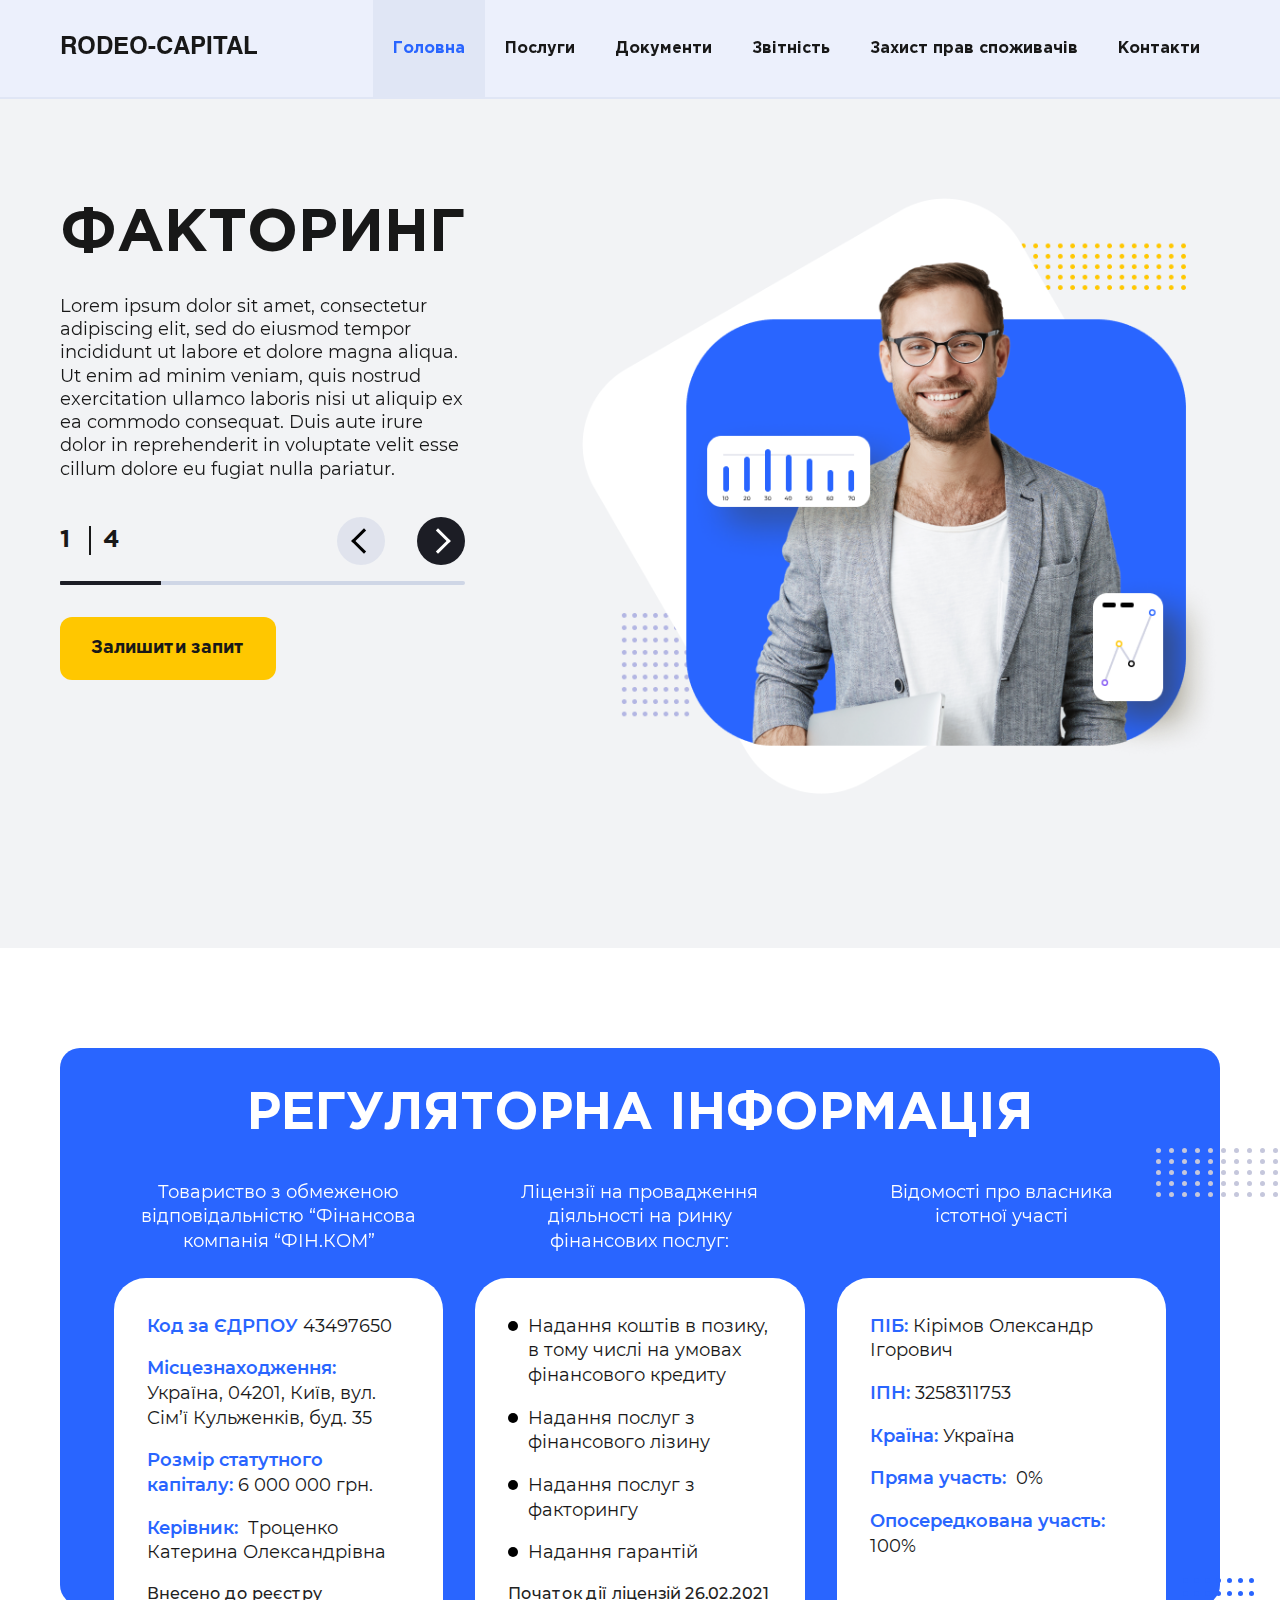
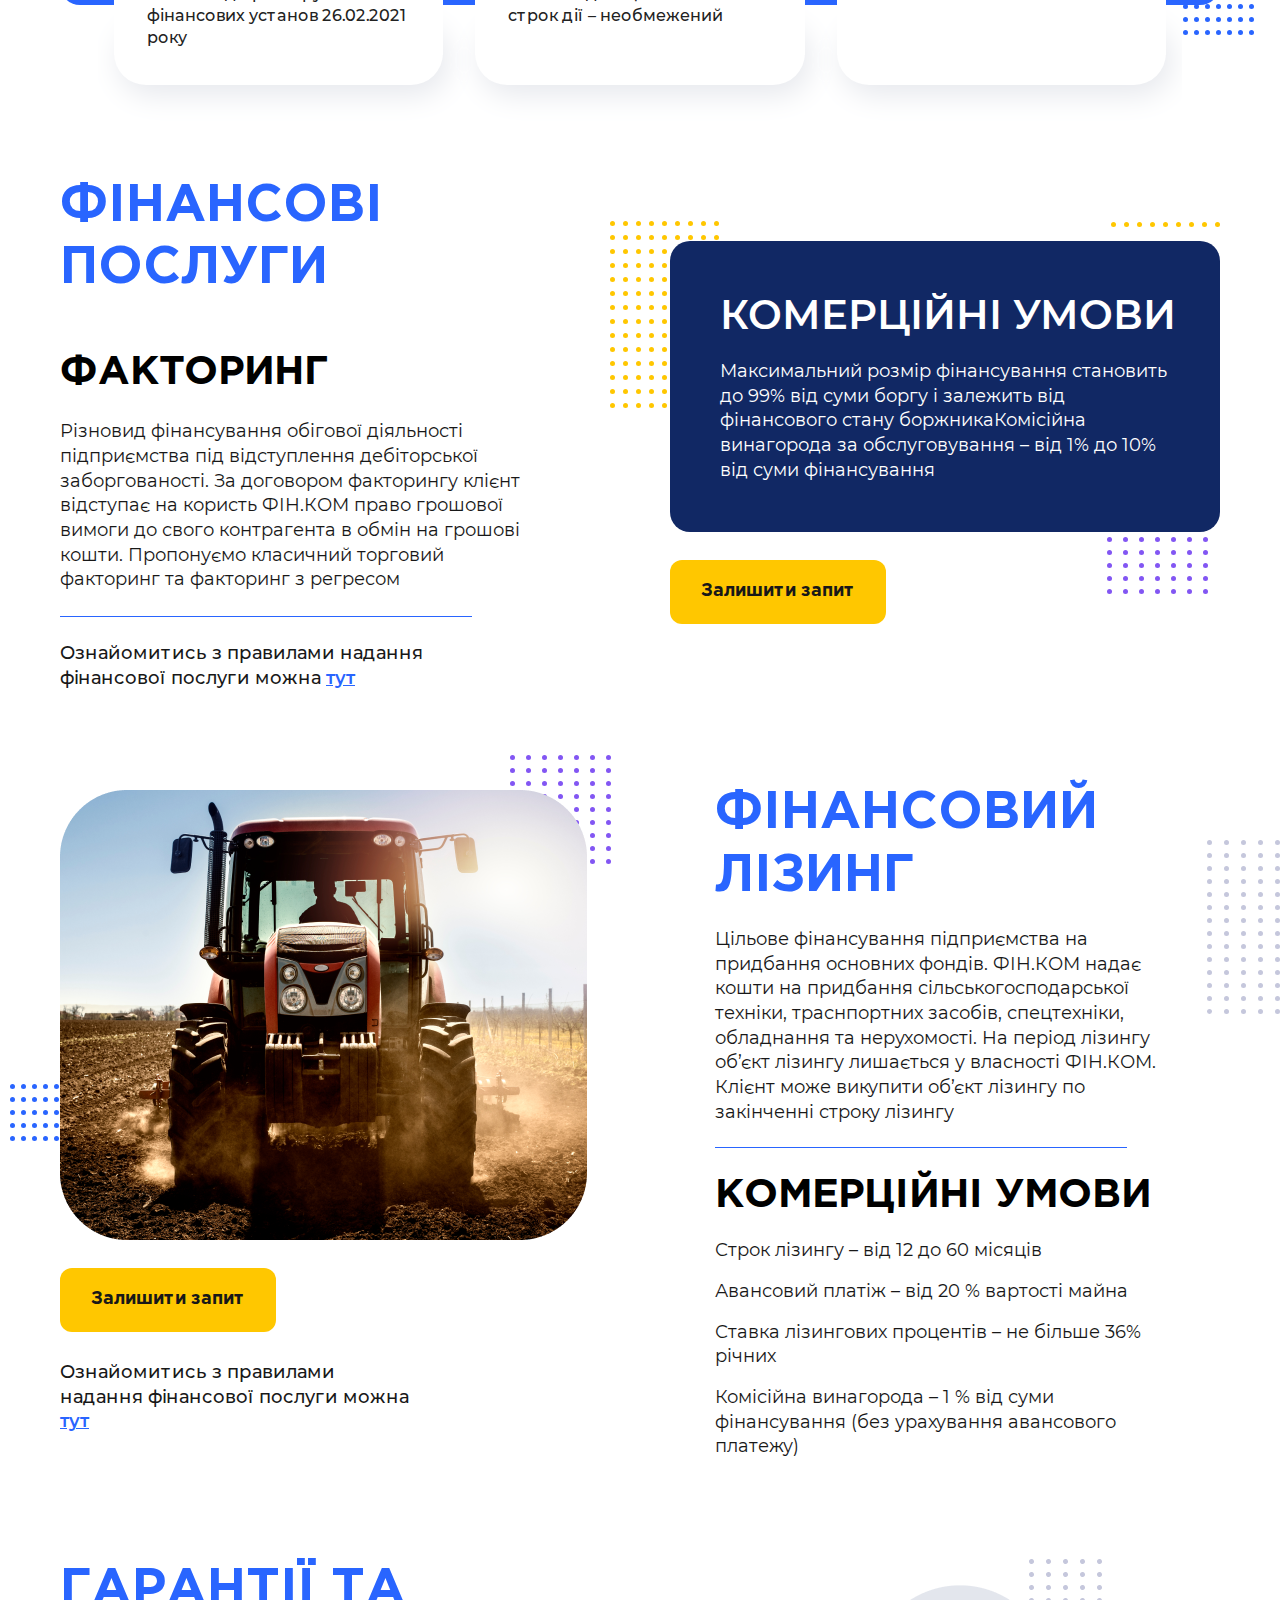
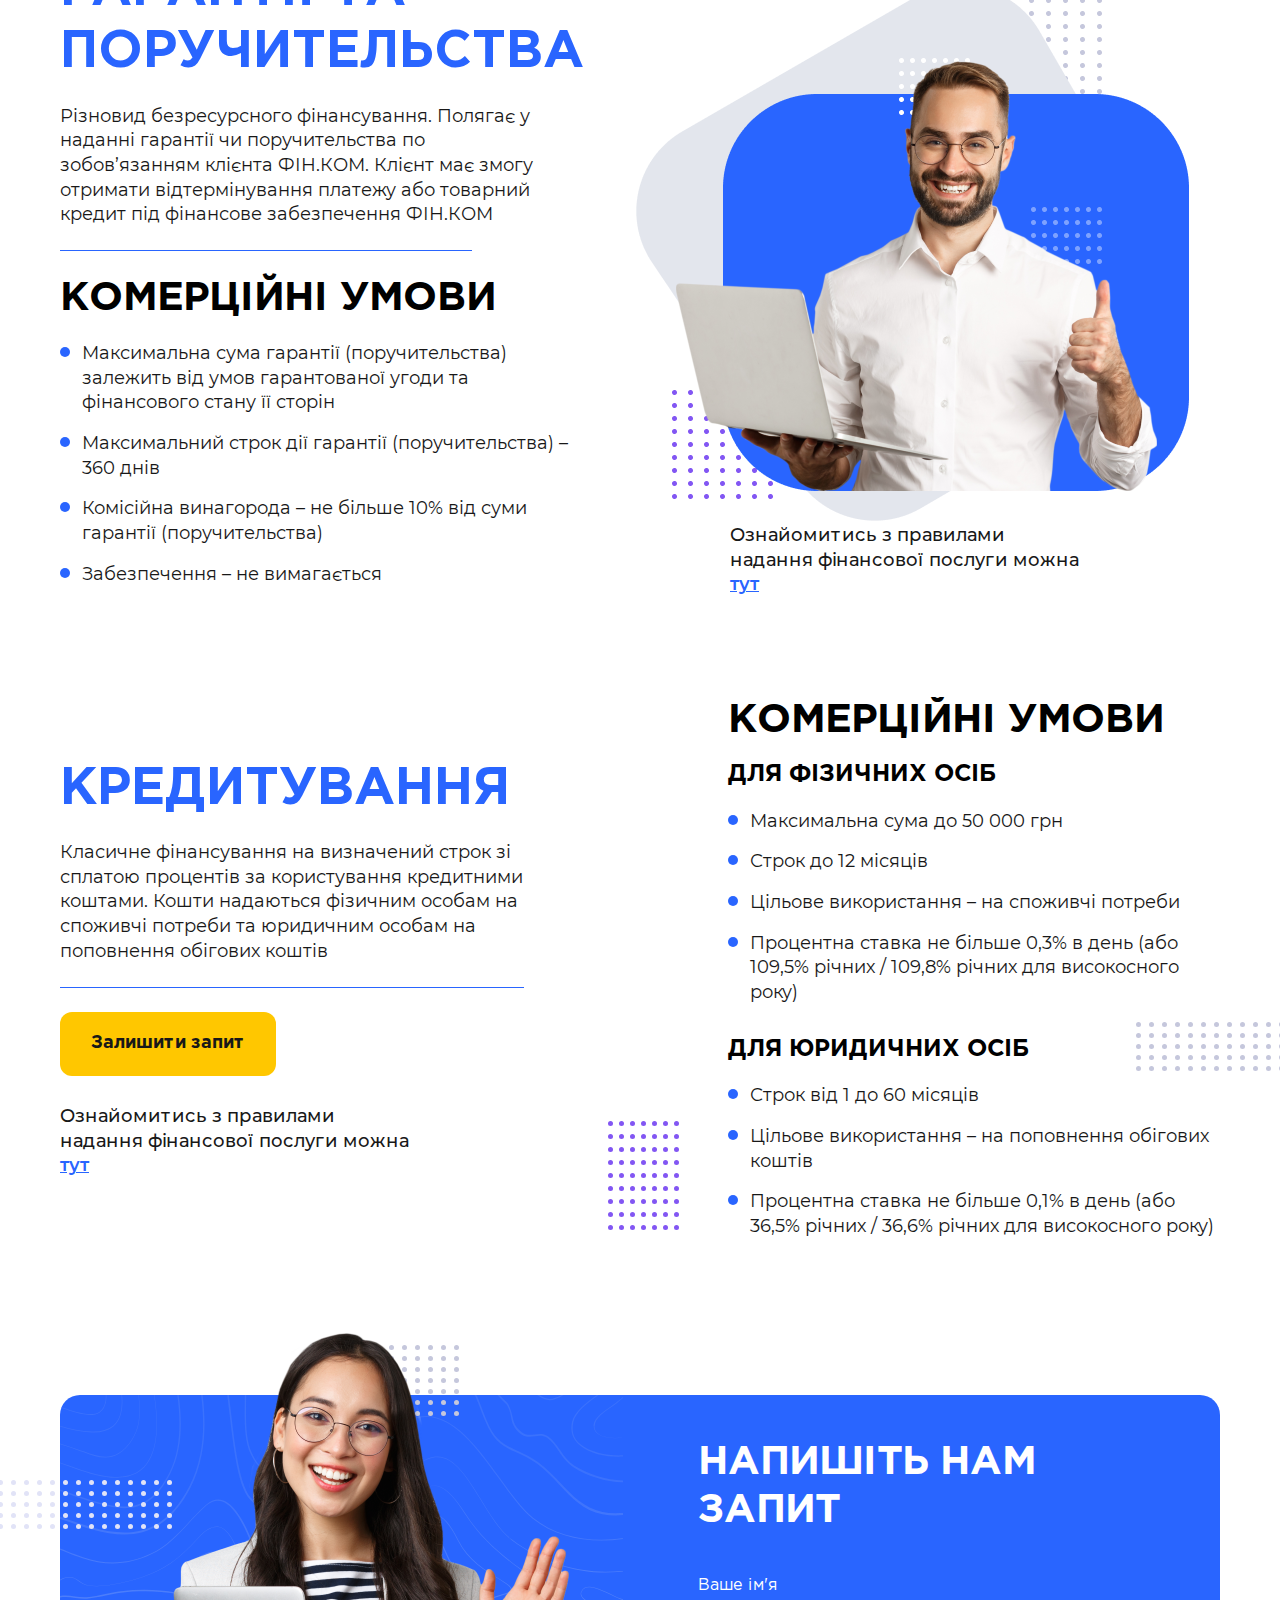
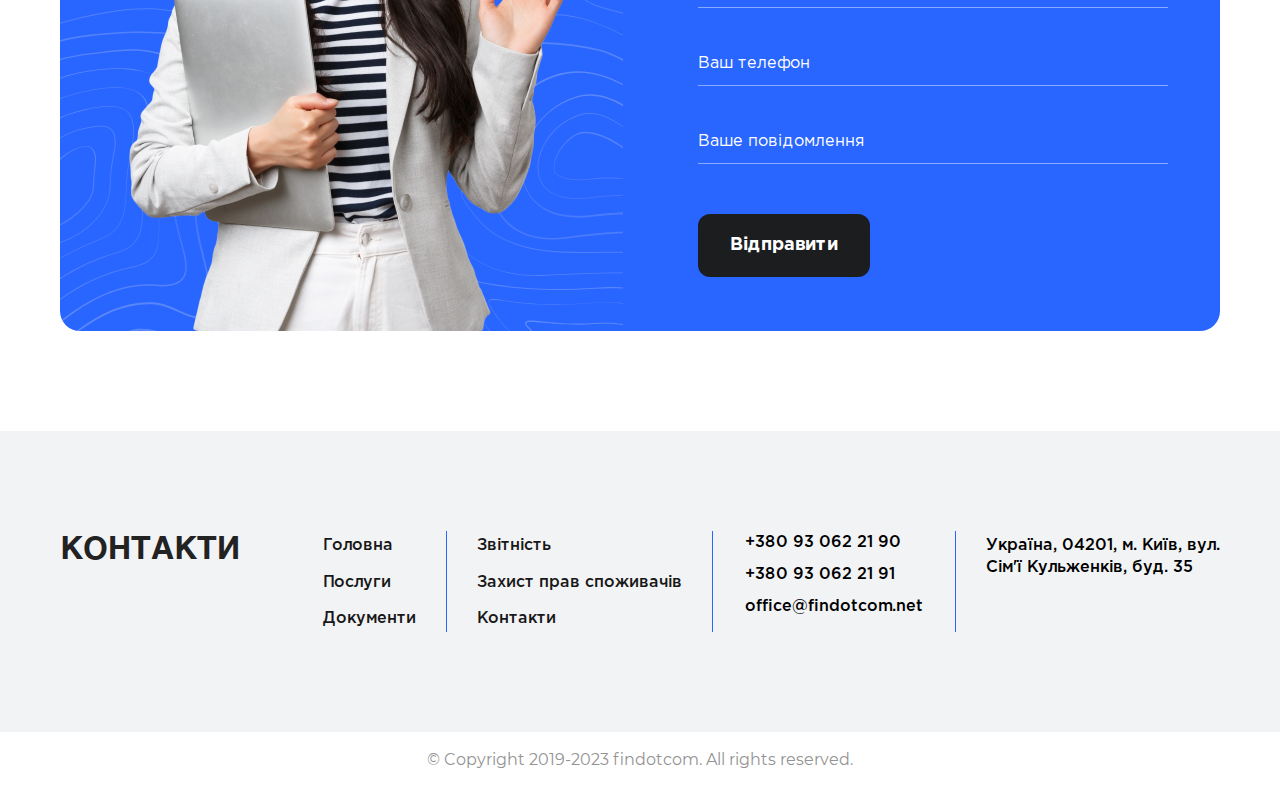
<file: index.html>
<!DOCTYPE html>
<html lang="en">
	<head>
		<meta charset="UTF-8">
		<meta name="viewport" content="width=device-width, initial-scale=1, maximum-scale=1">
		<title>Rodeo Capital</title>
        <link rel="stylesheet" href="fonts/fonts.css">
        <link rel="stylesheet" href="css/swiper-bundle.min.css">
        <link rel="stylesheet" href="css/style.css">

 
	</head>
	<body>

		<div class="popup popup--menu">
			<div class="popup__inner">
				<p class="popup__title">rodeo-capital</p>
				<div class="nav__toggle">
                  <span class="line-burger line-active"></span>
               </div>
			</div>
			<ul class="popup__list">
				<li><a href="#main" class="popup__link popup__link--active">Головна</a></li>
				<li><a href="#services" class="popup__link">Послуги</a></li>
				<li><a href="#" class="popup__link">Документи</a></li>
				<li><a href="#" class="popup__link">Звітність</a></li>
				<li><a href="#" class="popup__link">Захист прав споживачів</a></li>
				<li><a href="#contacts" class="popup__link">Контакти</a></li>
			</ul>
		</div>

		<header class="header">
			<div class="container">
				<div class="header__wrap">
					<a href="#" class="header__title">rodeo-capital</a>
					<ul class="header__list">
						<li><a href="#main" class="header__link header__link--active">Головна</a></li>
						<li><a href="#services" class="header__link">Послуги</a></li>
						<li><a href="#" class="header__link">Документи</a></li>
						<li><a href="#" class="header__link">Звітність</a></li>
						<li><a href="#" class="header__link">Захист прав споживачів</a></li>
						<li><a href="#callback" class="header__link">Контакти</a></li>
					</ul>
					<div class="nav__toggle">
	                  <span class="line-burger"></span>
	               </div>
				</div>
			</div>
		</header>

		<section class="factoring" id="main">
			<div class="factoring__box">
				<div class="factoring__mob-pic">
					<img src="img/fact-pic-mob.png" alt="factoring">
				</div>
				<div class="container">	
					<div class="factoring__wrap">
						<div class="factoring__item factoring__item--content">
							<div class="factoring__block">		
								<div class="swiper factoring__holder">
									<div class="swiper-wrapper">
										<div class="swiper-slide">
											<p class="factoring__title">Факторинг</p>
											<div class="factoring__text">	
												<p>Lorem ipsum dolor sit amet, consectetur adipiscing elit, sed do eiusmod tempor incididunt ut labore et dolore magna aliqua. Ut enim ad minim veniam, quis nostrud exercitation ullamco laboris nisi ut aliquip ex ea commodo consequat. Duis aute irure dolor in reprehenderit in voluptate velit esse cillum dolore eu fugiat nulla pariatur.</p>
											</div>
										</div>
										<div class="swiper-slide">
											<p class="factoring__title">title 2</p>
											<div class="factoring__text">	
												<p>Lorem ipsum dolor sit amet, consectetur adipiscing elit, sed do eiusmod tempor incididunt ut labore et dolore magna aliqua. Ut enim ad minim veniam, quis nostrud exercitation ullamco laboris nisi ut aliquip ex ea commodo consequat. Duis aute irure dolor in reprehenderit in voluptate velit esse cillum dolore eu fugiat nulla pariatur.</p>
											</div>
										</div>
										<div class="swiper-slide">
											<p class="factoring__title">title 3</p>
											<div class="factoring__text">	
												<p>Lorem ipsum dolor sit amet, consectetur adipiscing elit, sed do eiusmod tempor incididunt ut labore et dolore magna aliqua. Ut enim ad minim veniam, quis nostrud exercitation ullamco laboris nisi ut aliquip ex ea commodo consequat. Duis aute irure dolor in reprehenderit in voluptate velit esse cillum dolore eu fugiat nulla pariatur.</p>
											</div>
										</div>
										<div class="swiper-slide">
											<p class="factoring__title">title 4</p>
											<div class="factoring__text">	
												<p>Lorem ipsum dolor sit amet, consectetur adipiscing elit, sed do eiusmod tempor incididunt ut labore et dolore magna aliqua. Ut enim ad minim veniam, quis nostrud exercitation ullamco laboris nisi ut aliquip ex ea commodo consequat. Duis aute irure dolor in reprehenderit in voluptate velit esse cillum dolore eu fugiat nulla pariatur.</p>
											</div>
										</div>
									</div>
									<div class="factoring__inner">
										<div class="factoring__details">
											<p class="factoring__current">1</p>
											<p class="factoring__total">1</p>
										</div>
										<div class="factoring__wrap-btn">
											<div class="swiper-button-prev"></div>
											<div class="swiper-button-next"></div>
										</div>
									</div>
	    							<div class="swiper-pagination"></div>
								</div>
								<button class="btn">Залишити запит</button>
							</div>	
						</div>
						<div class="factoring__item factoring__item--image">
							<img src="img/fact-pic.png" alt="factoring">
						</div>	
					</div>
				</div>
			</div>
		</section>

		<section class="info">
			<div class="container">
				<p class="info__mobtitle">Регуляторна інформація</p>
				<div class="info__holder">
					<p class="info__title">Регуляторна інформація</p>
					<div class="swiper info__wrap">
						<div class="swiper-wrapper">
							<div class="info__item swiper-slide">
								<p class="info__elem">Товариство з обмеженою відповідальністю “Фінансова компанія “ФІН.КОМ”</p>
								<div class="info__desc">
									<p><strong>Код за ЄДРПОУ</strong>43497650</p>
									<p><strong>Місцезнаходження:</strong> Україна, 04201, Київ, вул. Сім’ї Кульженків, буд. 35</p>
									<p><strong>Розмір статутного капіталу:</strong>6 000 000 грн.</p>
									<p><strong>Керівник:</strong> Троценко Катерина Олександрівна</p>
									<span>Внесено до реєстру фінансових установ 26.02.2021 року</span>
								</div>
							</div>
							<div class="info__item swiper-slide">
								<p class="info__elem">Ліцензії на провадження діяльності на ринку фінансових послуг:</p>
								<div class="info__desc">
									<ul>
										<li>Надання коштів в позику, в тому числі на умовах фінансового кредиту</li>
										<li>Надання послуг з фінансового лізину</li>
										<li>Надання послуг з факторингу</li>
										<li>Надання гарантій</li>
									</ul>
									<span>Початок дії ліцензій 26.02.2021 строк дії – необмежений</span>
								</div>
							</div>
							<div class="info__item swiper-slide">
								<p class="info__elem">Відомості про власника істотної участі</p>
								<div class="info__desc">
									<p><strong>ПІБ:</strong>Кірімов Олександр Ігорович</p>
									<p><strong>ІПН:</strong>3258311753</p>
									<p><strong>Країна:</strong>Україна</p>
									<p><strong>Пряма участь:</strong> 0%</p>
									<p><strong>Опосередкована участь:</strong>  100%</p>
								</div>
							</div>
						</div>
					</div>
					<div class="info__details">
						<p class="info__current">1</p>
						<p class="info__total">1</p>
					</div>
					<div class="swiper-pagination"></div>
					<div class="info__decor1">
						<svg width="71" height="109" viewBox="0 0 71 109" fill="#8256F3" xmlns="http://www.w3.org/2000/svg">
							<circle cx="2.5" cy="106.5" r="2.5" transform="rotate(-90 2.5 106.5)"/>
							<circle cx="13.5" cy="106.5" r="2.5" transform="rotate(-90 13.5 106.5)"/>
							<circle cx="24.5" cy="106.5" r="2.5" transform="rotate(-90 24.5 106.5)"/>
							<circle cx="35.5" cy="106.5" r="2.5" transform="rotate(-90 35.5 106.5)"/>
							<circle cx="46.5" cy="106.5" r="2.5" transform="rotate(-90 46.5 106.5)"/>
							<circle cx="57.5" cy="106.5" r="2.5" transform="rotate(-90 57.5 106.5)"/>
							<circle cx="68.5" cy="106.5" r="2.5" transform="rotate(-90 68.5 106.5)"/>
							<circle cx="2.5" cy="93.5" r="2.5" transform="rotate(-90 2.5 93.5)"/>
							<circle cx="13.5" cy="93.5" r="2.5" transform="rotate(-90 13.5 93.5)"/>
							<circle cx="24.5" cy="93.5" r="2.5" transform="rotate(-90 24.5 93.5)"/>
							<circle cx="35.5" cy="93.5" r="2.5" transform="rotate(-90 35.5 93.5)"/>
							<circle cx="46.5" cy="93.5" r="2.5" transform="rotate(-90 46.5 93.5)"/>
							<circle cx="57.5" cy="93.5" r="2.5" transform="rotate(-90 57.5 93.5)"/>
							<circle cx="68.5" cy="93.5" r="2.5" transform="rotate(-90 68.5 93.5)"/>
							<circle cx="2.5" cy="80.5" r="2.5" transform="rotate(-90 2.5 80.5)"/>
							<circle cx="13.5" cy="80.5" r="2.5" transform="rotate(-90 13.5 80.5)"/>
							<circle cx="24.5" cy="80.5" r="2.5" transform="rotate(-90 24.5 80.5)"/>
							<circle cx="35.5" cy="80.5" r="2.5" transform="rotate(-90 35.5 80.5)"/>
							<circle cx="46.5" cy="80.5" r="2.5" transform="rotate(-90 46.5 80.5)"/>
							<circle cx="57.5" cy="80.5" r="2.5" transform="rotate(-90 57.5 80.5)"/>
							<circle cx="68.5" cy="80.5" r="2.5" transform="rotate(-90 68.5 80.5)"/>
							<circle cx="2.5" cy="67.5" r="2.5" transform="rotate(-90 2.5 67.5)"/>
							<circle cx="13.5" cy="67.5" r="2.5" transform="rotate(-90 13.5 67.5)"/>
							<circle cx="24.5" cy="67.5" r="2.5" transform="rotate(-90 24.5 67.5)"/>
							<circle cx="35.5" cy="67.5" r="2.5" transform="rotate(-90 35.5 67.5)"/>
							<circle cx="46.5" cy="67.5" r="2.5" transform="rotate(-90 46.5 67.5)"/>
							<circle cx="57.5" cy="67.5" r="2.5" transform="rotate(-90 57.5 67.5)"/>
							<circle cx="68.5" cy="67.5" r="2.5" transform="rotate(-90 68.5 67.5)"/>
							<circle cx="2.5" cy="54.5" r="2.5" transform="rotate(-90 2.5 54.5)"/>
							<circle cx="13.5" cy="54.5" r="2.5" transform="rotate(-90 13.5 54.5)"/>
							<circle cx="24.5" cy="54.5" r="2.5" transform="rotate(-90 24.5 54.5)"/>
							<circle cx="35.5" cy="54.5" r="2.5" transform="rotate(-90 35.5 54.5)"/>
							<circle cx="46.5" cy="54.5" r="2.5" transform="rotate(-90 46.5 54.5)"/>
							<circle cx="57.5" cy="54.5" r="2.5" transform="rotate(-90 57.5 54.5)"/>
							<circle cx="68.5" cy="54.5" r="2.5" transform="rotate(-90 68.5 54.5)"/>
							<circle cx="2.5" cy="41.5" r="2.5" transform="rotate(-90 2.5 41.5)"/>
							<circle cx="13.5" cy="41.5" r="2.5" transform="rotate(-90 13.5 41.5)"/>
							<circle cx="24.5" cy="41.5" r="2.5" transform="rotate(-90 24.5 41.5)"/>
							<circle cx="35.5" cy="41.5" r="2.5" transform="rotate(-90 35.5 41.5)"/>
							<circle cx="46.5" cy="41.5" r="2.5" transform="rotate(-90 46.5 41.5)"/>
							<circle cx="57.5" cy="41.5" r="2.5" transform="rotate(-90 57.5 41.5)"/>
							<circle cx="68.5" cy="41.5" r="2.5" transform="rotate(-90 68.5 41.5)"/>
							<circle cx="2.5" cy="28.5" r="2.5" transform="rotate(-90 2.5 28.5)"/>
							<circle cx="13.5" cy="28.5" r="2.5" transform="rotate(-90 13.5 28.5)"/>
							<circle cx="24.5" cy="28.5" r="2.5" transform="rotate(-90 24.5 28.5)"/>
							<circle cx="35.5" cy="28.5" r="2.5" transform="rotate(-90 35.5 28.5)"/>
							<circle cx="46.5" cy="28.5" r="2.5" transform="rotate(-90 46.5 28.5)"/>
							<circle cx="57.5" cy="28.5" r="2.5" transform="rotate(-90 57.5 28.5)"/>
							<circle cx="68.5" cy="28.5" r="2.5" transform="rotate(-90 68.5 28.5)"/>
							<circle cx="2.5" cy="15.5" r="2.5" transform="rotate(-90 2.5 15.5)"/>
							<circle cx="13.5" cy="15.5" r="2.5" transform="rotate(-90 13.5 15.5)"/>
							<circle cx="24.5" cy="15.5" r="2.5" transform="rotate(-90 24.5 15.5)"/>
							<circle cx="35.5" cy="15.5" r="2.5" transform="rotate(-90 35.5 15.5)"/>
							<circle cx="46.5" cy="15.5" r="2.5" transform="rotate(-90 46.5 15.5)"/>
							<circle cx="57.5" cy="15.5" r="2.5" transform="rotate(-90 57.5 15.5)"/>
							<circle cx="68.5" cy="15.5" r="2.5" transform="rotate(-90 68.5 15.5)"/>
							<circle cx="2.5" cy="2.5" r="2.5" transform="rotate(-90 2.5 2.5)"/>
							<circle cx="13.5" cy="2.5" r="2.5" transform="rotate(-90 13.5 2.5)"/>
							<circle cx="24.5" cy="2.5" r="2.5" transform="rotate(-90 24.5 2.5)"/>
							<circle cx="35.5" cy="2.5" r="2.5" transform="rotate(-90 35.5 2.5)"/>
							<circle cx="46.5" cy="2.5" r="2.5" transform="rotate(-90 46.5 2.5)"/>
							<circle cx="57.5" cy="2.5" r="2.5" transform="rotate(-90 57.5 2.5)"/>
							<circle cx="68.5" cy="2.5" r="2.5" transform="rotate(-90 68.5 2.5)"/>
						</svg>
					</div>
					<div class="info__decor2">
						<svg width="174" height="49" viewBox="0 0 174 49" fill="#C5C7DC" xmlns="http://www.w3.org/2000/svg">
							<circle cx="2.5" cy="2.5" r="2.5"/>
							<circle cx="2.5" cy="13.5" r="2.5"/>
							<circle cx="2.5" cy="24.5" r="2.5"/>
							<circle cx="2.5" cy="35.5" r="2.5"/>
							<circle cx="2.5" cy="46.5" r="2.5"/>
							<circle cx="15.5" cy="2.5" r="2.5"/>
							<circle cx="15.5" cy="13.5" r="2.5"/>
							<circle cx="15.5" cy="24.5" r="2.5"/>
							<circle cx="15.5" cy="35.5" r="2.5"/>
							<circle cx="15.5" cy="46.5" r="2.5"/>
							<circle cx="28.5" cy="2.5" r="2.5"/>
							<circle cx="28.5" cy="13.5" r="2.5"/>
							<circle cx="28.5" cy="24.5" r="2.5"/>
							<circle cx="28.5" cy="35.5" r="2.5"/>
							<circle cx="28.5" cy="46.5" r="2.5"/>
							<circle cx="41.5" cy="2.5" r="2.5"/>
							<circle cx="41.5" cy="13.5" r="2.5"/>
							<circle cx="41.5" cy="24.5" r="2.5"/>
							<circle cx="41.5" cy="35.5" r="2.5"/>
							<circle cx="41.5" cy="46.5" r="2.5"/>
							<circle cx="54.5" cy="2.5" r="2.5"/>
							<circle cx="54.5" cy="13.5" r="2.5"/>
							<circle cx="54.5" cy="24.5" r="2.5"/>
							<circle cx="54.5" cy="35.5" r="2.5"/>
							<circle cx="54.5" cy="46.5" r="2.5"/>
							<circle cx="67.5" cy="2.5" r="2.5"/>
							<circle cx="67.5" cy="13.5" r="2.5"/>
							<circle cx="67.5" cy="24.5" r="2.5"/>
							<circle cx="67.5" cy="35.5" r="2.5"/>
							<circle cx="67.5" cy="46.5" r="2.5"/>
							<circle cx="80.5" cy="2.5" r="2.5"/>
							<circle cx="80.5" cy="13.5" r="2.5"/>
							<circle cx="80.5" cy="24.5" r="2.5"/>
							<circle cx="80.5" cy="35.5" r="2.5"/>
							<circle cx="80.5" cy="46.5" r="2.5"/>
							<circle cx="93.5" cy="2.5" r="2.5"/>
							<circle cx="93.5" cy="13.5" r="2.5"/>
							<circle cx="93.5" cy="24.5" r="2.5"/>
							<circle cx="93.5" cy="35.5" r="2.5"/>
							<circle cx="93.5" cy="46.5" r="2.5"/>
							<circle cx="106.5" cy="2.5" r="2.5"/>
							<circle cx="106.5" cy="13.5" r="2.5"/>
							<circle cx="106.5" cy="24.5" r="2.5"/>
							<circle cx="106.5" cy="35.5" r="2.5"/>
							<circle cx="106.5" cy="46.5" r="2.5"/>
							<circle cx="119.5" cy="2.5" r="2.5"/>
							<circle cx="119.5" cy="13.5" r="2.5"/>
							<circle cx="119.5" cy="24.5" r="2.5"/>
							<circle cx="119.5" cy="35.5" r="2.5"/>
							<circle cx="119.5" cy="46.5" r="2.5"/>
							<circle cx="132.5" cy="2.5" r="2.5"/>
							<circle cx="132.5" cy="13.5" r="2.5"/>
							<circle cx="132.5" cy="24.5" r="2.5"/>
							<circle cx="132.5" cy="35.5" r="2.5"/>
							<circle cx="132.5" cy="46.5" r="2.5"/>
							<circle cx="145.5" cy="2.5" r="2.5"/>
							<circle cx="145.5" cy="13.5" r="2.5"/>
							<circle cx="145.5" cy="24.5" r="2.5"/>
							<circle cx="145.5" cy="35.5" r="2.5"/>
							<circle cx="145.5" cy="46.5" r="2.5"/>
							<circle cx="158.5" cy="2.5" r="2.5"/>
							<circle cx="158.5" cy="13.5" r="2.5"/>
							<circle cx="158.5" cy="24.5" r="2.5"/>
							<circle cx="158.5" cy="35.5" r="2.5"/>
							<circle cx="158.5" cy="46.5" r="2.5"/>
							<circle cx="171.5" cy="2.5" r="2.5"/>
							<circle cx="171.5" cy="13.5" r="2.5"/>
							<circle cx="171.5" cy="24.5" r="2.5"/>
							<circle cx="171.5" cy="35.5" r="2.5"/>
							<circle cx="171.5" cy="46.5" r="2.5"/>
							</svg>
					</div>
					<div class="info__decor3">
						<svg width="71" height="57" viewBox="0 0 71 57" fill="#2965FF" xmlns="http://www.w3.org/2000/svg">
							<circle cx="2.5" cy="54.5" r="2.5" transform="rotate(-90 2.5 54.5)"/>
							<circle cx="13.5" cy="54.5" r="2.5" transform="rotate(-90 13.5 54.5)"/>
							<circle cx="24.5" cy="54.5" r="2.5" transform="rotate(-90 24.5 54.5)"/>
							<circle cx="35.5" cy="54.5" r="2.5" transform="rotate(-90 35.5 54.5)"/>
							<circle cx="46.5" cy="54.5" r="2.5" transform="rotate(-90 46.5 54.5)"/>
							<circle cx="57.5" cy="54.5" r="2.5" transform="rotate(-90 57.5 54.5)"/>
							<circle cx="68.5" cy="54.5" r="2.5" transform="rotate(-90 68.5 54.5)"/>
							<circle cx="2.5" cy="41.5" r="2.5" transform="rotate(-90 2.5 41.5)"/>
							<circle cx="13.5" cy="41.5" r="2.5" transform="rotate(-90 13.5 41.5)"/>
							<circle cx="24.5" cy="41.5" r="2.5" transform="rotate(-90 24.5 41.5)"/>
							<circle cx="35.5" cy="41.5" r="2.5" transform="rotate(-90 35.5 41.5)"/>
							<circle cx="46.5" cy="41.5" r="2.5" transform="rotate(-90 46.5 41.5)"/>
							<circle cx="57.5" cy="41.5" r="2.5" transform="rotate(-90 57.5 41.5)"/>
							<circle cx="68.5" cy="41.5" r="2.5" transform="rotate(-90 68.5 41.5)"/>
							<circle cx="2.5" cy="28.5" r="2.5" transform="rotate(-90 2.5 28.5)"/>
							<circle cx="13.5" cy="28.5" r="2.5" transform="rotate(-90 13.5 28.5)"/>
							<circle cx="24.5" cy="28.5" r="2.5" transform="rotate(-90 24.5 28.5)"/>
							<circle cx="35.5" cy="28.5" r="2.5" transform="rotate(-90 35.5 28.5)"/>
							<circle cx="46.5" cy="28.5" r="2.5" transform="rotate(-90 46.5 28.5)"/>
							<circle cx="57.5" cy="28.5" r="2.5" transform="rotate(-90 57.5 28.5)"/>
							<circle cx="68.5" cy="28.5" r="2.5" transform="rotate(-90 68.5 28.5)"/>
							<circle cx="2.5" cy="15.5" r="2.5" transform="rotate(-90 2.5 15.5)"/>
							<circle cx="13.5" cy="15.5" r="2.5" transform="rotate(-90 13.5 15.5)"/>
							<circle cx="24.5" cy="15.5" r="2.5" transform="rotate(-90 24.5 15.5)"/>
							<circle cx="35.5" cy="15.5" r="2.5" transform="rotate(-90 35.5 15.5)"/>
							<circle cx="46.5" cy="15.5" r="2.5" transform="rotate(-90 46.5 15.5)"/>
							<circle cx="57.5" cy="15.5" r="2.5" transform="rotate(-90 57.5 15.5)"/>
							<circle cx="68.5" cy="15.5" r="2.5" transform="rotate(-90 68.5 15.5)"/>
							<circle cx="2.5" cy="2.5" r="2.5" transform="rotate(-90 2.5 2.5)"/>
							<circle cx="13.5" cy="2.5" r="2.5" transform="rotate(-90 13.5 2.5)"/>
							<circle cx="24.5" cy="2.5" r="2.5" transform="rotate(-90 24.5 2.5)"/>
							<circle cx="35.5" cy="2.5" r="2.5" transform="rotate(-90 35.5 2.5)"/>
							<circle cx="46.5" cy="2.5" r="2.5" transform="rotate(-90 46.5 2.5)"/>
							<circle cx="57.5" cy="2.5" r="2.5" transform="rotate(-90 57.5 2.5)"/>
							<circle cx="68.5" cy="2.5" r="2.5" transform="rotate(-90 68.5 2.5)"/>
						</svg>
					</div>
				</div>
			</div>
		</section>

		<section class="services" id="services">
			<div class="container">
				<div class="services__wrap">
					<div class="services__item services__item--content">
						<p class="title">Фінансові послуги</p>
						<p class="services__subtitle">Факторинг</p>
						<div class="services__text">
							<p>Різновид фінансування обігової діяльності підприємства під відступлення дебіторської заборгованості. За договором факторингу клієнт відступає на користь ФІН.КОМ право грошової вимоги до свого контрагента в обмін на грошові кошти. Пропонуємо класичний торговий факторинг та факторинг з регресом</p>
						</div>
						<div class="services__desc">
							<p>Ознайомитись з правилами надання фінансової послуги можна <a target="_blank" href="files/pravyla-nadannia-poslu-z-faktorynhu.pdf">тут</a></p>
						</div>
					</div>
					<div class="services__item services__item--info">
						<div class="services__inner">
							<div class="services__holder">
								<p class="services__elem">комерційні умови</p>
								<div class="services__block">
									<p>Максимальний розмір фінансування становить до 99% від суми боргу і залежить від фінансового стану боржникаКомісійна винагорода за обслуговування – від 1% до 10% від суми фінансування</p>
								</div>
							</div>
							
							<button class="btn">Залишити запит</button>
							
							<div class="services__decor1">
								<svg width="109" height="187" viewBox="0 0 109 187" fill="none" xmlns="http://www.w3.org/2000/svg">
									<circle cx="106.5" cy="86.5" r="2.5" transform="rotate(180 106.5 86.5)" fill="#FFC700"/>
									<circle cx="106.5" cy="72.5" r="2.5" transform="rotate(180 106.5 72.5)" fill="#FFC700"/>
									<circle cx="106.5" cy="58.5" r="2.5" transform="rotate(180 106.5 58.5)" fill="#FFC700"/>
									<circle cx="106.5" cy="44.5" r="2.5" transform="rotate(180 106.5 44.5)" fill="#FFC700"/>
									<circle cx="106.5" cy="30.5" r="2.5" transform="rotate(180 106.5 30.5)" fill="#FFC700"/>
									<circle cx="106.5" cy="16.5" r="2.5" transform="rotate(180 106.5 16.5)" fill="#FFC700"/>
									<circle cx="106.5" cy="2.5" r="2.5" transform="rotate(180 106.5 2.5)" fill="#FFC700"/>
									<circle cx="93.5" cy="86.5" r="2.5" transform="rotate(180 93.5 86.5)" fill="#FFC700"/>
									<circle cx="93.5" cy="72.5" r="2.5" transform="rotate(180 93.5 72.5)" fill="#FFC700"/>
									<circle cx="93.5" cy="58.5" r="2.5" transform="rotate(180 93.5 58.5)" fill="#FFC700"/>
									<circle cx="93.5" cy="44.5" r="2.5" transform="rotate(180 93.5 44.5)" fill="#FFC700"/>
									<circle cx="93.5" cy="30.5" r="2.5" transform="rotate(180 93.5 30.5)" fill="#FFC700"/>
									<circle cx="93.5" cy="16.5" r="2.5" transform="rotate(180 93.5 16.5)" fill="#FFC700"/>
									<circle cx="93.5" cy="2.5" r="2.5" transform="rotate(180 93.5 2.5)" fill="#FFC700"/>
									<circle cx="80.5" cy="86.5" r="2.5" transform="rotate(180 80.5 86.5)" fill="#FFC700"/>
									<circle cx="80.5" cy="72.5" r="2.5" transform="rotate(180 80.5 72.5)" fill="#FFC700"/>
									<circle cx="80.5" cy="58.5" r="2.5" transform="rotate(180 80.5 58.5)" fill="#FFC700"/>
									<circle cx="80.5" cy="44.5" r="2.5" transform="rotate(180 80.5 44.5)" fill="#FFC700"/>
									<circle cx="80.5" cy="30.5" r="2.5" transform="rotate(180 80.5 30.5)" fill="#FFC700"/>
									<circle cx="80.5" cy="16.5" r="2.5" transform="rotate(180 80.5 16.5)" fill="#FFC700"/>
									<circle cx="80.5" cy="2.5" r="2.5" transform="rotate(180 80.5 2.5)" fill="#FFC700"/>
									<circle cx="67.5" cy="86.5" r="2.5" transform="rotate(180 67.5 86.5)" fill="#FFC700"/>
									<circle cx="67.5" cy="72.5" r="2.5" transform="rotate(180 67.5 72.5)" fill="#FFC700"/>
									<circle cx="67.5" cy="58.5" r="2.5" transform="rotate(180 67.5 58.5)" fill="#FFC700"/>
									<circle cx="67.5" cy="44.5" r="2.5" transform="rotate(180 67.5 44.5)" fill="#FFC700"/>
									<circle cx="67.5" cy="30.5" r="2.5" transform="rotate(180 67.5 30.5)" fill="#FFC700"/>
									<circle cx="67.5" cy="16.5" r="2.5" transform="rotate(180 67.5 16.5)" fill="#FFC700"/>
									<circle cx="67.5" cy="2.5" r="2.5" transform="rotate(180 67.5 2.5)" fill="#FFC700"/>
									<circle cx="54.5" cy="86.5" r="2.5" transform="rotate(180 54.5 86.5)" fill="#FFC700"/>
									<circle cx="54.5" cy="72.5" r="2.5" transform="rotate(180 54.5 72.5)" fill="#FFC700"/>
									<circle cx="54.5" cy="58.5" r="2.5" transform="rotate(180 54.5 58.5)" fill="#FFC700"/>
									<circle cx="54.5" cy="44.5" r="2.5" transform="rotate(180 54.5 44.5)" fill="#FFC700"/>
									<circle cx="54.5" cy="30.5" r="2.5" transform="rotate(180 54.5 30.5)" fill="#FFC700"/>
									<circle cx="54.5" cy="16.5" r="2.5" transform="rotate(180 54.5 16.5)" fill="#FFC700"/>
									<circle cx="54.5" cy="2.5" r="2.5" transform="rotate(180 54.5 2.5)" fill="#FFC700"/>
									<circle cx="41.5" cy="86.5" r="2.5" transform="rotate(180 41.5 86.5)" fill="#FFC700"/>
									<circle cx="41.5" cy="72.5" r="2.5" transform="rotate(180 41.5 72.5)" fill="#FFC700"/>
									<circle cx="41.5" cy="58.5" r="2.5" transform="rotate(180 41.5 58.5)" fill="#FFC700"/>
									<circle cx="41.5" cy="44.5" r="2.5" transform="rotate(180 41.5 44.5)" fill="#FFC700"/>
									<circle cx="41.5" cy="30.5" r="2.5" transform="rotate(180 41.5 30.5)" fill="#FFC700"/>
									<circle cx="41.5" cy="16.5" r="2.5" transform="rotate(180 41.5 16.5)" fill="#FFC700"/>
									<circle cx="41.5" cy="2.5" r="2.5" transform="rotate(180 41.5 2.5)" fill="#FFC700"/>
									<circle cx="28.5" cy="86.5" r="2.5" transform="rotate(180 28.5 86.5)" fill="#FFC700"/>
									<circle cx="28.5" cy="72.5" r="2.5" transform="rotate(180 28.5 72.5)" fill="#FFC700"/>
									<circle cx="28.5" cy="58.5" r="2.5" transform="rotate(180 28.5 58.5)" fill="#FFC700"/>
									<circle cx="28.5" cy="44.5" r="2.5" transform="rotate(180 28.5 44.5)" fill="#FFC700"/>
									<circle cx="28.5" cy="30.5" r="2.5" transform="rotate(180 28.5 30.5)" fill="#FFC700"/>
									<circle cx="28.5" cy="16.5" r="2.5" transform="rotate(180 28.5 16.5)" fill="#FFC700"/>
									<circle cx="28.5" cy="2.5" r="2.5" transform="rotate(180 28.5 2.5)" fill="#FFC700"/>
									<circle cx="15.5" cy="86.5" r="2.5" transform="rotate(180 15.5 86.5)" fill="#FFC700"/>
									<circle cx="15.5" cy="72.5" r="2.5" transform="rotate(180 15.5 72.5)" fill="#FFC700"/>
									<circle cx="15.5" cy="58.5" r="2.5" transform="rotate(180 15.5 58.5)" fill="#FFC700"/>
									<circle cx="15.5" cy="44.5" r="2.5" transform="rotate(180 15.5 44.5)" fill="#FFC700"/>
									<circle cx="15.5" cy="30.5" r="2.5" transform="rotate(180 15.5 30.5)" fill="#FFC700"/>
									<circle cx="15.5" cy="16.5" r="2.5" transform="rotate(180 15.5 16.5)" fill="#FFC700"/>
									<circle cx="15.5" cy="2.5" r="2.5" transform="rotate(180 15.5 2.5)" fill="#FFC700"/>
									<circle cx="2.5" cy="86.5" r="2.5" transform="rotate(180 2.5 86.5)" fill="#FFC700"/>
									<circle cx="2.5" cy="72.5" r="2.5" transform="rotate(180 2.5 72.5)" fill="#FFC700"/>
									<circle cx="2.5" cy="58.5" r="2.5" transform="rotate(180 2.5 58.5)" fill="#FFC700"/>
									<circle cx="2.5" cy="44.5" r="2.5" transform="rotate(180 2.5 44.5)" fill="#FFC700"/>
									<circle cx="2.5" cy="30.5" r="2.5" transform="rotate(180 2.5 30.5)" fill="#FFC700"/>
									<circle cx="2.5" cy="16.5" r="2.5" transform="rotate(180 2.5 16.5)" fill="#FFC700"/>
									<circle cx="2.5" cy="2.5" r="2.5" transform="rotate(180 2.5 2.5)" fill="#FFC700"/>
									<circle cx="106.5" cy="184.5" r="2.5" transform="rotate(180 106.5 184.5)" fill="#FFC700"/>
									<circle cx="106.5" cy="170.5" r="2.5" transform="rotate(180 106.5 170.5)" fill="#FFC700"/>
									<circle cx="106.5" cy="156.5" r="2.5" transform="rotate(180 106.5 156.5)" fill="#FFC700"/>
									<circle cx="106.5" cy="142.5" r="2.5" transform="rotate(180 106.5 142.5)" fill="#FFC700"/>
									<circle cx="106.5" cy="128.5" r="2.5" transform="rotate(180 106.5 128.5)" fill="#FFC700"/>
									<circle cx="106.5" cy="114.5" r="2.5" transform="rotate(180 106.5 114.5)" fill="#FFC700"/>
									<circle cx="106.5" cy="100.5" r="2.5" transform="rotate(180 106.5 100.5)" fill="#FFC700"/>
									<circle cx="93.5" cy="184.5" r="2.5" transform="rotate(180 93.5 184.5)" fill="#FFC700"/>
									<circle cx="93.5" cy="170.5" r="2.5" transform="rotate(180 93.5 170.5)" fill="#FFC700"/>
									<circle cx="93.5" cy="156.5" r="2.5" transform="rotate(180 93.5 156.5)" fill="#FFC700"/>
									<circle cx="93.5" cy="142.5" r="2.5" transform="rotate(180 93.5 142.5)" fill="#FFC700"/>
									<circle cx="93.5" cy="128.5" r="2.5" transform="rotate(180 93.5 128.5)" fill="#FFC700"/>
									<circle cx="93.5" cy="114.5" r="2.5" transform="rotate(180 93.5 114.5)" fill="#FFC700"/>
									<circle cx="93.5" cy="100.5" r="2.5" transform="rotate(180 93.5 100.5)" fill="#FFC700"/>
									<circle cx="80.5" cy="184.5" r="2.5" transform="rotate(180 80.5 184.5)" fill="#FFC700"/>
									<circle cx="80.5" cy="170.5" r="2.5" transform="rotate(180 80.5 170.5)" fill="#FFC700"/>
									<circle cx="80.5" cy="156.5" r="2.5" transform="rotate(180 80.5 156.5)" fill="#FFC700"/>
									<circle cx="80.5" cy="142.5" r="2.5" transform="rotate(180 80.5 142.5)" fill="#FFC700"/>
									<circle cx="80.5" cy="128.5" r="2.5" transform="rotate(180 80.5 128.5)" fill="#FFC700"/>
									<circle cx="80.5" cy="114.5" r="2.5" transform="rotate(180 80.5 114.5)" fill="#FFC700"/>
									<circle cx="80.5" cy="100.5" r="2.5" transform="rotate(180 80.5 100.5)" fill="#FFC700"/>
									<circle cx="67.5" cy="184.5" r="2.5" transform="rotate(180 67.5 184.5)" fill="#FFC700"/>
									<circle cx="67.5" cy="170.5" r="2.5" transform="rotate(180 67.5 170.5)" fill="#FFC700"/>
									<circle cx="67.5" cy="156.5" r="2.5" transform="rotate(180 67.5 156.5)" fill="#FFC700"/>
									<circle cx="67.5" cy="142.5" r="2.5" transform="rotate(180 67.5 142.5)" fill="#FFC700"/>
									<circle cx="67.5" cy="128.5" r="2.5" transform="rotate(180 67.5 128.5)" fill="#FFC700"/>
									<circle cx="67.5" cy="114.5" r="2.5" transform="rotate(180 67.5 114.5)" fill="#FFC700"/>
									<circle cx="67.5" cy="100.5" r="2.5" transform="rotate(180 67.5 100.5)" fill="#FFC700"/>
									<circle cx="54.5" cy="184.5" r="2.5" transform="rotate(180 54.5 184.5)" fill="#FFC700"/>
									<circle cx="54.5" cy="170.5" r="2.5" transform="rotate(180 54.5 170.5)" fill="#FFC700"/>
									<circle cx="54.5" cy="156.5" r="2.5" transform="rotate(180 54.5 156.5)" fill="#FFC700"/>
									<circle cx="54.5" cy="142.5" r="2.5" transform="rotate(180 54.5 142.5)" fill="#FFC700"/>
									<circle cx="54.5" cy="128.5" r="2.5" transform="rotate(180 54.5 128.5)" fill="#FFC700"/>
									<circle cx="54.5" cy="114.5" r="2.5" transform="rotate(180 54.5 114.5)" fill="#FFC700"/>
									<circle cx="54.5" cy="100.5" r="2.5" transform="rotate(180 54.5 100.5)" fill="#FFC700"/>
									<circle cx="41.5" cy="184.5" r="2.5" transform="rotate(180 41.5 184.5)" fill="#FFC700"/>
									<circle cx="41.5" cy="170.5" r="2.5" transform="rotate(180 41.5 170.5)" fill="#FFC700"/>
									<circle cx="41.5" cy="156.5" r="2.5" transform="rotate(180 41.5 156.5)" fill="#FFC700"/>
									<circle cx="41.5" cy="142.5" r="2.5" transform="rotate(180 41.5 142.5)" fill="#FFC700"/>
									<circle cx="41.5" cy="128.5" r="2.5" transform="rotate(180 41.5 128.5)" fill="#FFC700"/>
									<circle cx="41.5" cy="114.5" r="2.5" transform="rotate(180 41.5 114.5)" fill="#FFC700"/>
									<circle cx="41.5" cy="100.5" r="2.5" transform="rotate(180 41.5 100.5)" fill="#FFC700"/>
									<circle cx="28.5" cy="184.5" r="2.5" transform="rotate(180 28.5 184.5)" fill="#FFC700"/>
									<circle cx="28.5" cy="170.5" r="2.5" transform="rotate(180 28.5 170.5)" fill="#FFC700"/>
									<circle cx="28.5" cy="156.5" r="2.5" transform="rotate(180 28.5 156.5)" fill="#FFC700"/>
									<circle cx="28.5" cy="142.5" r="2.5" transform="rotate(180 28.5 142.5)" fill="#FFC700"/>
									<circle cx="28.5" cy="128.5" r="2.5" transform="rotate(180 28.5 128.5)" fill="#FFC700"/>
									<circle cx="28.5" cy="114.5" r="2.5" transform="rotate(180 28.5 114.5)" fill="#FFC700"/>
									<circle cx="28.5" cy="100.5" r="2.5" transform="rotate(180 28.5 100.5)" fill="#FFC700"/>
									<circle cx="15.5" cy="184.5" r="2.5" transform="rotate(180 15.5 184.5)" fill="#FFC700"/>
									<circle cx="15.5" cy="170.5" r="2.5" transform="rotate(180 15.5 170.5)" fill="#FFC700"/>
									<circle cx="15.5" cy="156.5" r="2.5" transform="rotate(180 15.5 156.5)" fill="#FFC700"/>
									<circle cx="15.5" cy="142.5" r="2.5" transform="rotate(180 15.5 142.5)" fill="#FFC700"/>
									<circle cx="15.5" cy="128.5" r="2.5" transform="rotate(180 15.5 128.5)" fill="#FFC700"/>
									<circle cx="15.5" cy="114.5" r="2.5" transform="rotate(180 15.5 114.5)" fill="#FFC700"/>
									<circle cx="15.5" cy="100.5" r="2.5" transform="rotate(180 15.5 100.5)" fill="#FFC700"/>
									<circle cx="2.5" cy="184.5" r="2.5" transform="rotate(180 2.5 184.5)" fill="#FFC700"/>
									<circle cx="2.5" cy="170.5" r="2.5" transform="rotate(180 2.5 170.5)" fill="#FFC700"/>
									<circle cx="2.5" cy="156.5" r="2.5" transform="rotate(180 2.5 156.5)" fill="#FFC700"/>
									<circle cx="2.5" cy="142.5" r="2.5" transform="rotate(180 2.5 142.5)" fill="#FFC700"/>
									<circle cx="2.5" cy="128.5" r="2.5" transform="rotate(180 2.5 128.5)" fill="#FFC700"/>
									<circle cx="2.5" cy="114.5" r="2.5" transform="rotate(180 2.5 114.5)" fill="#FFC700"/>
									<circle cx="2.5" cy="100.5" r="2.5" transform="rotate(180 2.5 100.5)" fill="#FFC700"/>
								</svg>
							</div>	
							<div class="services__decor2">
								<svg width="101" height="109" viewBox="0 0 101 109" fill="#8256F3" xmlns="http://www.w3.org/2000/svg">
									<circle cx="2.50003" cy="106.5" r="2.5" transform="rotate(-90 2.50003 106.5)"/>
									<circle cx="18.5" cy="106.5" r="2.5" transform="rotate(-90 18.5 106.5)"/>
									<circle cx="34.5" cy="106.5" r="2.5" transform="rotate(-90 34.5 106.5)"/>
									<circle cx="50.5" cy="106.5" r="2.5" transform="rotate(-90 50.5 106.5)"/>
									<circle cx="66.5" cy="106.5" r="2.5" transform="rotate(-90 66.5 106.5)"/>
									<circle cx="82.5" cy="106.5" r="2.5" transform="rotate(-90 82.5 106.5)"/>
									<circle cx="98.5" cy="106.5" r="2.5" transform="rotate(-90 98.5 106.5)"/>
									<circle cx="2.50003" cy="93.5" r="2.5" transform="rotate(-90 2.50003 93.5)"/>
									<circle cx="18.5" cy="93.5" r="2.5" transform="rotate(-90 18.5 93.5)"/>
									<circle cx="34.5" cy="93.5" r="2.5" transform="rotate(-90 34.5 93.5)"/>
									<circle cx="50.5" cy="93.5" r="2.5" transform="rotate(-90 50.5 93.5)"/>
									<circle cx="66.5" cy="93.5" r="2.5" transform="rotate(-90 66.5 93.5)"/>
									<circle cx="82.5" cy="93.5" r="2.5" transform="rotate(-90 82.5 93.5)"/>
									<circle cx="98.5" cy="93.5" r="2.5" transform="rotate(-90 98.5 93.5)"/>
									<circle cx="2.50003" cy="80.5" r="2.5" transform="rotate(-90 2.50003 80.5)"/>
									<circle cx="18.5" cy="80.5" r="2.5" transform="rotate(-90 18.5 80.5)"/>
									<circle cx="34.5" cy="80.5" r="2.5" transform="rotate(-90 34.5 80.5)"/>
									<circle cx="50.5" cy="80.5" r="2.5" transform="rotate(-90 50.5 80.5)"/>
									<circle cx="66.5" cy="80.5" r="2.5" transform="rotate(-90 66.5 80.5)"/>
									<circle cx="82.5" cy="80.5" r="2.5" transform="rotate(-90 82.5 80.5)"/>
									<circle cx="98.5" cy="80.5" r="2.5" transform="rotate(-90 98.5 80.5)"/>
									<circle cx="2.50003" cy="67.5" r="2.5" transform="rotate(-90 2.50003 67.5)"/>
									<circle cx="18.5" cy="67.5" r="2.5" transform="rotate(-90 18.5 67.5)"/>
									<circle cx="34.5" cy="67.5" r="2.5" transform="rotate(-90 34.5 67.5)"/>
									<circle cx="50.5" cy="67.5" r="2.5" transform="rotate(-90 50.5 67.5)"/>
									<circle cx="66.5" cy="67.5" r="2.5" transform="rotate(-90 66.5 67.5)"/>
									<circle cx="82.5" cy="67.5" r="2.5" transform="rotate(-90 82.5 67.5)"/>
									<circle cx="98.5" cy="67.5" r="2.5" transform="rotate(-90 98.5 67.5)"/>
									<circle cx="2.50003" cy="54.5" r="2.5" transform="rotate(-90 2.50003 54.5)"/>
									<circle cx="18.5" cy="54.5" r="2.5" transform="rotate(-90 18.5 54.5)"/>
									<circle cx="34.5" cy="54.5" r="2.5" transform="rotate(-90 34.5 54.5)"/>
									<circle cx="50.5" cy="54.5" r="2.5" transform="rotate(-90 50.5 54.5)"/>
									<circle cx="66.5" cy="54.5" r="2.5" transform="rotate(-90 66.5 54.5)"/>
									<circle cx="82.5" cy="54.5" r="2.5" transform="rotate(-90 82.5 54.5)"/>
									<circle cx="98.5" cy="54.5" r="2.5" transform="rotate(-90 98.5 54.5)"/>
									<circle cx="2.50003" cy="41.5" r="2.5" transform="rotate(-90 2.50003 41.5)"/>
									<circle cx="18.5" cy="41.5" r="2.5" transform="rotate(-90 18.5 41.5)"/>
									<circle cx="34.5" cy="41.5" r="2.5" transform="rotate(-90 34.5 41.5)"/>
									<circle cx="50.5" cy="41.5" r="2.5" transform="rotate(-90 50.5 41.5)"/>
									<circle cx="66.5" cy="41.5" r="2.5" transform="rotate(-90 66.5 41.5)"/>
									<circle cx="82.5" cy="41.5" r="2.5" transform="rotate(-90 82.5 41.5)"/>
									<circle cx="98.5" cy="41.5" r="2.5" transform="rotate(-90 98.5 41.5)"/>
									<circle cx="2.50003" cy="28.5" r="2.5" transform="rotate(-90 2.50003 28.5)"/>
									<circle cx="18.5" cy="28.5" r="2.5" transform="rotate(-90 18.5 28.5)"/>
									<circle cx="34.5" cy="28.5" r="2.5" transform="rotate(-90 34.5 28.5)"/>
									<circle cx="50.5" cy="28.5" r="2.5" transform="rotate(-90 50.5 28.5)"/>
									<circle cx="66.5" cy="28.5" r="2.5" transform="rotate(-90 66.5 28.5)"/>
									<circle cx="82.5" cy="28.5" r="2.5" transform="rotate(-90 82.5 28.5)"/>
									<circle cx="98.5" cy="28.5" r="2.5" transform="rotate(-90 98.5 28.5)"/>
									<circle cx="2.50003" cy="15.5" r="2.5" transform="rotate(-90 2.50003 15.5)"/>
									<circle cx="18.5" cy="15.5" r="2.5" transform="rotate(-90 18.5 15.5)"/>
									<circle cx="34.5" cy="15.5" r="2.5" transform="rotate(-90 34.5 15.5)"/>
									<circle cx="50.5" cy="15.5" r="2.5" transform="rotate(-90 50.5 15.5)"/>
									<circle cx="66.5" cy="15.5" r="2.5" transform="rotate(-90 66.5 15.5)"/>
									<circle cx="82.5" cy="15.5" r="2.5" transform="rotate(-90 82.5 15.5)"/>
									<circle cx="98.5" cy="15.5" r="2.5" transform="rotate(-90 98.5 15.5)"/>
									<circle cx="2.50003" cy="2.5" r="2.5" transform="rotate(-90 2.50003 2.5)"/>
									<circle cx="18.5" cy="2.5" r="2.5" transform="rotate(-90 18.5 2.5)"/>
									<circle cx="34.5" cy="2.5" r="2.5" transform="rotate(-90 34.5 2.5)"/>
									<circle cx="50.5" cy="2.5" r="2.5" transform="rotate(-90 50.5 2.5)"/>
									<circle cx="66.5" cy="2.5" r="2.5" transform="rotate(-90 66.5 2.5)"/>
									<circle cx="82.5" cy="2.5" r="2.5" transform="rotate(-90 82.5 2.5)"/>
									<circle cx="98.5" cy="2.5" r="2.5" transform="rotate(-90 98.5 2.5)"/>
									</svg>
							</div>
							<div class="services__decor3">
								<svg width="59" height="68" viewBox="0 0 59 68" fill="#FFC700" xmlns="http://www.w3.org/2000/svg">
									<circle cx="51.573" cy="66.0899" r="1.91011" transform="rotate(180 51.573 66.0899)"/>
									<circle cx="51.573" cy="55.3932" r="1.91011" transform="rotate(180 51.573 55.3932)"/>
									<circle cx="51.573" cy="44.6966" r="1.91011" transform="rotate(180 51.573 44.6966)"/>
									<circle cx="51.573" cy="34" r="1.91011" transform="rotate(180 51.573 34)"/>
									<circle cx="51.573" cy="23.3034" r="1.91011" transform="rotate(180 51.573 23.3034)"/>
									<circle cx="51.573" cy="12.6067" r="1.91011" transform="rotate(180 51.573 12.6067)"/>
									<circle cx="51.573" cy="1.91014" r="1.91011" transform="rotate(180 51.573 1.91014)"/>
									<circle cx="41.6404" cy="66.0899" r="1.91011" transform="rotate(180 41.6404 66.0899)"/>
									<circle cx="41.6404" cy="55.3932" r="1.91011" transform="rotate(180 41.6404 55.3932)"/>
									<circle cx="41.6404" cy="44.6966" r="1.91011" transform="rotate(180 41.6404 44.6966)"/>
									<circle cx="41.6404" cy="34" r="1.91011" transform="rotate(180 41.6404 34)"/>
									<circle cx="41.6404" cy="23.3034" r="1.91011" transform="rotate(180 41.6404 23.3034)"/>
									<circle cx="41.6404" cy="12.6067" r="1.91011" transform="rotate(180 41.6404 12.6067)"/>
									<circle cx="41.6404" cy="1.91014" r="1.91011" transform="rotate(180 41.6404 1.91014)"/>
									<circle cx="31.7078" cy="66.0899" r="1.91011" transform="rotate(180 31.7078 66.0899)"/>
									<circle cx="31.7078" cy="55.3932" r="1.91011" transform="rotate(180 31.7078 55.3932)"/>
									<circle cx="31.7078" cy="44.6966" r="1.91011" transform="rotate(180 31.7078 44.6966)"/>
									<circle cx="31.7078" cy="34" r="1.91011" transform="rotate(180 31.7078 34)"/>
									<circle cx="31.7078" cy="23.3034" r="1.91011" transform="rotate(180 31.7078 23.3034)"/>
									<circle cx="31.7078" cy="12.6067" r="1.91011" transform="rotate(180 31.7078 12.6067)"/>
									<circle cx="31.7078" cy="1.91014" r="1.91011" transform="rotate(180 31.7078 1.91014)"/>
									<circle cx="21.7753" cy="66.0899" r="1.91011" transform="rotate(180 21.7753 66.0899)"/>
									<circle cx="21.7753" cy="55.3932" r="1.91011" transform="rotate(180 21.7753 55.3932)"/>
									<circle cx="21.7753" cy="44.6966" r="1.91011" transform="rotate(180 21.7753 44.6966)"/>
									<circle cx="21.7753" cy="34" r="1.91011" transform="rotate(180 21.7753 34)"/>
									<circle cx="21.7753" cy="23.3034" r="1.91011" transform="rotate(180 21.7753 23.3034)"/>
									<circle cx="21.7753" cy="12.6067" r="1.91011" transform="rotate(180 21.7753 12.6067)"/>
									<circle cx="21.7753" cy="1.91014" r="1.91011" transform="rotate(180 21.7753 1.91014)"/>
									<circle cx="11.8427" cy="66.0899" r="1.91011" transform="rotate(180 11.8427 66.0899)"/>
									<circle cx="11.8427" cy="55.3932" r="1.91011" transform="rotate(180 11.8427 55.3932)"/>
									<circle cx="11.8427" cy="44.6966" r="1.91011" transform="rotate(180 11.8427 44.6966)"/>
									<circle cx="11.8427" cy="34" r="1.91011" transform="rotate(180 11.8427 34)"/>
									<circle cx="11.8427" cy="23.3034" r="1.91011" transform="rotate(180 11.8427 23.3034)"/>
									<circle cx="11.8427" cy="12.6067" r="1.91011" transform="rotate(180 11.8427 12.6067)"/>
									<circle cx="11.8427" cy="1.91014" r="1.91011" transform="rotate(180 11.8427 1.91014)"/>
									<circle cx="1.91008" cy="66.0899" r="1.91011" transform="rotate(180 1.91008 66.0899)"/>
									<circle cx="1.91008" cy="55.3932" r="1.91011" transform="rotate(180 1.91008 55.3932)"/>
									<circle cx="1.91008" cy="44.6966" r="1.91011" transform="rotate(180 1.91008 44.6966)"/>
									<circle cx="1.91008" cy="34" r="1.91011" transform="rotate(180 1.91008 34)"/>
									<circle cx="1.91008" cy="23.3034" r="1.91011" transform="rotate(180 1.91008 23.3034)"/>
									<circle cx="1.91008" cy="12.6067" r="1.91011" transform="rotate(180 1.91008 12.6067)"/>
									<circle cx="1.91008" cy="1.91014" r="1.91011" transform="rotate(180 1.91008 1.91014)"/>
									</svg>
							</div>
							<div class="services__decor4">
								<svg width="109" height="5" viewBox="0 0 109 5" fill="#FFC700" xmlns="http://www.w3.org/2000/svg">
									<circle cx="106.5" cy="2.5" r="2.5" transform="rotate(180 106.5 2.5)"/>
									<circle cx="93.5001" cy="2.5" r="2.5" transform="rotate(180 93.5001 2.5)"/>
									<circle cx="80.5001" cy="2.5" r="2.5" transform="rotate(180 80.5001 2.5)"/>
									<circle cx="67.5001" cy="2.5" r="2.5" transform="rotate(180 67.5001 2.5)"/>
									<circle cx="54.5001" cy="2.5" r="2.5" transform="rotate(180 54.5001 2.5)"/>
									<circle cx="41.5001" cy="2.5" r="2.5" transform="rotate(180 41.5001 2.5)"/>
									<circle cx="28.5001" cy="2.5" r="2.5" transform="rotate(180 28.5001 2.5)"/>
									<circle cx="15.5001" cy="2.5" r="2.5" transform="rotate(180 15.5001 2.5)"/>
									<circle cx="2.50006" cy="2.5" r="2.5" transform="rotate(180 2.50006 2.5)"/>
								</svg>
							</div>	
						</div>
					</div>
				</div>
			</div>
		</section>

		<section class="finance">
			<div class="container">
				<div class="finance__wrap">
					<div class="finance__item">
						<div class="finance__holder">
							<div class="finance__image">
								<img src="img/bg-finance.png" alt="finance">
							</div>
							<div class="finance__decor1">
								<svg width="71" height="57" viewBox="0 0 71 57" fill="#2965FF" xmlns="http://www.w3.org/2000/svg">
									<circle cx="2.5" cy="54.5" r="2.5" transform="rotate(-90 2.5 54.5)"/>
									<circle cx="13.5" cy="54.5" r="2.5" transform="rotate(-90 13.5 54.5)"/>
									<circle cx="24.5" cy="54.5" r="2.5" transform="rotate(-90 24.5 54.5)"/>
									<circle cx="35.5" cy="54.5" r="2.5" transform="rotate(-90 35.5 54.5)"/>
									<circle cx="46.5" cy="54.5" r="2.5" transform="rotate(-90 46.5 54.5)"/>
									<circle cx="57.5" cy="54.5" r="2.5" transform="rotate(-90 57.5 54.5)"/>
									<circle cx="68.5" cy="54.5" r="2.5" transform="rotate(-90 68.5 54.5)"/>
									<circle cx="2.5" cy="41.5" r="2.5" transform="rotate(-90 2.5 41.5)"/>
									<circle cx="13.5" cy="41.5" r="2.5" transform="rotate(-90 13.5 41.5)"/>
									<circle cx="24.5" cy="41.5" r="2.5" transform="rotate(-90 24.5 41.5)"/>
									<circle cx="35.5" cy="41.5" r="2.5" transform="rotate(-90 35.5 41.5)"/>
									<circle cx="46.5" cy="41.5" r="2.5" transform="rotate(-90 46.5 41.5)"/>
									<circle cx="57.5" cy="41.5" r="2.5" transform="rotate(-90 57.5 41.5)"/>
									<circle cx="68.5" cy="41.5" r="2.5" transform="rotate(-90 68.5 41.5)"/>
									<circle cx="2.5" cy="28.5" r="2.5" transform="rotate(-90 2.5 28.5)"/>
									<circle cx="13.5" cy="28.5" r="2.5" transform="rotate(-90 13.5 28.5)"/>
									<circle cx="24.5" cy="28.5" r="2.5" transform="rotate(-90 24.5 28.5)"/>
									<circle cx="35.5" cy="28.5" r="2.5" transform="rotate(-90 35.5 28.5)"/>
									<circle cx="46.5" cy="28.5" r="2.5" transform="rotate(-90 46.5 28.5)"/>
									<circle cx="57.5" cy="28.5" r="2.5" transform="rotate(-90 57.5 28.5)"/>
									<circle cx="68.5" cy="28.5" r="2.5" transform="rotate(-90 68.5 28.5)"/>
									<circle cx="2.5" cy="15.5" r="2.5" transform="rotate(-90 2.5 15.5)"/>
									<circle cx="13.5" cy="15.5" r="2.5" transform="rotate(-90 13.5 15.5)"/>
									<circle cx="24.5" cy="15.5" r="2.5" transform="rotate(-90 24.5 15.5)"/>
									<circle cx="35.5" cy="15.5" r="2.5" transform="rotate(-90 35.5 15.5)"/>
									<circle cx="46.5" cy="15.5" r="2.5" transform="rotate(-90 46.5 15.5)"/>
									<circle cx="57.5" cy="15.5" r="2.5" transform="rotate(-90 57.5 15.5)"/>
									<circle cx="68.5" cy="15.5" r="2.5" transform="rotate(-90 68.5 15.5)"/>
									<circle cx="2.5" cy="2.5" r="2.5" transform="rotate(-90 2.5 2.5)"/>
									<circle cx="13.5" cy="2.5" r="2.5" transform="rotate(-90 13.5 2.5)"/>
									<circle cx="24.5" cy="2.5" r="2.5" transform="rotate(-90 24.5 2.5)"/>
									<circle cx="35.5" cy="2.5" r="2.5" transform="rotate(-90 35.5 2.5)"/>
									<circle cx="46.5" cy="2.5" r="2.5" transform="rotate(-90 46.5 2.5)"/>
									<circle cx="57.5" cy="2.5" r="2.5" transform="rotate(-90 57.5 2.5)"/>
									<circle cx="68.5" cy="2.5" r="2.5" transform="rotate(-90 68.5 2.5)"/>
								</svg>
							</div>
							<div class="finance__decor2">
								<svg width="101" height="109" viewBox="0 0 101 109" fill="#8256F3" xmlns="http://www.w3.org/2000/svg">
									<circle cx="2.5" cy="106.5" r="2.5" transform="rotate(-90 2.5 106.5)"/>
									<circle cx="18.5" cy="106.5" r="2.5" transform="rotate(-90 18.5 106.5)"/>
									<circle cx="34.5" cy="106.5" r="2.5" transform="rotate(-90 34.5 106.5)"/>
									<circle cx="50.5" cy="106.5" r="2.5" transform="rotate(-90 50.5 106.5)"/>
									<circle cx="66.5" cy="106.5" r="2.5" transform="rotate(-90 66.5 106.5)"/>
									<circle cx="82.5" cy="106.5" r="2.5" transform="rotate(-90 82.5 106.5)"/>
									<circle cx="98.5" cy="106.5" r="2.5" transform="rotate(-90 98.5 106.5)"/>
									<circle cx="2.5" cy="93.5" r="2.5" transform="rotate(-90 2.5 93.5)"/>
									<circle cx="18.5" cy="93.5" r="2.5" transform="rotate(-90 18.5 93.5)"/>
									<circle cx="34.5" cy="93.5" r="2.5" transform="rotate(-90 34.5 93.5)"/>
									<circle cx="50.5" cy="93.5" r="2.5" transform="rotate(-90 50.5 93.5)"/>
									<circle cx="66.5" cy="93.5" r="2.5" transform="rotate(-90 66.5 93.5)"/>
									<circle cx="82.5" cy="93.5" r="2.5" transform="rotate(-90 82.5 93.5)"/>
									<circle cx="98.5" cy="93.5" r="2.5" transform="rotate(-90 98.5 93.5)"/>
									<circle cx="2.5" cy="80.5" r="2.5" transform="rotate(-90 2.5 80.5)"/>
									<circle cx="18.5" cy="80.5" r="2.5" transform="rotate(-90 18.5 80.5)"/>
									<circle cx="34.5" cy="80.5" r="2.5" transform="rotate(-90 34.5 80.5)"/>
									<circle cx="50.5" cy="80.5" r="2.5" transform="rotate(-90 50.5 80.5)"/>
									<circle cx="66.5" cy="80.5" r="2.5" transform="rotate(-90 66.5 80.5)"/>
									<circle cx="82.5" cy="80.5" r="2.5" transform="rotate(-90 82.5 80.5)"/>
									<circle cx="98.5" cy="80.5" r="2.5" transform="rotate(-90 98.5 80.5)"/>
									<circle cx="2.5" cy="67.5" r="2.5" transform="rotate(-90 2.5 67.5)"/>
									<circle cx="18.5" cy="67.5" r="2.5" transform="rotate(-90 18.5 67.5)"/>
									<circle cx="34.5" cy="67.5" r="2.5" transform="rotate(-90 34.5 67.5)"/>
									<circle cx="50.5" cy="67.5" r="2.5" transform="rotate(-90 50.5 67.5)"/>
									<circle cx="66.5" cy="67.5" r="2.5" transform="rotate(-90 66.5 67.5)"/>
									<circle cx="82.5" cy="67.5" r="2.5" transform="rotate(-90 82.5 67.5)"/>
									<circle cx="98.5" cy="67.5" r="2.5" transform="rotate(-90 98.5 67.5)"/>
									<circle cx="2.5" cy="54.5" r="2.5" transform="rotate(-90 2.5 54.5)"/>
									<circle cx="18.5" cy="54.5" r="2.5" transform="rotate(-90 18.5 54.5)"/>
									<circle cx="34.5" cy="54.5" r="2.5" transform="rotate(-90 34.5 54.5)"/>
									<circle cx="50.5" cy="54.5" r="2.5" transform="rotate(-90 50.5 54.5)"/>
									<circle cx="66.5" cy="54.5" r="2.5" transform="rotate(-90 66.5 54.5)"/>
									<circle cx="82.5" cy="54.5" r="2.5" transform="rotate(-90 82.5 54.5)"/>
									<circle cx="98.5" cy="54.5" r="2.5" transform="rotate(-90 98.5 54.5)"/>
									<circle cx="2.5" cy="41.5" r="2.5" transform="rotate(-90 2.5 41.5)"/>
									<circle cx="18.5" cy="41.5" r="2.5" transform="rotate(-90 18.5 41.5)"/>
									<circle cx="34.5" cy="41.5" r="2.5" transform="rotate(-90 34.5 41.5)"/>
									<circle cx="50.5" cy="41.5" r="2.5" transform="rotate(-90 50.5 41.5)"/>
									<circle cx="66.5" cy="41.5" r="2.5" transform="rotate(-90 66.5 41.5)"/>
									<circle cx="82.5" cy="41.5" r="2.5" transform="rotate(-90 82.5 41.5)"/>
									<circle cx="98.5" cy="41.5" r="2.5" transform="rotate(-90 98.5 41.5)"/>
									<circle cx="2.5" cy="28.5" r="2.5" transform="rotate(-90 2.5 28.5)"/>
									<circle cx="18.5" cy="28.5" r="2.5" transform="rotate(-90 18.5 28.5)"/>
									<circle cx="34.5" cy="28.5" r="2.5" transform="rotate(-90 34.5 28.5)"/>
									<circle cx="50.5" cy="28.5" r="2.5" transform="rotate(-90 50.5 28.5)"/>
									<circle cx="66.5" cy="28.5" r="2.5" transform="rotate(-90 66.5 28.5)"/>
									<circle cx="82.5" cy="28.5" r="2.5" transform="rotate(-90 82.5 28.5)"/>
									<circle cx="98.5" cy="28.5" r="2.5" transform="rotate(-90 98.5 28.5)"/>
									<circle cx="2.5" cy="15.5" r="2.5" transform="rotate(-90 2.5 15.5)"/>
									<circle cx="18.5" cy="15.5" r="2.5" transform="rotate(-90 18.5 15.5)"/>
									<circle cx="34.5" cy="15.5" r="2.5" transform="rotate(-90 34.5 15.5)"/>
									<circle cx="50.5" cy="15.5" r="2.5" transform="rotate(-90 50.5 15.5)"/>
									<circle cx="66.5" cy="15.5" r="2.5" transform="rotate(-90 66.5 15.5)"/>
									<circle cx="82.5" cy="15.5" r="2.5" transform="rotate(-90 82.5 15.5)"/>
									<circle cx="98.5" cy="15.5" r="2.5" transform="rotate(-90 98.5 15.5)"/>
									<circle cx="2.5" cy="2.5" r="2.5" transform="rotate(-90 2.5 2.5)"/>
									<circle cx="18.5" cy="2.5" r="2.5" transform="rotate(-90 18.5 2.5)"/>
									<circle cx="34.5" cy="2.5" r="2.5" transform="rotate(-90 34.5 2.5)"/>
									<circle cx="50.5" cy="2.5" r="2.5" transform="rotate(-90 50.5 2.5)"/>
									<circle cx="66.5" cy="2.5" r="2.5" transform="rotate(-90 66.5 2.5)"/>
									<circle cx="82.5" cy="2.5" r="2.5" transform="rotate(-90 82.5 2.5)"/>
									<circle cx="98.5" cy="2.5" r="2.5" transform="rotate(-90 98.5 2.5)"/>
								</svg>
							</div>
						</div>
						
						<button class="btn btn--pc">Залишити запит</button>
						<p class="finance__info finance__info--pc">Ознайомитись з правилами надання фінансової послуги можна <a target="_blank" href="files/pravyla-nadannia-poslu-z-faktorynhu.pdf">тут</a></p>
					</div>
					<div class="finance__item finance__item--content">
						<div class="finance__block">
							<p class="title">Фінансовий лізинг</p>
							<div class="finance__text">
								<p>Цільове фінансування підприємства на придбання основних фондів. ФІН.КОМ надає кошти на придбання сільськогосподарської техніки, траснпортних засобів, спецтехніки, обладнання та нерухомості. На період лізингу об’єкт лізингу лишається у власності ФІН.КОМ. Клієнт може викупити об’єкт лізингу по закінченні строку лізингу</p>
							</div>
							<p class="finance__elem">комерційні умови</p>
							<ul>
								<li>Строк лізингу – від 12 до 60 місяців</li>
								<li>Авансовий платіж – від 20 % вартості майна</li>
								<li>Ставка лізингових процентів – не більше 36% річних</li>
								<li>Комісійна винагорода – 1 % від суми фінансування (без урахування авансового платежу)</li>
							</ul>
						</div>
					</div>
				</div>
				<button class="btn btn--mob">Залишити запит</button>
				<p class="finance__info finance__info--mob">Ознайомитись з правилами надання фінансової послуги можна <a target="_blank" href="files/pravyla-nadannia-poslu-z-faktorynhu.pdf">тут</a></p>
			</div>
			<div class="finance__decor3">
				<svg width="73" height="174" viewBox="0 0 73 174" fill="#C5C7DC" xmlns="http://www.w3.org/2000/svg">
					<circle cx="70.5" cy="2.5" r="2.5" transform="rotate(90 70.5 2.5)"/>
					<circle cx="53.5" cy="2.5" r="2.5" transform="rotate(90 53.5 2.5)"/>
					<circle cx="36.5" cy="2.5" r="2.5" transform="rotate(90 36.5 2.5)"/>
					<circle cx="19.5" cy="2.5" r="2.5" transform="rotate(90 19.5 2.5)"/>
					<circle cx="2.5" cy="2.5" r="2.5" transform="rotate(90 2.5 2.5)"/>
					<circle cx="70.5" cy="15.5" r="2.5" transform="rotate(90 70.5 15.5)"/>
					<circle cx="53.5" cy="15.5" r="2.5" transform="rotate(90 53.5 15.5)"/>
					<circle cx="36.5" cy="15.5" r="2.5" transform="rotate(90 36.5 15.5)"/>
					<circle cx="19.5" cy="15.5" r="2.5" transform="rotate(90 19.5 15.5)"/>
					<circle cx="2.5" cy="15.5" r="2.5" transform="rotate(90 2.5 15.5)"/>
					<circle cx="70.5" cy="28.5" r="2.5" transform="rotate(90 70.5 28.5)"/>
					<circle cx="53.5" cy="28.5" r="2.5" transform="rotate(90 53.5 28.5)"/>
					<circle cx="36.5" cy="28.5" r="2.5" transform="rotate(90 36.5 28.5)"/>
					<circle cx="19.5" cy="28.5" r="2.5" transform="rotate(90 19.5 28.5)"/>
					<circle cx="2.5" cy="28.5" r="2.5" transform="rotate(90 2.5 28.5)"/>
					<circle cx="70.5" cy="41.5" r="2.5" transform="rotate(90 70.5 41.5)"/>
					<circle cx="53.5" cy="41.5" r="2.5" transform="rotate(90 53.5 41.5)"/>
					<circle cx="36.5" cy="41.5" r="2.5" transform="rotate(90 36.5 41.5)"/>
					<circle cx="19.5" cy="41.5" r="2.5" transform="rotate(90 19.5 41.5)"/>
					<circle cx="2.5" cy="41.5" r="2.5" transform="rotate(90 2.5 41.5)"/>
					<circle cx="70.5" cy="54.5" r="2.5" transform="rotate(90 70.5 54.5)"/>
					<circle cx="53.5" cy="54.5" r="2.5" transform="rotate(90 53.5 54.5)"/>
					<circle cx="36.5" cy="54.5" r="2.5" transform="rotate(90 36.5 54.5)"/>
					<circle cx="19.5" cy="54.5" r="2.5" transform="rotate(90 19.5 54.5)"/>
					<circle cx="2.5" cy="54.5" r="2.5" transform="rotate(90 2.5 54.5)"/>
					<circle cx="70.5" cy="67.5" r="2.5" transform="rotate(90 70.5 67.5)"/>
					<circle cx="53.5" cy="67.5" r="2.5" transform="rotate(90 53.5 67.5)"/>
					<circle cx="36.5" cy="67.5" r="2.5" transform="rotate(90 36.5 67.5)"/>
					<circle cx="19.5" cy="67.5" r="2.5" transform="rotate(90 19.5 67.5)"/>
					<circle cx="2.5" cy="67.5" r="2.5" transform="rotate(90 2.5 67.5)"/>
					<circle cx="70.5" cy="80.5" r="2.5" transform="rotate(90 70.5 80.5)"/>
					<circle cx="53.5" cy="80.5" r="2.5" transform="rotate(90 53.5 80.5)"/>
					<circle cx="36.5" cy="80.5" r="2.5" transform="rotate(90 36.5 80.5)"/>
					<circle cx="19.5" cy="80.5" r="2.5" transform="rotate(90 19.5 80.5)"/>
					<circle cx="2.5" cy="80.5" r="2.5" transform="rotate(90 2.5 80.5)"/>
					<circle cx="70.5" cy="93.5" r="2.5" transform="rotate(90 70.5 93.5)"/>
					<circle cx="53.5" cy="93.5" r="2.5" transform="rotate(90 53.5 93.5)"/>
					<circle cx="36.5" cy="93.5" r="2.5" transform="rotate(90 36.5 93.5)"/>
					<circle cx="19.5" cy="93.5" r="2.5" transform="rotate(90 19.5 93.5)"/>
					<circle cx="2.5" cy="93.5" r="2.5" transform="rotate(90 2.5 93.5)"/>
					<circle cx="70.5" cy="106.5" r="2.5" transform="rotate(90 70.5 106.5)"/>
					<circle cx="53.5" cy="106.5" r="2.5" transform="rotate(90 53.5 106.5)"/>
					<circle cx="36.5" cy="106.5" r="2.5" transform="rotate(90 36.5 106.5)"/>
					<circle cx="19.5" cy="106.5" r="2.5" transform="rotate(90 19.5 106.5)"/>
					<circle cx="2.5" cy="106.5" r="2.5" transform="rotate(90 2.5 106.5)"/>
					<circle cx="70.5" cy="119.5" r="2.5" transform="rotate(90 70.5 119.5)"/>
					<circle cx="53.5" cy="119.5" r="2.5" transform="rotate(90 53.5 119.5)"/>
					<circle cx="36.5" cy="119.5" r="2.5" transform="rotate(90 36.5 119.5)"/>
					<circle cx="19.5" cy="119.5" r="2.5" transform="rotate(90 19.5 119.5)"/>
					<circle cx="2.49999" cy="119.5" r="2.5" transform="rotate(90 2.49999 119.5)"/>
					<circle cx="70.5" cy="132.5" r="2.5" transform="rotate(90 70.5 132.5)"/>
					<circle cx="53.5" cy="132.5" r="2.5" transform="rotate(90 53.5 132.5)"/>
					<circle cx="36.5" cy="132.5" r="2.5" transform="rotate(90 36.5 132.5)"/>
					<circle cx="19.5" cy="132.5" r="2.5" transform="rotate(90 19.5 132.5)"/>
					<circle cx="2.49999" cy="132.5" r="2.5" transform="rotate(90 2.49999 132.5)"/>
					<circle cx="70.5" cy="145.5" r="2.5" transform="rotate(90 70.5 145.5)"/>
					<circle cx="53.5" cy="145.5" r="2.5" transform="rotate(90 53.5 145.5)"/>
					<circle cx="36.5" cy="145.5" r="2.5" transform="rotate(90 36.5 145.5)"/>
					<circle cx="19.5" cy="145.5" r="2.5" transform="rotate(90 19.5 145.5)"/>
					<circle cx="2.49999" cy="145.5" r="2.5" transform="rotate(90 2.49999 145.5)"/>
					<circle cx="70.5" cy="158.5" r="2.5" transform="rotate(90 70.5 158.5)"/>
					<circle cx="53.5" cy="158.5" r="2.5" transform="rotate(90 53.5 158.5)"/>
					<circle cx="36.5" cy="158.5" r="2.5" transform="rotate(90 36.5 158.5)"/>
					<circle cx="19.5" cy="158.5" r="2.5" transform="rotate(90 19.5 158.5)"/>
					<circle cx="2.49999" cy="158.5" r="2.5" transform="rotate(90 2.49999 158.5)"/>
					<circle cx="70.5" cy="171.5" r="2.5" transform="rotate(90 70.5 171.5)"/>
					<circle cx="53.5" cy="171.5" r="2.5" transform="rotate(90 53.5 171.5)"/>
					<circle cx="36.5" cy="171.5" r="2.5" transform="rotate(90 36.5 171.5)"/>
					<circle cx="19.5" cy="171.5" r="2.5" transform="rotate(90 19.5 171.5)"/>
					<circle cx="2.49999" cy="171.5" r="2.5" transform="rotate(90 2.49999 171.5)"/>
				</svg>
			</div>
		</section>

		<section class="garant">
			<div class="garant__bg-mob">
				<img src="img/bg-garant-mob.png" alt="bg-garant-mob">
			</div>
			<div class="container">
				<div class="garant__wrap">
					<div class="garant__item garant__item--content">
						<p class="title">гарантії та поручительства</p>
						<div class="garant__text">
							<p>Різновид безресурсного фінансування. Полягає у наданні гарантії чи поручительства по зобов’язанням клієнта ФІН.КОМ. Клієнт має змогу отримати відтермінування платежу або товарний кредит під фінансове забезпечення ФІН.КОМ</p>
						</div>
						<p class="garant__elem">комерційні умови</p>
						<ul>
							<li>Максимальна сума гарантії (поручительства) залежить від умов гарантованої угоди та фінансового стану її сторін</li>
							<li>Максимальний строк дії гарантії (поручительства) – 360 днів</li>
							<li>Комісійна винагорода – не більше 10% від суми гарантії (поручительства)</li>
							<li>Забезпечення – не вимагається</li>
						</ul>
					</div>
					<div class="garant__item garant__item--image">
						<div class="garant__bg-pc">
							<img src="img/bg-garant.png" alt="bg-garant">
						</div>
						<p class="garant__info garant__info--pc">Ознайомитись з правилами надання фінансової послуги можна <a target="_blank" href="files/pravyla-nadannia-poslu-z-faktorynhu.pdf">тут</a></p>
					</div>
				</div>
				<p class="garant__info garant__info--mob">Ознайомитись з правилами надання фінансової послуги можна <a target="_blank" href="files/pravyla-nadannia-poslu-z-faktorynhu.pdf">тут</a></p>
			</div>
		</section>

		<section class="credit">
			<div class="container">
				<div class="credit__wrap">
					<div class="credit__item credit__item--content">
						<p class="title">Кредитування</p>
						<div class="credit__text">
							<p>Класичне фінансування на визначений строк зі сплатою процентів за користування кредитними коштами. Кошти надаються фізичним особам на споживчі потреби та юридичним особам на поповнення обігових коштів</p>
						</div>
						<button class="btn btn--pc">Залишити запит</button>
						<p class="credit__info credit__info--pc">Ознайомитись з правилами надання фінансової послуги можна <a target="_blank" href="files/pravyla-nadannia-poslu-z-faktorynhu.pdf">тут</a></p>

					<div class="credit__decor1">
						<svg width="71" height="57" viewBox="0 0 71 57" fill="#2965FF" xmlns="http://www.w3.org/2000/svg">
							<circle cx="2.5" cy="54.5" r="2.5" transform="rotate(-90 2.5 54.5)"/>
							<circle cx="13.5" cy="54.5" r="2.5" transform="rotate(-90 13.5 54.5)"/>
							<circle cx="24.5" cy="54.5" r="2.5" transform="rotate(-90 24.5 54.5)"/>
							<circle cx="35.5" cy="54.5" r="2.5" transform="rotate(-90 35.5 54.5)"/>
							<circle cx="46.5" cy="54.5" r="2.5" transform="rotate(-90 46.5 54.5)"/>
							<circle cx="57.5" cy="54.5" r="2.5" transform="rotate(-90 57.5 54.5)"/>
							<circle cx="68.5" cy="54.5" r="2.5" transform="rotate(-90 68.5 54.5)"/>
							<circle cx="2.5" cy="41.5" r="2.5" transform="rotate(-90 2.5 41.5)"/>
							<circle cx="13.5" cy="41.5" r="2.5" transform="rotate(-90 13.5 41.5)"/>
							<circle cx="24.5" cy="41.5" r="2.5" transform="rotate(-90 24.5 41.5)"/>
							<circle cx="35.5" cy="41.5" r="2.5" transform="rotate(-90 35.5 41.5)"/>
							<circle cx="46.5" cy="41.5" r="2.5" transform="rotate(-90 46.5 41.5)"/>
							<circle cx="57.5" cy="41.5" r="2.5" transform="rotate(-90 57.5 41.5)"/>
							<circle cx="68.5" cy="41.5" r="2.5" transform="rotate(-90 68.5 41.5)"/>
							<circle cx="2.5" cy="28.5" r="2.5" transform="rotate(-90 2.5 28.5)"/>
							<circle cx="13.5" cy="28.5" r="2.5" transform="rotate(-90 13.5 28.5)"/>
							<circle cx="24.5" cy="28.5" r="2.5" transform="rotate(-90 24.5 28.5)"/>
							<circle cx="35.5" cy="28.5" r="2.5" transform="rotate(-90 35.5 28.5)"/>
							<circle cx="46.5" cy="28.5" r="2.5" transform="rotate(-90 46.5 28.5)"/>
							<circle cx="57.5" cy="28.5" r="2.5" transform="rotate(-90 57.5 28.5)"/>
							<circle cx="68.5" cy="28.5" r="2.5" transform="rotate(-90 68.5 28.5)"/>
							<circle cx="2.5" cy="15.5" r="2.5" transform="rotate(-90 2.5 15.5)"/>
							<circle cx="13.5" cy="15.5" r="2.5" transform="rotate(-90 13.5 15.5)"/>
							<circle cx="24.5" cy="15.5" r="2.5" transform="rotate(-90 24.5 15.5)"/>
							<circle cx="35.5" cy="15.5" r="2.5" transform="rotate(-90 35.5 15.5)"/>
							<circle cx="46.5" cy="15.5" r="2.5" transform="rotate(-90 46.5 15.5)"/>
							<circle cx="57.5" cy="15.5" r="2.5" transform="rotate(-90 57.5 15.5)"/>
							<circle cx="68.5" cy="15.5" r="2.5" transform="rotate(-90 68.5 15.5)"/>
							<circle cx="2.5" cy="2.5" r="2.5" transform="rotate(-90 2.5 2.5)"/>
							<circle cx="13.5" cy="2.5" r="2.5" transform="rotate(-90 13.5 2.5)"/>
							<circle cx="24.5" cy="2.5" r="2.5" transform="rotate(-90 24.5 2.5)"/>
							<circle cx="35.5" cy="2.5" r="2.5" transform="rotate(-90 35.5 2.5)"/>
							<circle cx="46.5" cy="2.5" r="2.5" transform="rotate(-90 46.5 2.5)"/>
							<circle cx="57.5" cy="2.5" r="2.5" transform="rotate(-90 57.5 2.5)"/>
							<circle cx="68.5" cy="2.5" r="2.5" transform="rotate(-90 68.5 2.5)"/>
						</svg>
					</div>
					</div>
					<div class="credit__item credit__item--conditions">
						<div class="credit__decor2">
							<svg width="174" height="49" viewBox="0 0 174 49" fill="#C5C7DC" xmlns="http://www.w3.org/2000/svg">
								<circle cx="2.5" cy="2.5" r="2.5"/>
								<circle cx="2.5" cy="13.5" r="2.5"/>
								<circle cx="2.5" cy="24.5" r="2.5"/>
								<circle cx="2.5" cy="35.5" r="2.5"/>
								<circle cx="2.5" cy="46.5" r="2.5"/>
								<circle cx="15.5" cy="2.5" r="2.5"/>
								<circle cx="15.5" cy="13.5" r="2.5"/>
								<circle cx="15.5" cy="24.5" r="2.5"/>
								<circle cx="15.5" cy="35.5" r="2.5"/>
								<circle cx="15.5" cy="46.5" r="2.5"/>
								<circle cx="28.5" cy="2.5" r="2.5"/>
								<circle cx="28.5" cy="13.5" r="2.5"/>
								<circle cx="28.5" cy="24.5" r="2.5"/>
								<circle cx="28.5" cy="35.5" r="2.5"/>
								<circle cx="28.5" cy="46.5" r="2.5"/>
								<circle cx="41.5" cy="2.5" r="2.5"/>
								<circle cx="41.5" cy="13.5" r="2.5"/>
								<circle cx="41.5" cy="24.5" r="2.5"/>
								<circle cx="41.5" cy="35.5" r="2.5"/>
								<circle cx="41.5" cy="46.5" r="2.5"/>
								<circle cx="54.5" cy="2.5" r="2.5"/>
								<circle cx="54.5" cy="13.5" r="2.5"/>
								<circle cx="54.5" cy="24.5" r="2.5"/>
								<circle cx="54.5" cy="35.5" r="2.5"/>
								<circle cx="54.5" cy="46.5" r="2.5"/>
								<circle cx="67.5" cy="2.5" r="2.5"/>
								<circle cx="67.5" cy="13.5" r="2.5"/>
								<circle cx="67.5" cy="24.5" r="2.5"/>
								<circle cx="67.5" cy="35.5" r="2.5"/>
								<circle cx="67.5" cy="46.5" r="2.5"/>
								<circle cx="80.5" cy="2.5" r="2.5"/>
								<circle cx="80.5" cy="13.5" r="2.5"/>
								<circle cx="80.5" cy="24.5" r="2.5"/>
								<circle cx="80.5" cy="35.5" r="2.5"/>
								<circle cx="80.5" cy="46.5" r="2.5"/>
								<circle cx="93.5" cy="2.5" r="2.5"/>
								<circle cx="93.5" cy="13.5" r="2.5"/>
								<circle cx="93.5" cy="24.5" r="2.5"/>
								<circle cx="93.5" cy="35.5" r="2.5"/>
								<circle cx="93.5" cy="46.5" r="2.5"/>
								<circle cx="106.5" cy="2.5" r="2.5"/>
								<circle cx="106.5" cy="13.5" r="2.5"/>
								<circle cx="106.5" cy="24.5" r="2.5"/>
								<circle cx="106.5" cy="35.5" r="2.5"/>
								<circle cx="106.5" cy="46.5" r="2.5"/>
								<circle cx="119.5" cy="2.5" r="2.5"/>
								<circle cx="119.5" cy="13.5" r="2.5"/>
								<circle cx="119.5" cy="24.5" r="2.5"/>
								<circle cx="119.5" cy="35.5" r="2.5"/>
								<circle cx="119.5" cy="46.5" r="2.5"/>
								<circle cx="132.5" cy="2.5" r="2.5"/>
								<circle cx="132.5" cy="13.5" r="2.5"/>
								<circle cx="132.5" cy="24.5" r="2.5"/>
								<circle cx="132.5" cy="35.5" r="2.5"/>
								<circle cx="132.5" cy="46.5" r="2.5"/>
								<circle cx="145.5" cy="2.5" r="2.5"/>
								<circle cx="145.5" cy="13.5" r="2.5"/>
								<circle cx="145.5" cy="24.5" r="2.5"/>
								<circle cx="145.5" cy="35.5" r="2.5"/>
								<circle cx="145.5" cy="46.5" r="2.5"/>
								<circle cx="158.5" cy="2.5" r="2.5"/>
								<circle cx="158.5" cy="13.5" r="2.5"/>
								<circle cx="158.5" cy="24.5" r="2.5"/>
								<circle cx="158.5" cy="35.5" r="2.5"/>
								<circle cx="158.5" cy="46.5" r="2.5"/>
								<circle cx="171.5" cy="2.5" r="2.5"/>
								<circle cx="171.5" cy="13.5" r="2.5"/>
								<circle cx="171.5" cy="24.5" r="2.5"/>
								<circle cx="171.5" cy="35.5" r="2.5"/>
								<circle cx="171.5" cy="46.5" r="2.5"/>
							</svg>
						</div>
						<div class="credit__decor3">
							<svg width="71" height="109" viewBox="0 0 71 109" fill="#8256F3" xmlns="http://www.w3.org/2000/svg">
								<circle cx="2.5" cy="106.5" r="2.5" transform="rotate(-90 2.5 106.5)"/>
								<circle cx="13.5" cy="106.5" r="2.5" transform="rotate(-90 13.5 106.5)"/>
								<circle cx="24.5" cy="106.5" r="2.5" transform="rotate(-90 24.5 106.5)"/>
								<circle cx="35.5" cy="106.5" r="2.5" transform="rotate(-90 35.5 106.5)"/>
								<circle cx="46.5" cy="106.5" r="2.5" transform="rotate(-90 46.5 106.5)"/>
								<circle cx="57.5" cy="106.5" r="2.5" transform="rotate(-90 57.5 106.5)"/>
								<circle cx="68.5" cy="106.5" r="2.5" transform="rotate(-90 68.5 106.5)"/>
								<circle cx="2.5" cy="93.5" r="2.5" transform="rotate(-90 2.5 93.5)"/>
								<circle cx="13.5" cy="93.5" r="2.5" transform="rotate(-90 13.5 93.5)"/>
								<circle cx="24.5" cy="93.5" r="2.5" transform="rotate(-90 24.5 93.5)"/>
								<circle cx="35.5" cy="93.5" r="2.5" transform="rotate(-90 35.5 93.5)"/>
								<circle cx="46.5" cy="93.5" r="2.5" transform="rotate(-90 46.5 93.5)"/>
								<circle cx="57.5" cy="93.5" r="2.5" transform="rotate(-90 57.5 93.5)"/>
								<circle cx="68.5" cy="93.5" r="2.5" transform="rotate(-90 68.5 93.5)"/>
								<circle cx="2.5" cy="80.5" r="2.5" transform="rotate(-90 2.5 80.5)"/>
								<circle cx="13.5" cy="80.5" r="2.5" transform="rotate(-90 13.5 80.5)"/>
								<circle cx="24.5" cy="80.5" r="2.5" transform="rotate(-90 24.5 80.5)"/>
								<circle cx="35.5" cy="80.5" r="2.5" transform="rotate(-90 35.5 80.5)"/>
								<circle cx="46.5" cy="80.5" r="2.5" transform="rotate(-90 46.5 80.5)"/>
								<circle cx="57.5" cy="80.5" r="2.5" transform="rotate(-90 57.5 80.5)"/>
								<circle cx="68.5" cy="80.5" r="2.5" transform="rotate(-90 68.5 80.5)"/>
								<circle cx="2.5" cy="67.5" r="2.5" transform="rotate(-90 2.5 67.5)"/>
								<circle cx="13.5" cy="67.5" r="2.5" transform="rotate(-90 13.5 67.5)"/>
								<circle cx="24.5" cy="67.5" r="2.5" transform="rotate(-90 24.5 67.5)"/>
								<circle cx="35.5" cy="67.5" r="2.5" transform="rotate(-90 35.5 67.5)"/>
								<circle cx="46.5" cy="67.5" r="2.5" transform="rotate(-90 46.5 67.5)"/>
								<circle cx="57.5" cy="67.5" r="2.5" transform="rotate(-90 57.5 67.5)"/>
								<circle cx="68.5" cy="67.5" r="2.5" transform="rotate(-90 68.5 67.5)"/>
								<circle cx="2.5" cy="54.5" r="2.5" transform="rotate(-90 2.5 54.5)"/>
								<circle cx="13.5" cy="54.5" r="2.5" transform="rotate(-90 13.5 54.5)"/>
								<circle cx="24.5" cy="54.5" r="2.5" transform="rotate(-90 24.5 54.5)"/>
								<circle cx="35.5" cy="54.5" r="2.5" transform="rotate(-90 35.5 54.5)"/>
								<circle cx="46.5" cy="54.5" r="2.5" transform="rotate(-90 46.5 54.5)"/>
								<circle cx="57.5" cy="54.5" r="2.5" transform="rotate(-90 57.5 54.5)"/>
								<circle cx="68.5" cy="54.5" r="2.5" transform="rotate(-90 68.5 54.5)"/>
								<circle cx="2.5" cy="41.5" r="2.5" transform="rotate(-90 2.5 41.5)"/>
								<circle cx="13.5" cy="41.5" r="2.5" transform="rotate(-90 13.5 41.5)"/>
								<circle cx="24.5" cy="41.5" r="2.5" transform="rotate(-90 24.5 41.5)"/>
								<circle cx="35.5" cy="41.5" r="2.5" transform="rotate(-90 35.5 41.5)"/>
								<circle cx="46.5" cy="41.5" r="2.5" transform="rotate(-90 46.5 41.5)"/>
								<circle cx="57.5" cy="41.5" r="2.5" transform="rotate(-90 57.5 41.5)"/>
								<circle cx="68.5" cy="41.5" r="2.5" transform="rotate(-90 68.5 41.5)"/>
								<circle cx="2.5" cy="28.5" r="2.5" transform="rotate(-90 2.5 28.5)"/>
								<circle cx="13.5" cy="28.5" r="2.5" transform="rotate(-90 13.5 28.5)"/>
								<circle cx="24.5" cy="28.5" r="2.5" transform="rotate(-90 24.5 28.5)"/>
								<circle cx="35.5" cy="28.5" r="2.5" transform="rotate(-90 35.5 28.5)"/>
								<circle cx="46.5" cy="28.5" r="2.5" transform="rotate(-90 46.5 28.5)"/>
								<circle cx="57.5" cy="28.5" r="2.5" transform="rotate(-90 57.5 28.5)"/>
								<circle cx="68.5" cy="28.5" r="2.5" transform="rotate(-90 68.5 28.5)"/>
								<circle cx="2.5" cy="15.5" r="2.5" transform="rotate(-90 2.5 15.5)"/>
								<circle cx="13.5" cy="15.5" r="2.5" transform="rotate(-90 13.5 15.5)"/>
								<circle cx="24.5" cy="15.5" r="2.5" transform="rotate(-90 24.5 15.5)"/>
								<circle cx="35.5" cy="15.5" r="2.5" transform="rotate(-90 35.5 15.5)"/>
								<circle cx="46.5" cy="15.5" r="2.5" transform="rotate(-90 46.5 15.5)"/>
								<circle cx="57.5" cy="15.5" r="2.5" transform="rotate(-90 57.5 15.5)"/>
								<circle cx="68.5" cy="15.5" r="2.5" transform="rotate(-90 68.5 15.5)"/>
								<circle cx="2.5" cy="2.5" r="2.5" transform="rotate(-90 2.5 2.5)"/>
								<circle cx="13.5" cy="2.5" r="2.5" transform="rotate(-90 13.5 2.5)"/>
								<circle cx="24.5" cy="2.5" r="2.5" transform="rotate(-90 24.5 2.5)"/>
								<circle cx="35.5" cy="2.5" r="2.5" transform="rotate(-90 35.5 2.5)"/>
								<circle cx="46.5" cy="2.5" r="2.5" transform="rotate(-90 46.5 2.5)"/>
								<circle cx="57.5" cy="2.5" r="2.5" transform="rotate(-90 57.5 2.5)"/>
								<circle cx="68.5" cy="2.5" r="2.5" transform="rotate(-90 68.5 2.5)"/>
							</svg>
						</div>
						<p class="credit__elem">комерційні умови</p>
						<p class="credit__subtitle">для фізичних осіб</p>
						<ul>
							<li>Максимальна сума до 50 000 грн</li>
							<li>Строк до 12 місяців</li>
							<li>Цільове використання – на споживчі потреби</li>
							<li>Процентна ставка не більше 0,3% в день (або 109,5% річних / 109,8% річних для високосного року)</li>
						</ul>
						<p class="credit__subtitle">для юридичних осіб</p>
						<ul>
							<li>Строк від 1 до 60 місяців</li>
							<li>Цільове використання – на поповнення обігових коштів</li>
							<li>Процентна ставка не більше 0,1% в день (або 36,5% річних / 36,6% річних для високосного року)</li>
						</ul>
					</div>
				</div>
				<button class="btn btn--mob">Залишити запит</button>
				<p class="credit__info credit__info--mob">Ознайомитись з правилами надання фінансової послуги можна <a target="_blank" href="files/pravyla-nadannia-poslu-z-faktorynhu.pdf">тут</a></p>
			</div>
		</section>

		<section class="callback" id="callback">
			<div class="container">
				<div class="callback__holder">
					<div class="callback__image">
						<img src="img/girl.png" alt="girl">
					</div>
					<div class="callback__mobile-image">
						<img src="img/girl-mobile.png" alt="girl">
					</div>
					<div class="callback__content">
						<p class="callback__title">Напишіть нам запит</p>
						<div class="callback__item">
							<label for="c_name" class="callback__label">Ваше ім'я</label>
							<input id="c_name" class="callback__input" type="text">
						</div>
						<div class="callback__item">
							<label for="c_phone" class="callback__label">Ваш телефон</label>
							<input id="c_phone" class="callback__input" type="text">
						</div>
						<div class="callback__item">
							<label for="c_msg" class="callback__label">Ваше повідомлення</label>
							<input id="c_msg" class="callback__input" type="text">
						</div>
						<button class="callback__btn">Відправити</button>
					</div>
					<div class="callback__decor1">
						<svg width="174" height="49" viewBox="0 0 174 49" fill="#E1E3F7" xmlns="http://www.w3.org/2000/svg">
							<circle cx="2.5" cy="2.5" r="2.5"/>
							<circle cx="2.5" cy="13.5" r="2.5"/>
							<circle cx="2.5" cy="24.5" r="2.5"/>
							<circle cx="2.5" cy="35.5" r="2.5"/>
							<circle cx="2.5" cy="46.5" r="2.5"/>
							<circle cx="15.5" cy="2.5" r="2.5"/>
							<circle cx="15.5" cy="13.5" r="2.5"/>
							<circle cx="15.5" cy="24.5" r="2.5"/>
							<circle cx="15.5" cy="35.5" r="2.5"/>
							<circle cx="15.5" cy="46.5" r="2.5"/>
							<circle cx="28.5" cy="2.5" r="2.5"/>
							<circle cx="28.5" cy="13.5" r="2.5"/>
							<circle cx="28.5" cy="24.5" r="2.5"/>
							<circle cx="28.5" cy="35.5" r="2.5"/>
							<circle cx="28.5" cy="46.5" r="2.5"/>
							<circle cx="41.5" cy="2.5" r="2.5"/>
							<circle cx="41.5" cy="13.5" r="2.5"/>
							<circle cx="41.5" cy="24.5" r="2.5"/>
							<circle cx="41.5" cy="35.5" r="2.5"/>
							<circle cx="41.5" cy="46.5" r="2.5"/>
							<circle cx="54.5" cy="2.5" r="2.5"/>
							<circle cx="54.5" cy="13.5" r="2.5"/>
							<circle cx="54.5" cy="24.5" r="2.5"/>
							<circle cx="54.5" cy="35.5" r="2.5"/>
							<circle cx="54.5" cy="46.5" r="2.5"/>
							<circle cx="67.5" cy="2.5" r="2.5"/>
							<circle cx="67.5" cy="13.5" r="2.5"/>
							<circle cx="67.5" cy="24.5" r="2.5"/>
							<circle cx="67.5" cy="35.5" r="2.5"/>
							<circle cx="67.5" cy="46.5" r="2.5"/>
							<circle cx="80.5" cy="2.5" r="2.5"/>
							<circle cx="80.5" cy="13.5" r="2.5"/>
							<circle cx="80.5" cy="24.5" r="2.5"/>
							<circle cx="80.5" cy="35.5" r="2.5"/>
							<circle cx="80.5" cy="46.5" r="2.5"/>
							<circle cx="93.5" cy="2.5" r="2.5"/>
							<circle cx="93.5" cy="13.5" r="2.5"/>
							<circle cx="93.5" cy="24.5" r="2.5"/>
							<circle cx="93.5" cy="35.5" r="2.5"/>
							<circle cx="93.5" cy="46.5" r="2.5"/>
							<circle cx="106.5" cy="2.5" r="2.5"/>
							<circle cx="106.5" cy="13.5" r="2.5"/>
							<circle cx="106.5" cy="24.5" r="2.5"/>
							<circle cx="106.5" cy="35.5" r="2.5"/>
							<circle cx="106.5" cy="46.5" r="2.5"/>
							<circle cx="119.5" cy="2.5" r="2.5"/>
							<circle cx="119.5" cy="13.5" r="2.5"/>
							<circle cx="119.5" cy="24.5" r="2.5"/>
							<circle cx="119.5" cy="35.5" r="2.5"/>
							<circle cx="119.5" cy="46.5" r="2.5"/>
							<circle cx="132.5" cy="2.5" r="2.5"/>
							<circle cx="132.5" cy="13.5" r="2.5"/>
							<circle cx="132.5" cy="24.5" r="2.5"/>
							<circle cx="132.5" cy="35.5" r="2.5"/>
							<circle cx="132.5" cy="46.5" r="2.5"/>
							<circle cx="145.5" cy="2.5" r="2.5"/>
							<circle cx="145.5" cy="13.5" r="2.5"/>
							<circle cx="145.5" cy="24.5" r="2.5"/>
							<circle cx="145.5" cy="35.5" r="2.5"/>
							<circle cx="145.5" cy="46.5" r="2.5"/>
							<circle cx="158.5" cy="2.5" r="2.5"/>
							<circle cx="158.5" cy="13.5" r="2.5"/>
							<circle cx="158.5" cy="24.5" r="2.5"/>
							<circle cx="158.5" cy="35.5" r="2.5"/>
							<circle cx="158.5" cy="46.5" r="2.5"/>
							<circle cx="171.5" cy="2.5" r="2.5"/>
							<circle cx="171.5" cy="13.5" r="2.5"/>
							<circle cx="171.5" cy="24.5" r="2.5"/>
							<circle cx="171.5" cy="35.5" r="2.5"/>
							<circle cx="171.5" cy="46.5" r="2.5"/>
						</svg>
					</div>
					<div class="callback__decor2">
						<svg width="109" height="71" viewBox="0 0 109 71" fill="#C5C7DC" xmlns="http://www.w3.org/2000/svg">
							<circle cx="2.5" cy="2.5" r="2.5"/>
							<circle cx="2.5" cy="13.5" r="2.5"/>
							<circle cx="2.5" cy="24.5" r="2.5"/>
							<circle cx="2.5" cy="35.5" r="2.5"/>
							<circle cx="2.5" cy="46.5" r="2.5"/>
							<circle cx="2.5" cy="57.5" r="2.5"/>
							<circle cx="2.5" cy="68.5" r="2.5"/>
							<circle cx="15.5" cy="2.5" r="2.5"/>
							<circle cx="15.5" cy="13.5" r="2.5"/>
							<circle cx="15.5" cy="24.5" r="2.5"/>
							<circle cx="15.5" cy="35.5" r="2.5"/>
							<circle cx="15.5" cy="46.5" r="2.5"/>
							<circle cx="15.5" cy="57.5" r="2.5"/>
							<circle cx="15.5" cy="68.5" r="2.5"/>
							<circle cx="28.5" cy="2.5" r="2.5"/>
							<circle cx="28.5" cy="13.5" r="2.5"/>
							<circle cx="28.5" cy="24.5" r="2.5"/>
							<circle cx="28.5" cy="35.5" r="2.5"/>
							<circle cx="28.5" cy="46.5" r="2.5"/>
							<circle cx="28.5" cy="57.5" r="2.5"/>
							<circle cx="28.5" cy="68.5" r="2.5"/>
							<circle cx="41.5" cy="2.5" r="2.5"/>
							<circle cx="41.5" cy="13.5" r="2.5"/>
							<circle cx="41.5" cy="24.5" r="2.5"/>
							<circle cx="41.5" cy="35.5" r="2.5"/>
							<circle cx="41.5" cy="46.5" r="2.5"/>
							<circle cx="41.5" cy="57.5" r="2.5"/>
							<circle cx="41.5" cy="68.5" r="2.5"/>
							<circle cx="54.5" cy="2.5" r="2.5"/>
							<circle cx="54.5" cy="13.5" r="2.5"/>
							<circle cx="54.5" cy="24.5" r="2.5"/>
							<circle cx="54.5" cy="35.5" r="2.5"/>
							<circle cx="54.5" cy="46.5" r="2.5"/>
							<circle cx="54.5" cy="57.5" r="2.5"/>
							<circle cx="54.5" cy="68.5" r="2.5"/>
							<circle cx="67.5" cy="2.5" r="2.5"/>
							<circle cx="67.5" cy="13.5" r="2.5"/>
							<circle cx="67.5" cy="24.5" r="2.5"/>
							<circle cx="67.5" cy="35.5" r="2.5"/>
							<circle cx="67.5" cy="46.5" r="2.5"/>
							<circle cx="67.5" cy="57.5" r="2.5"/>
							<circle cx="67.5" cy="68.5" r="2.5"/>
							<circle cx="80.5" cy="2.5" r="2.5"/>
							<circle cx="80.5" cy="13.5" r="2.5"/>
							<circle cx="80.5" cy="24.5" r="2.5"/>
							<circle cx="80.5" cy="35.5" r="2.5"/>
							<circle cx="80.5" cy="46.5" r="2.5"/>
							<circle cx="80.5" cy="57.5" r="2.5"/>
							<circle cx="80.5" cy="68.5" r="2.5"/>
							<circle cx="93.5" cy="2.5" r="2.5"/>
							<circle cx="93.5" cy="13.5" r="2.5"/>
							<circle cx="93.5" cy="24.5" r="2.5"/>
							<circle cx="93.5" cy="35.5" r="2.5"/>
							<circle cx="93.5" cy="46.5" r="2.5"/>
							<circle cx="93.5" cy="57.5" r="2.5"/>
							<circle cx="93.5" cy="68.5" r="2.5"/>
							<circle cx="106.5" cy="2.5" r="2.5"/>
							<circle cx="106.5" cy="13.5" r="2.5"/>
							<circle cx="106.5" cy="24.5" r="2.5"/>
							<circle cx="106.5" cy="35.5" r="2.5"/>
							<circle cx="106.5" cy="46.5" r="2.5"/>
							<circle cx="106.5" cy="57.5" r="2.5"/>
							<circle cx="106.5" cy="68.5" r="2.5"/>
						</svg>
					</div>
				</div>
			</div>
		</section>

		<section class="contacts" id="contacts">
			<div class="container">
				<div class="contacts__wrap">
					<p class="contacts__title">Контакти</p>
					<ul class="contacts__list">
						<li><a href="#" class="contacts__link">Головна</a></li>
						<li><a href="#services" class="contacts__link">Послуги</a></li>
						<li><a href="#doc" class="contacts__link">Документи</a></li>
					</ul>
					<ul class="contacts__list">
						<li><a href="#" class="contacts__link">Звітність</a></li>
						<li><a href="#" class="contacts__link">Захист прав споживачів</a></li>
						<li><a href="#contacts" class="contacts__link">Контакти</a></li>
					</ul>
					<div class="contacts__block">
						<a href="tel:+380930622190" class="contacts__elem">+380 93 062 21 90</a>
					    <a href="tel:+380930622191" class="contacts__elem">+380 93 062 21 91</a>
					    <a href="mailto:office@findotcom.net" class="contacts__elem">office@findotcom.net</a>
					</div>
					<p class="contacts__address">Україна, 04201, м. Київ, вул. Сім'ї Кульженків, буд. 35</p>
				</div>
			</div>
		</section>

		<footer class="footer">
			<div class="container">
				<p class="footer__text">&copy; Copyright 2019-2023 findotcom. All rights reserved.</p>
			</div>
		</footer>

	<script src="js/jquery-3.3.1.min.js"></script>
	<script src="js/swiper-bundle.min.js"></script>
	<script src="js/main.js"></script>

</body>

</html>
</file>
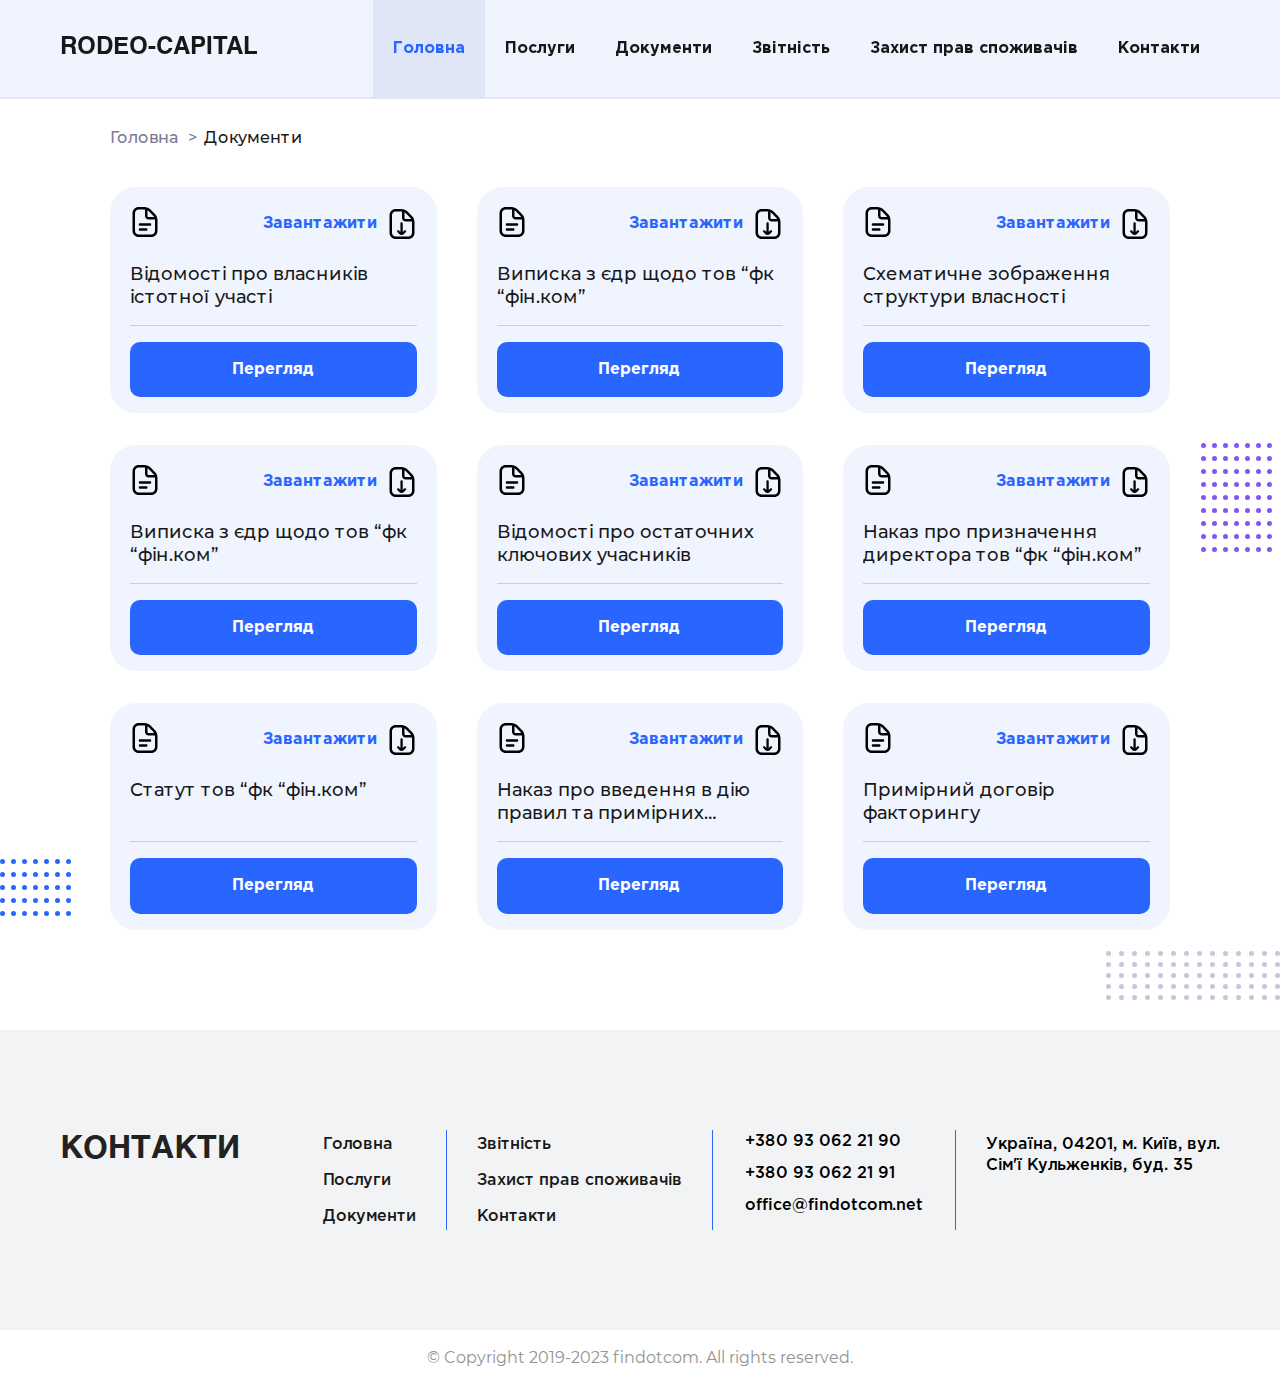
<file: doc.html>
<!DOCTYPE html>
<html lang="en">
	<head>
		<meta charset="UTF-8">
		<meta name="viewport" content="width=device-width, initial-scale=1, maximum-scale=1">
		<title>Rodeo Capital</title>
        <link rel="stylesheet" href="fonts/fonts.css">
        <link rel="stylesheet" href="css/swiper-bundle.min.css">
        <link rel="stylesheet" href="css/style.css">
	</head>
	<body>

		<div class="popup popup--menu">
			<div class="popup__inner">
				<p class="popup__title">rodeo-capital</p>
				<div class="nav__toggle">
                  <span class="line-burger line-active"></span>
               </div>
			</div>
			<ul class="popup__list">
				<li><a href="#main" class="popup__link popup__link--active">Головна</a></li>
				<li><a href="#services" class="popup__link">Послуги</a></li>
				<li><a href="#" class="popup__link">Документи</a></li>
				<li><a href="#" class="popup__link">Звітність</a></li>
				<li><a href="#" class="popup__link">Захист прав споживачів</a></li>
				<li><a href="#contacts" class="popup__link">Контакти</a></li>
			</ul>
		</div>

		<header class="header">
			<div class="container">
				<div class="header__wrap">
					<a href="#" class="header__title">rodeo-capital</a>
					<ul class="header__list">
						<li><a href="#main" class="header__link header__link--active">Головна</a></li>
						<li><a href="#services" class="header__link">Послуги</a></li>
						<li><a href="#" class="header__link">Документи</a></li>
						<li><a href="#" class="header__link">Звітність</a></li>
						<li><a href="#" class="header__link">Захист прав споживачів</a></li>
						<li><a href="#callback" class="header__link">Контакти</a></li>
					</ul>
					<div class="nav__toggle">
	                  <span class="line-burger"></span>
	               </div>
				</div>
			</div>
		</header>


		<section class="doc">
			<div class="container container--doc">
				<ul class="breadcrumbs__list"> 
					<li><a href="#">Головна</a></li>
					<li>Документи</li>
				</ul>
				<div class="doc__holder">
				   <div class="doc__wrap">
					    <div class="doc__item">
						    <div class="doc__inner">
							   <div class="doc__block">
								  <img src="img/icons/doc.svg" alt="doc">
							   </div>
							  <a href="#" class="doc__link"><span>Завантажити</span><img src="img/icons/load.svg" alt="load"></a>
						   </div>
						   <p class="doc__title"><span>Відомості про власників істотної участі</span></p>
						   <a href="#" class="doc__view">Перегляд</a>
					    </div>
					    <div class="doc__item">
						    <div class="doc__inner">
							   <div class="doc__block">
								  <img src="img/icons/doc.svg" alt="doc">
							   </div>
							  <a href="#" class="doc__link"><span>Завантажити</span><img src="img/icons/load.svg" alt="load"></a>
						   </div>
						   <p class="doc__title"><span>Виписка з єдр щодо тов “фк “фін.ком”</span></p>
						   <a href="#" class="doc__view">Перегляд</a>
					    </div>
					    <div class="doc__item">
						    <div class="doc__inner">
							   <div class="doc__block">
								  <img src="img/icons/doc.svg" alt="doc">
							   </div>
							  <a href="#" class="doc__link"><span>Завантажити</span><img src="img/icons/load.svg" alt="load"></a>
						   </div>
						   <p class="doc__title"><span>Схематичне зображення структури власності</span></p>
						   <a href="#" class="doc__view">Перегляд</a>
					    </div>
					    <div class="doc__item">
						    <div class="doc__inner">
							   <div class="doc__block">
								  <img src="img/icons/doc.svg" alt="doc">
							   </div>
							  <a href="#" class="doc__link"><span>Завантажити</span><img src="img/icons/load.svg" alt="load"></a>
						   </div>
						   <p class="doc__title"><span>Виписка з єдр щодо тов “фк “фін.ком”</span></p>
						   <a href="#" class="doc__view">Перегляд</a>
					    </div>
					    <div class="doc__item">
						    <div class="doc__inner">
							   <div class="doc__block">
								  <img src="img/icons/doc.svg" alt="doc">
							   </div>
							  <a href="#" class="doc__link"><span>Завантажити</span><img src="img/icons/load.svg" alt="load"></a>
						   </div>
						   <p class="doc__title"><span>Відомості про остаточних ключових учасників</span></p>
						   <a href="#" class="doc__view">Перегляд</a>
					    </div>
					    <div class="doc__item">
						    <div class="doc__inner">
							   <div class="doc__block">
								  <img src="img/icons/doc.svg" alt="doc">
							   </div>
							  <a href="#" class="doc__link"><span>Завантажити</span><img src="img/icons/load.svg" alt="load"></a>
						   </div>
						   <p class="doc__title"><span>Наказ про призначення директора тов “фк “фін.ком”</span></p>
						   <a href="#" class="doc__view">Перегляд</a>
					    </div>
					    <div class="doc__item">
						    <div class="doc__inner">
							   <div class="doc__block">
								  <img src="img/icons/doc.svg" alt="doc">
							   </div>
							  <a href="#" class="doc__link"><span>Завантажити</span><img src="img/icons/load.svg" alt="load"></a>
						   </div>
						   <p class="doc__title"><span>Статут тов “фк “фін.ком”</span></p>
						   <a href="#" class="doc__view">Перегляд</a>
					    </div>
					    <div class="doc__item">
						    <div class="doc__inner">
							   <div class="doc__block">
								  <img src="img/icons/doc.svg" alt="doc">
							   </div>
							  <a href="#" class="doc__link"><span>Завантажити</span><img src="img/icons/load.svg" alt="load"></a>
						   </div>
						   <div class="doc__title"><span>Наказ про введення в дію правил та примірних догово... Наказ про введення в дію правил та примірних догово...</span></div>
						   <a href="#" class="doc__view">Перегляд</a>
					    </div>
					    <div class="doc__item">
						    <div class="doc__inner">
							   <div class="doc__block">
								  <img src="img/icons/doc.svg" alt="doc">
							   </div>
							  <a href="#" class="doc__link"><span>Завантажити</span><img src="img/icons/load.svg" alt="load"></a>
						   </div>
						   <p class="doc__title"><span>Примірний договір факторингу</span></p>
						   <a href="#" class="doc__view">Перегляд</a>
					    </div>
				    </div>

				    <div class="doc__decor1">
				    	<svg width="49" height="174" viewBox="0 0 49 174" fill="#C5C7DC" xmlns="http://www.w3.org/2000/svg">
                           <circle cx="46.5" cy="2.5" r="2.5" transform="rotate(90 46.5 2.5)"/>
                           <circle cx="35.5" cy="2.5" r="2.5" transform="rotate(90 35.5 2.5)"/>
                           <circle cx="24.5" cy="2.5" r="2.5" transform="rotate(90 24.5 2.5)"/>
                           <circle cx="13.5" cy="2.5" r="2.5" transform="rotate(90 13.5 2.5)"/>
                           <circle cx="2.5" cy="2.5" r="2.5" transform="rotate(90 2.5 2.5)"/>
                           <circle cx="46.5" cy="15.5" r="2.5" transform="rotate(90 46.5 15.5)"/>
                           <circle cx="35.5" cy="15.5" r="2.5" transform="rotate(90 35.5 15.5)"/>
                           <circle cx="24.5" cy="15.5" r="2.5" transform="rotate(90 24.5 15.5)"/>
                           <circle cx="13.5" cy="15.5" r="2.5" transform="rotate(90 13.5 15.5)"/>
                           <circle cx="2.5" cy="15.5" r="2.5" transform="rotate(90 2.5 15.5)"/>
                           <circle cx="46.5" cy="28.5" r="2.5" transform="rotate(90 46.5 28.5)"/>
                           <circle cx="35.5" cy="28.5" r="2.5" transform="rotate(90 35.5 28.5)"/>
                           <circle cx="24.5" cy="28.5" r="2.5" transform="rotate(90 24.5 28.5)"/>
                           <circle cx="13.5" cy="28.5" r="2.5" transform="rotate(90 13.5 28.5)"/>
                           <circle cx="2.5" cy="28.5" r="2.5" transform="rotate(90 2.5 28.5)"/>
                           <circle cx="46.5" cy="41.5" r="2.5" transform="rotate(90 46.5 41.5)"/>
                           <circle cx="35.5" cy="41.5" r="2.5" transform="rotate(90 35.5 41.5)"/>
                           <circle cx="24.5" cy="41.5" r="2.5" transform="rotate(90 24.5 41.5)"/>
                           <circle cx="13.5" cy="41.5" r="2.5" transform="rotate(90 13.5 41.5)"/>
                           <circle cx="2.5" cy="41.5" r="2.5" transform="rotate(90 2.5 41.5)"/>
                           <circle cx="46.5" cy="54.5" r="2.5" transform="rotate(90 46.5 54.5)"/>
                           <circle cx="35.5" cy="54.5" r="2.5" transform="rotate(90 35.5 54.5)"/>
                           <circle cx="24.5" cy="54.5" r="2.5" transform="rotate(90 24.5 54.5)"/>
                           <circle cx="13.5" cy="54.5" r="2.5" transform="rotate(90 13.5 54.5)"/>
                           <circle cx="2.5" cy="54.5" r="2.5" transform="rotate(90 2.5 54.5)"/>
                           <circle cx="46.5" cy="67.5" r="2.5" transform="rotate(90 46.5 67.5)"/>
                           <circle cx="35.5" cy="67.5" r="2.5" transform="rotate(90 35.5 67.5)"/>
                           <circle cx="24.5" cy="67.5" r="2.5" transform="rotate(90 24.5 67.5)"/>
                           <circle cx="13.5" cy="67.5" r="2.5" transform="rotate(90 13.5 67.5)"/>
                           <circle cx="2.5" cy="67.5" r="2.5" transform="rotate(90 2.5 67.5)"/>
                           <circle cx="46.5" cy="80.5" r="2.5" transform="rotate(90 46.5 80.5)"/>
                           <circle cx="35.5" cy="80.5" r="2.5" transform="rotate(90 35.5 80.5)"/>
                           <circle cx="24.5" cy="80.5" r="2.5" transform="rotate(90 24.5 80.5)"/>
                           <circle cx="13.5" cy="80.5" r="2.5" transform="rotate(90 13.5 80.5)"/>
                           <circle cx="2.5" cy="80.5" r="2.5" transform="rotate(90 2.5 80.5)"/>
                           <circle cx="46.5" cy="93.5" r="2.5" transform="rotate(90 46.5 93.5)"/>
                           <circle cx="35.5" cy="93.5" r="2.5" transform="rotate(90 35.5 93.5)"/>
                           <circle cx="24.5" cy="93.5" r="2.5" transform="rotate(90 24.5 93.5)"/>
                           <circle cx="13.5" cy="93.5" r="2.5" transform="rotate(90 13.5 93.5)"/>
                           <circle cx="2.5" cy="93.5" r="2.5" transform="rotate(90 2.5 93.5)"/>
                           <circle cx="46.5" cy="106.5" r="2.5" transform="rotate(90 46.5 106.5)"/>
                           <circle cx="35.5" cy="106.5" r="2.5" transform="rotate(90 35.5 106.5)"/>
                           <circle cx="24.5" cy="106.5" r="2.5" transform="rotate(90 24.5 106.5)"/>
                           <circle cx="13.5" cy="106.5" r="2.5" transform="rotate(90 13.5 106.5)"/>
                           <circle cx="2.5" cy="106.5" r="2.5" transform="rotate(90 2.5 106.5)"/>
                           <circle cx="46.5" cy="119.5" r="2.5" transform="rotate(90 46.5 119.5)"/>
                           <circle cx="35.5" cy="119.5" r="2.5" transform="rotate(90 35.5 119.5)"/>
                           <circle cx="24.5" cy="119.5" r="2.5" transform="rotate(90 24.5 119.5)"/>
                           <circle cx="13.5" cy="119.5" r="2.5" transform="rotate(90 13.5 119.5)"/>
                           <circle cx="2.5" cy="119.5" r="2.5" transform="rotate(90 2.5 119.5)"/>
                           <circle cx="46.5" cy="132.5" r="2.5" transform="rotate(90 46.5 132.5)"/>
                           <circle cx="35.5" cy="132.5" r="2.5" transform="rotate(90 35.5 132.5)"/>
                           <circle cx="24.5" cy="132.5" r="2.5" transform="rotate(90 24.5 132.5)"/>
                           <circle cx="13.5" cy="132.5" r="2.5" transform="rotate(90 13.5 132.5)"/>
                           <circle cx="2.5" cy="132.5" r="2.5" transform="rotate(90 2.5 132.5)"/>
                           <circle cx="46.5" cy="145.5" r="2.5" transform="rotate(90 46.5 145.5)"/>
                           <circle cx="35.5" cy="145.5" r="2.5" transform="rotate(90 35.5 145.5)"/>
                           <circle cx="24.5" cy="145.5" r="2.5" transform="rotate(90 24.5 145.5)"/>
                           <circle cx="13.5" cy="145.5" r="2.5" transform="rotate(90 13.5 145.5)"/>
                           <circle cx="2.5" cy="145.5" r="2.5" transform="rotate(90 2.5 145.5)"/>
                           <circle cx="46.5" cy="158.5" r="2.5" transform="rotate(90 46.5 158.5)"/>
                           <circle cx="35.5" cy="158.5" r="2.5" transform="rotate(90 35.5 158.5)"/>
                           <circle cx="24.5" cy="158.5" r="2.5" transform="rotate(90 24.5 158.5)"/>
                           <circle cx="13.5" cy="158.5" r="2.5" transform="rotate(90 13.5 158.5)"/>
                           <circle cx="2.5" cy="158.5" r="2.5" transform="rotate(90 2.5 158.5)"/>
                           <circle cx="46.5" cy="171.5" r="2.5" transform="rotate(90 46.5 171.5)"/>
                           <circle cx="35.5" cy="171.5" r="2.5" transform="rotate(90 35.5 171.5)"/>
                           <circle cx="24.5" cy="171.5" r="2.5" transform="rotate(90 24.5 171.5)"/>
                           <circle cx="13.5" cy="171.5" r="2.5" transform="rotate(90 13.5 171.5)"/>
                           <circle cx="2.5" cy="171.5" r="2.5" transform="rotate(90 2.5 171.5)"/>
                        </svg>
				    </div>
				 </div>
			</div>
		    <div class="doc__decor2">
		    	<svg width="71" height="57" viewBox="0 0 71 57" fill="#2965FF" xmlns="http://www.w3.org/2000/svg">
                   <circle cx="2.5" cy="54.5" r="2.5" transform="rotate(-90 2.5 54.5)"/>
                   <circle cx="13.5" cy="54.5" r="2.5" transform="rotate(-90 13.5 54.5)"/>
                   <circle cx="24.5" cy="54.5" r="2.5" transform="rotate(-90 24.5 54.5)"/>
                   <circle cx="35.5" cy="54.5" r="2.5" transform="rotate(-90 35.5 54.5)"/>
                   <circle cx="46.5" cy="54.5" r="2.5" transform="rotate(-90 46.5 54.5)"/>
                   <circle cx="57.5" cy="54.5" r="2.5" transform="rotate(-90 57.5 54.5)"/>
                   <circle cx="68.5" cy="54.5" r="2.5" transform="rotate(-90 68.5 54.5)"/>
                   <circle cx="2.5" cy="41.5" r="2.5" transform="rotate(-90 2.5 41.5)"/>
                   <circle cx="13.5" cy="41.5" r="2.5" transform="rotate(-90 13.5 41.5)"/>
                   <circle cx="24.5" cy="41.5" r="2.5" transform="rotate(-90 24.5 41.5)"/>
                   <circle cx="35.5" cy="41.5" r="2.5" transform="rotate(-90 35.5 41.5)"/>
                   <circle cx="46.5" cy="41.5" r="2.5" transform="rotate(-90 46.5 41.5)"/>
                   <circle cx="57.5" cy="41.5" r="2.5" transform="rotate(-90 57.5 41.5)"/>
                   <circle cx="68.5" cy="41.5" r="2.5" transform="rotate(-90 68.5 41.5)"/>
                   <circle cx="2.5" cy="28.5" r="2.5" transform="rotate(-90 2.5 28.5)"/>
                   <circle cx="13.5" cy="28.5" r="2.5" transform="rotate(-90 13.5 28.5)"/>
                   <circle cx="24.5" cy="28.5" r="2.5" transform="rotate(-90 24.5 28.5)"/>
                   <circle cx="35.5" cy="28.5" r="2.5" transform="rotate(-90 35.5 28.5)"/>
                   <circle cx="46.5" cy="28.5" r="2.5" transform="rotate(-90 46.5 28.5)"/>
                   <circle cx="57.5" cy="28.5" r="2.5" transform="rotate(-90 57.5 28.5)"/>
                   <circle cx="68.5" cy="28.5" r="2.5" transform="rotate(-90 68.5 28.5)"/>
                   <circle cx="2.5" cy="15.5" r="2.5" transform="rotate(-90 2.5 15.5)"/>
                   <circle cx="13.5" cy="15.5" r="2.5" transform="rotate(-90 13.5 15.5)"/>
                   <circle cx="24.5" cy="15.5" r="2.5" transform="rotate(-90 24.5 15.5)"/>
                   <circle cx="35.5" cy="15.5" r="2.5" transform="rotate(-90 35.5 15.5)"/>
                   <circle cx="46.5" cy="15.5" r="2.5" transform="rotate(-90 46.5 15.5)"/>
                   <circle cx="57.5" cy="15.5" r="2.5" transform="rotate(-90 57.5 15.5)"/>
                   <circle cx="68.5" cy="15.5" r="2.5" transform="rotate(-90 68.5 15.5)"/>
                   <circle cx="2.5" cy="2.5" r="2.5" transform="rotate(-90 2.5 2.5)"/>
                   <circle cx="13.5" cy="2.5" r="2.5" transform="rotate(-90 13.5 2.5)"/>
                   <circle cx="24.5" cy="2.5" r="2.5" transform="rotate(-90 24.5 2.5)"/>
                   <circle cx="35.5" cy="2.5" r="2.5" transform="rotate(-90 35.5 2.5)"/>
                   <circle cx="46.5" cy="2.5" r="2.5" transform="rotate(-90 46.5 2.5)"/>
                   <circle cx="57.5" cy="2.5" r="2.5" transform="rotate(-90 57.5 2.5)"/>
                   <circle cx="68.5" cy="2.5" r="2.5" transform="rotate(-90 68.5 2.5)"/>
                </svg>
		    </div>
		    <div class="doc__decor3">
		    	<svg width="71" height="109" viewBox="0 0 71 109" fill="#8256F3" xmlns="http://www.w3.org/2000/svg">
					<circle cx="2.5" cy="106.5" r="2.5" transform="rotate(-90 2.5 106.5)"/>
					<circle cx="13.5" cy="106.5" r="2.5" transform="rotate(-90 13.5 106.5)"/>
					<circle cx="24.5" cy="106.5" r="2.5" transform="rotate(-90 24.5 106.5)"/>
					<circle cx="35.5" cy="106.5" r="2.5" transform="rotate(-90 35.5 106.5)"/>
					<circle cx="46.5" cy="106.5" r="2.5" transform="rotate(-90 46.5 106.5)"/>
					<circle cx="57.5" cy="106.5" r="2.5" transform="rotate(-90 57.5 106.5)"/>
					<circle cx="68.5" cy="106.5" r="2.5" transform="rotate(-90 68.5 106.5)"/>
					<circle cx="2.5" cy="93.5" r="2.5" transform="rotate(-90 2.5 93.5)"/>
					<circle cx="13.5" cy="93.5" r="2.5" transform="rotate(-90 13.5 93.5)"/>
					<circle cx="24.5" cy="93.5" r="2.5" transform="rotate(-90 24.5 93.5)"/>
					<circle cx="35.5" cy="93.5" r="2.5" transform="rotate(-90 35.5 93.5)"/>
					<circle cx="46.5" cy="93.5" r="2.5" transform="rotate(-90 46.5 93.5)"/>
					<circle cx="57.5" cy="93.5" r="2.5" transform="rotate(-90 57.5 93.5)"/>
					<circle cx="68.5" cy="93.5" r="2.5" transform="rotate(-90 68.5 93.5)"/>
					<circle cx="2.5" cy="80.5" r="2.5" transform="rotate(-90 2.5 80.5)"/>
					<circle cx="13.5" cy="80.5" r="2.5" transform="rotate(-90 13.5 80.5)"/>
					<circle cx="24.5" cy="80.5" r="2.5" transform="rotate(-90 24.5 80.5)"/>
					<circle cx="35.5" cy="80.5" r="2.5" transform="rotate(-90 35.5 80.5)"/>
					<circle cx="46.5" cy="80.5" r="2.5" transform="rotate(-90 46.5 80.5)"/>
					<circle cx="57.5" cy="80.5" r="2.5" transform="rotate(-90 57.5 80.5)"/>
					<circle cx="68.5" cy="80.5" r="2.5" transform="rotate(-90 68.5 80.5)"/>
					<circle cx="2.5" cy="67.5" r="2.5" transform="rotate(-90 2.5 67.5)"/>
					<circle cx="13.5" cy="67.5" r="2.5" transform="rotate(-90 13.5 67.5)"/>
					<circle cx="24.5" cy="67.5" r="2.5" transform="rotate(-90 24.5 67.5)"/>
					<circle cx="35.5" cy="67.5" r="2.5" transform="rotate(-90 35.5 67.5)"/>
					<circle cx="46.5" cy="67.5" r="2.5" transform="rotate(-90 46.5 67.5)"/>
					<circle cx="57.5" cy="67.5" r="2.5" transform="rotate(-90 57.5 67.5)"/>
					<circle cx="68.5" cy="67.5" r="2.5" transform="rotate(-90 68.5 67.5)"/>
					<circle cx="2.5" cy="54.5" r="2.5" transform="rotate(-90 2.5 54.5)"/>
					<circle cx="13.5" cy="54.5" r="2.5" transform="rotate(-90 13.5 54.5)"/>
					<circle cx="24.5" cy="54.5" r="2.5" transform="rotate(-90 24.5 54.5)"/>
					<circle cx="35.5" cy="54.5" r="2.5" transform="rotate(-90 35.5 54.5)"/>
					<circle cx="46.5" cy="54.5" r="2.5" transform="rotate(-90 46.5 54.5)"/>
					<circle cx="57.5" cy="54.5" r="2.5" transform="rotate(-90 57.5 54.5)"/>
					<circle cx="68.5" cy="54.5" r="2.5" transform="rotate(-90 68.5 54.5)"/>
					<circle cx="2.5" cy="41.5" r="2.5" transform="rotate(-90 2.5 41.5)"/>
					<circle cx="13.5" cy="41.5" r="2.5" transform="rotate(-90 13.5 41.5)"/>
					<circle cx="24.5" cy="41.5" r="2.5" transform="rotate(-90 24.5 41.5)"/>
					<circle cx="35.5" cy="41.5" r="2.5" transform="rotate(-90 35.5 41.5)"/>
					<circle cx="46.5" cy="41.5" r="2.5" transform="rotate(-90 46.5 41.5)"/>
					<circle cx="57.5" cy="41.5" r="2.5" transform="rotate(-90 57.5 41.5)"/>
					<circle cx="68.5" cy="41.5" r="2.5" transform="rotate(-90 68.5 41.5)"/>
					<circle cx="2.5" cy="28.5" r="2.5" transform="rotate(-90 2.5 28.5)"/>
					<circle cx="13.5" cy="28.5" r="2.5" transform="rotate(-90 13.5 28.5)"/>
					<circle cx="24.5" cy="28.5" r="2.5" transform="rotate(-90 24.5 28.5)"/>
					<circle cx="35.5" cy="28.5" r="2.5" transform="rotate(-90 35.5 28.5)"/>
					<circle cx="46.5" cy="28.5" r="2.5" transform="rotate(-90 46.5 28.5)"/>
					<circle cx="57.5" cy="28.5" r="2.5" transform="rotate(-90 57.5 28.5)"/>
					<circle cx="68.5" cy="28.5" r="2.5" transform="rotate(-90 68.5 28.5)"/>
					<circle cx="2.5" cy="15.5" r="2.5" transform="rotate(-90 2.5 15.5)"/>
					<circle cx="13.5" cy="15.5" r="2.5" transform="rotate(-90 13.5 15.5)"/>
					<circle cx="24.5" cy="15.5" r="2.5" transform="rotate(-90 24.5 15.5)"/>
					<circle cx="35.5" cy="15.5" r="2.5" transform="rotate(-90 35.5 15.5)"/>
					<circle cx="46.5" cy="15.5" r="2.5" transform="rotate(-90 46.5 15.5)"/>
					<circle cx="57.5" cy="15.5" r="2.5" transform="rotate(-90 57.5 15.5)"/>
					<circle cx="68.5" cy="15.5" r="2.5" transform="rotate(-90 68.5 15.5)"/>
					<circle cx="2.5" cy="2.5" r="2.5" transform="rotate(-90 2.5 2.5)"/>
					<circle cx="13.5" cy="2.5" r="2.5" transform="rotate(-90 13.5 2.5)"/>
					<circle cx="24.5" cy="2.5" r="2.5" transform="rotate(-90 24.5 2.5)"/>
					<circle cx="35.5" cy="2.5" r="2.5" transform="rotate(-90 35.5 2.5)"/>
					<circle cx="46.5" cy="2.5" r="2.5" transform="rotate(-90 46.5 2.5)"/>
					<circle cx="57.5" cy="2.5" r="2.5" transform="rotate(-90 57.5 2.5)"/>
					<circle cx="68.5" cy="2.5" r="2.5" transform="rotate(-90 68.5 2.5)"/>
				</svg>
		    </div>
		    <div class="doc__decor4">
		     	<svg xmlns="http://www.w3.org/2000/svg" width="174" height="49" viewBox="0 0 174 49" fill="#C5C7DC">
					<circle cx="2.5" cy="2.5" r="2.5"/>
					<circle cx="2.5" cy="13.5" r="2.5"/>
					<circle cx="2.5" cy="24.5" r="2.5"/>
					<circle cx="2.5" cy="35.5" r="2.5"/>
					<circle cx="2.5" cy="46.5" r="2.5"/>
					<circle cx="15.5" cy="2.5" r="2.5"/>
					<circle cx="15.5" cy="13.5" r="2.5"/>
					<circle cx="15.5" cy="24.5" r="2.5"/>
					<circle cx="15.5" cy="35.5" r="2.5"/>
					<circle cx="15.5" cy="46.5" r="2.5"/>
					<circle cx="28.5" cy="2.5" r="2.5"/>
					<circle cx="28.5" cy="13.5" r="2.5"/>
					<circle cx="28.5" cy="24.5" r="2.5"/>
					<circle cx="28.5" cy="35.5" r="2.5"/>
					<circle cx="28.5" cy="46.5" r="2.5"/>
					<circle cx="41.5" cy="2.5" r="2.5"/>
					<circle cx="41.5" cy="13.5" r="2.5"/>
					<circle cx="41.5" cy="24.5" r="2.5"/>
					<circle cx="41.5" cy="35.5" r="2.5"/>
					<circle cx="41.5" cy="46.5" r="2.5"/>
					<circle cx="54.5" cy="2.5" r="2.5"/>
					<circle cx="54.5" cy="13.5" r="2.5"/>
					<circle cx="54.5" cy="24.5" r="2.5"/>
					<circle cx="54.5" cy="35.5" r="2.5"/>
					<circle cx="54.5" cy="46.5" r="2.5"/>
					<circle cx="67.5" cy="2.5" r="2.5"/>
					<circle cx="67.5" cy="13.5" r="2.5"/>
					<circle cx="67.5" cy="24.5" r="2.5"/>
					<circle cx="67.5" cy="35.5" r="2.5"/>
					<circle cx="67.5" cy="46.5" r="2.5"/>
					<circle cx="80.5" cy="2.5" r="2.5"/>
					<circle cx="80.5" cy="13.5" r="2.5"/>
					<circle cx="80.5" cy="24.5" r="2.5"/>
					<circle cx="80.5" cy="35.5" r="2.5"/>
					<circle cx="80.5" cy="46.5" r="2.5"/>
					<circle cx="93.5" cy="2.5" r="2.5"/>
					<circle cx="93.5" cy="13.5" r="2.5"/>
					<circle cx="93.5" cy="24.5" r="2.5"/>
					<circle cx="93.5" cy="35.5" r="2.5"/>
					<circle cx="93.5" cy="46.5" r="2.5"/>
					<circle cx="106.5" cy="2.5" r="2.5"/>
					<circle cx="106.5" cy="13.5" r="2.5"/>
					<circle cx="106.5" cy="24.5" r="2.5"/>
					<circle cx="106.5" cy="35.5" r="2.5"/>
					<circle cx="106.5" cy="46.5" r="2.5"/>
					<circle cx="119.5" cy="2.5" r="2.5"/>
					<circle cx="119.5" cy="13.5" r="2.5"/>
					<circle cx="119.5" cy="24.5" r="2.5"/>
					<circle cx="119.5" cy="35.5" r="2.5"/>
					<circle cx="119.5" cy="46.5" r="2.5"/>
					<circle cx="132.5" cy="2.5" r="2.5"/>
					<circle cx="132.5" cy="13.5" r="2.5"/>
					<circle cx="132.5" cy="24.5" r="2.5"/>
					<circle cx="132.5" cy="35.5" r="2.5"/>
					<circle cx="132.5" cy="46.5" r="2.5"/>
					<circle cx="145.5" cy="2.5" r="2.5"/>
					<circle cx="145.5" cy="13.5" r="2.5"/>
					<circle cx="145.5" cy="24.5" r="2.5"/>
					<circle cx="145.5" cy="35.5" r="2.5"/>
					<circle cx="145.5" cy="46.5" r="2.5"/>
					<circle cx="158.5" cy="2.5" r="2.5"/>
					<circle cx="158.5" cy="13.5" r="2.5"/>
					<circle cx="158.5" cy="24.5" r="2.5"/>
					<circle cx="158.5" cy="35.5" r="2.5"/>
					<circle cx="158.5" cy="46.5" r="2.5"/>
					<circle cx="171.5" cy="2.5" r="2.5"/>
					<circle cx="171.5" cy="13.5" r="2.5"/>
					<circle cx="171.5" cy="24.5" r="2.5"/>
					<circle cx="171.5" cy="35.5" r="2.5"/>
					<circle cx="171.5" cy="46.5" r="2.5"/>
				</svg>
		    </div>
		</section>

		<section class="contacts" id="contacts">
			<div class="container">
				<div class="contacts__wrap">
					<p class="contacts__title">Контакти</p>
					<ul class="contacts__list">
						<li><a href="#" class="contacts__link">Головна</a></li>
						<li><a href="#services" class="contacts__link">Послуги</a></li>
						<li><a href="#doc" class="contacts__link">Документи</a></li>
					</ul>
					<ul class="contacts__list">
						<li><a href="#" class="contacts__link">Звітність</a></li>
						<li><a href="#" class="contacts__link">Захист прав споживачів</a></li>
						<li><a href="#contacts" class="contacts__link">Контакти</a></li>
					</ul>
					<div class="contacts__block">
						<a href="tel:+380930622190" class="contacts__elem">+380 93 062 21 90</a>
					    <a href="tel:+380930622191" class="contacts__elem">+380 93 062 21 91</a>
					    <a href="mailto:office@findotcom.net" class="contacts__elem">office@findotcom.net</a>
					</div>
					<p class="contacts__address">Україна, 04201, м. Київ, вул. Сім'ї Кульженків, буд. 35</p>
				</div>
			</div>
		</section>

		<footer class="footer">
			<div class="container">
				<p class="footer__text">&copy; Copyright 2019-2023 findotcom. All rights reserved.</p>
			</div>
		</footer>
		

	<script src="js/jquery-3.3.1.min.js"></script>
	<script src="js/swiper-bundle.min.js"></script>
	<script src="js/main.js"></script>

</body>

</html>
</file>
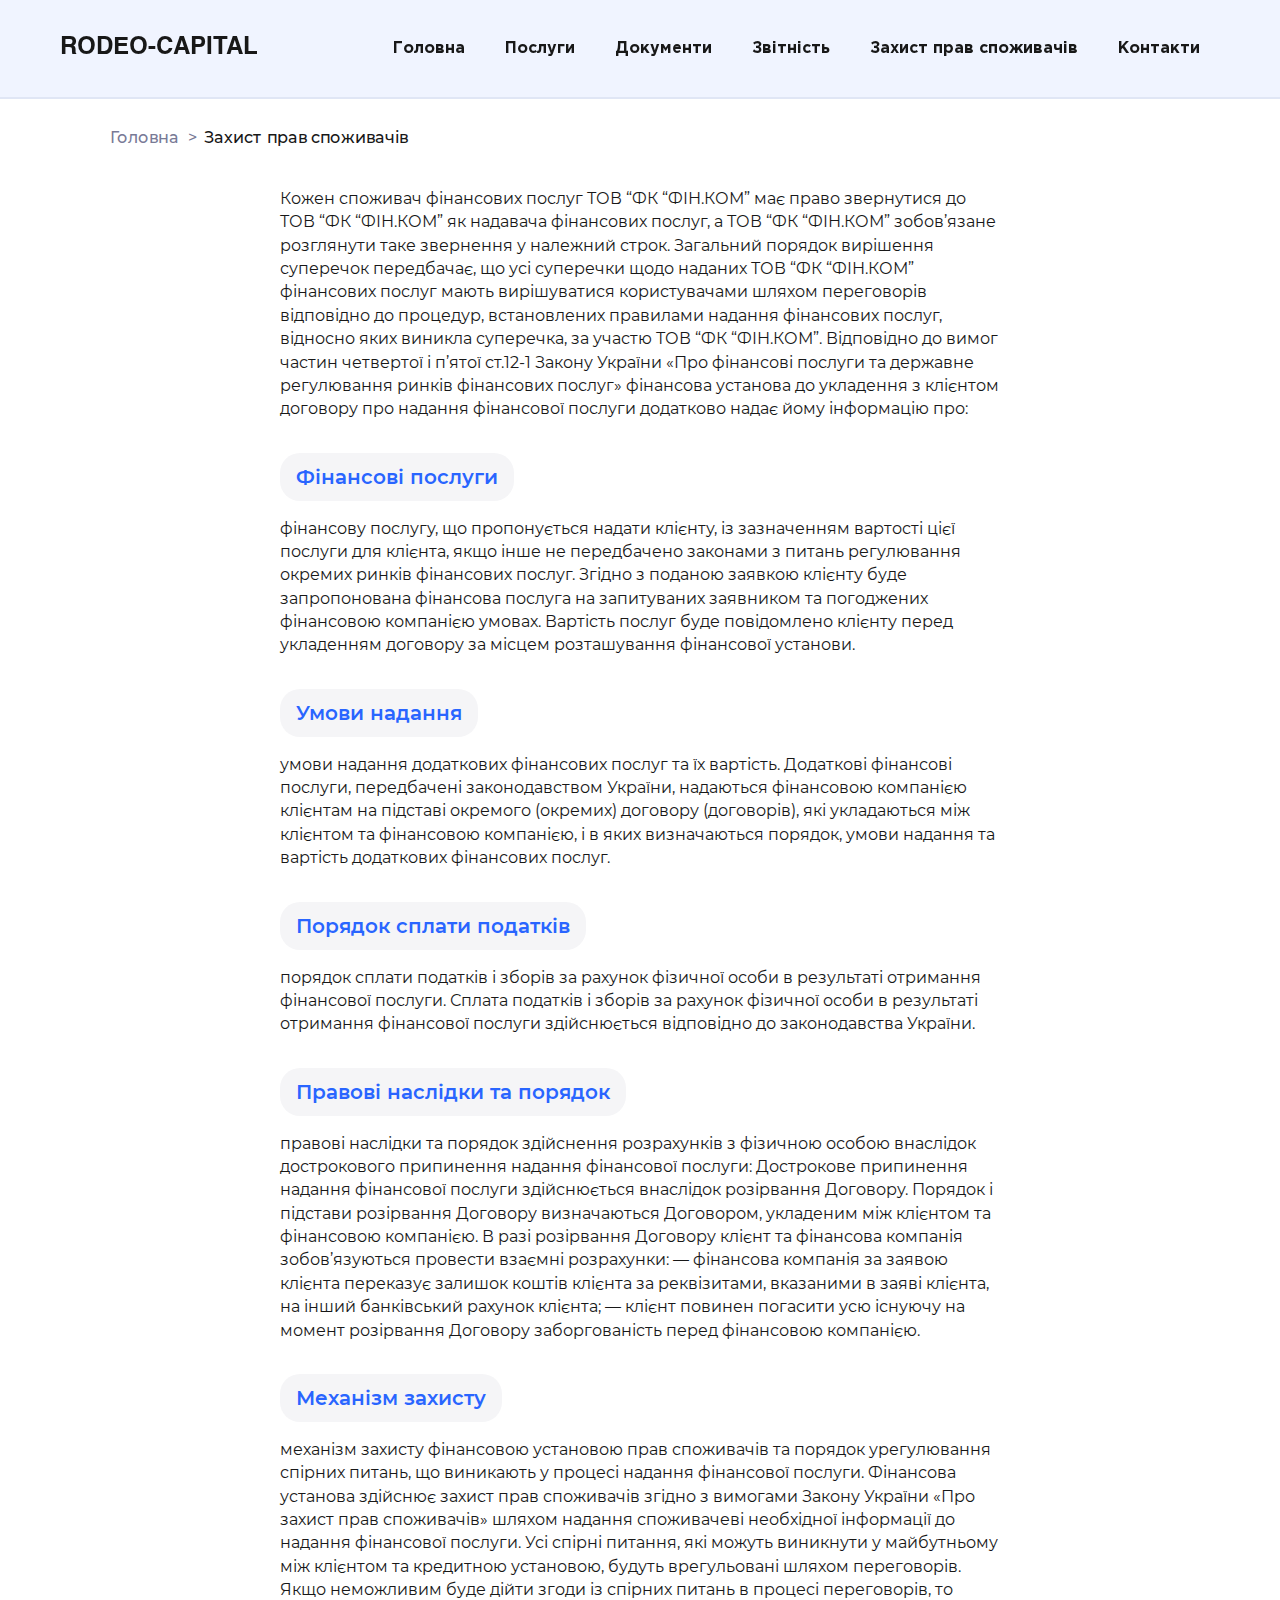
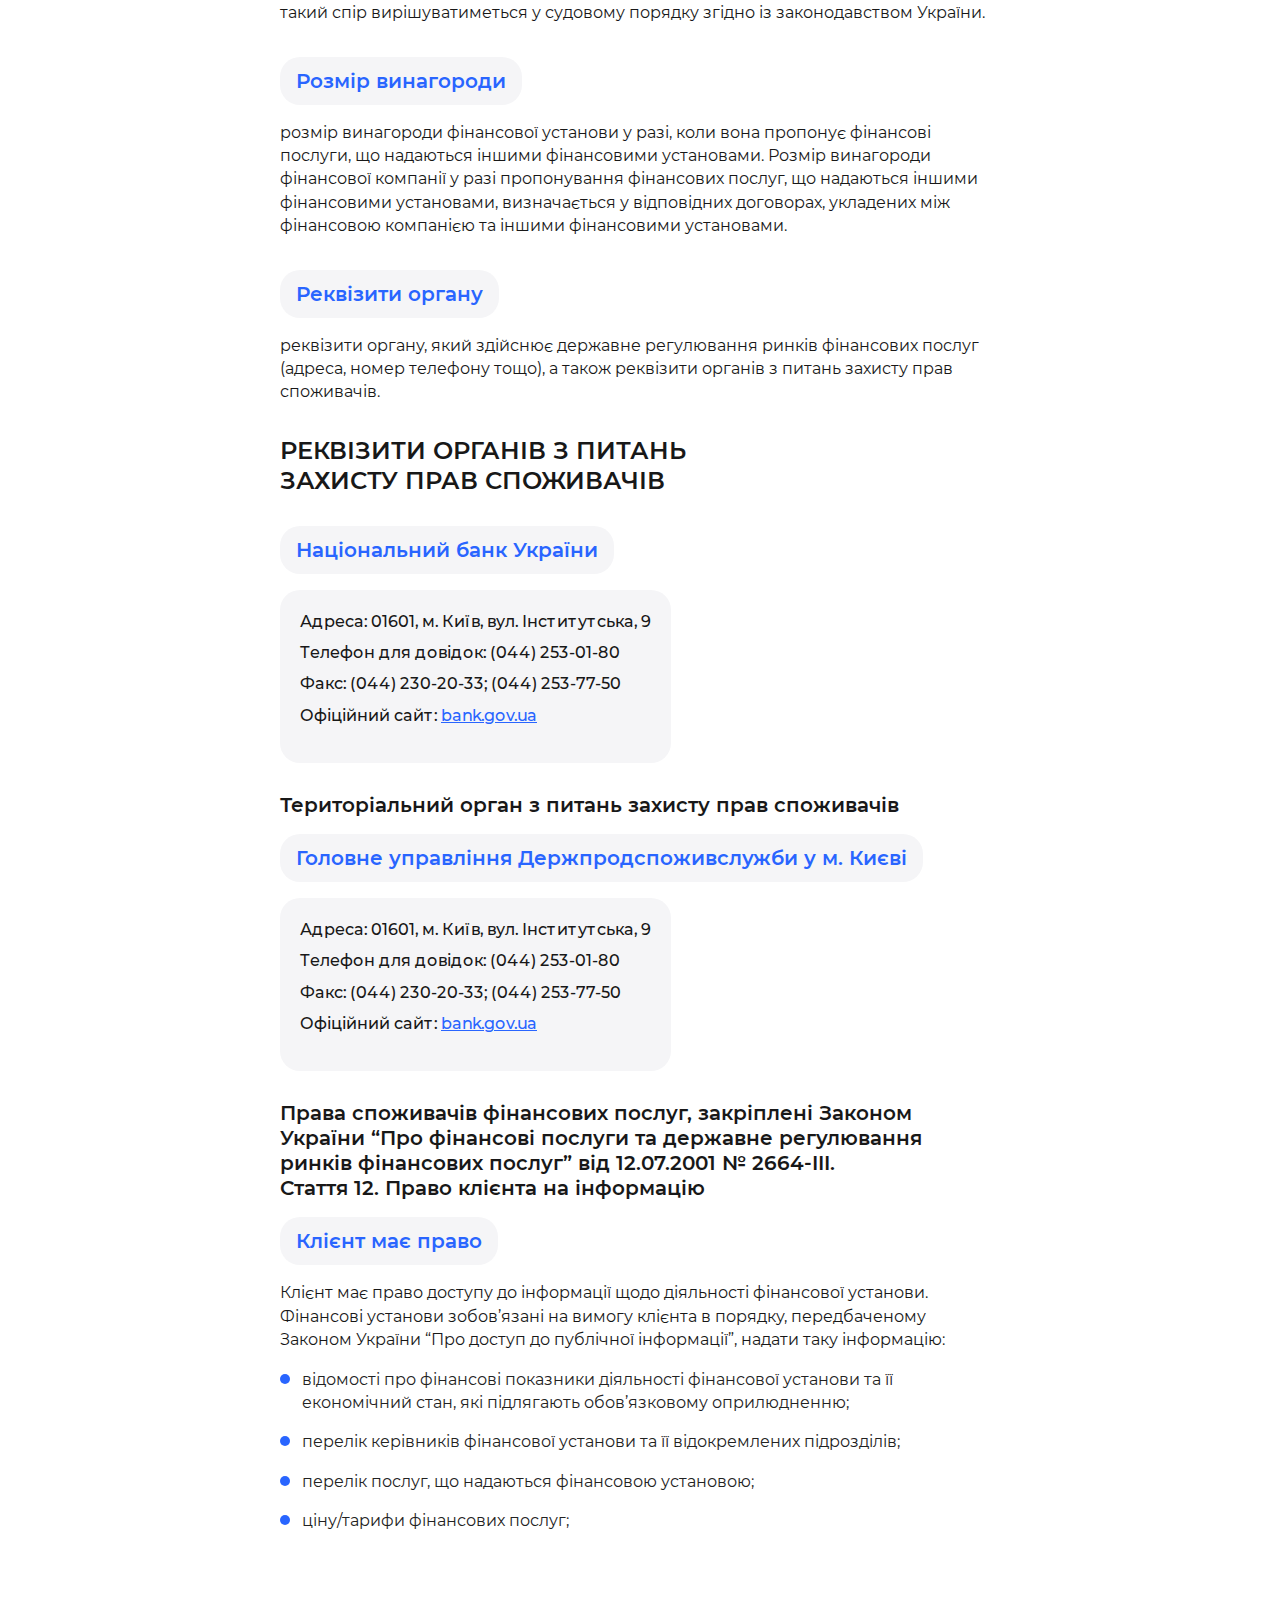
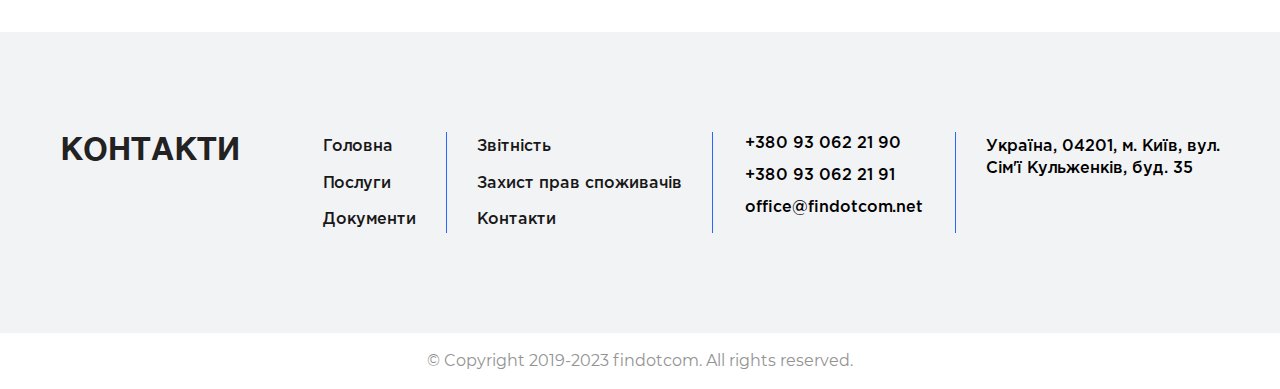
<file: text.html>
<!DOCTYPE html>
<html lang="en">
	<head>
		<meta charset="UTF-8">
		<meta name="viewport" content="width=device-width, initial-scale=1, maximum-scale=1">
		<title>Rodeo Capital</title>
        <link rel="stylesheet" href="fonts/fonts.css">
        <link rel="stylesheet" href="css/swiper-bundle.min.css">
        <link rel="stylesheet" href="css/style.css">
	</head>
	<body>

	<div class="popup popup--menu">
		<div class="popup__inner">
			<p class="popup__title">rodeo-capital</p>
			<div class="nav__toggle">
              <span class="line-burger line-active"></span>
           </div>
		</div>
		<ul class="popup__list">
			<li><a href="#main" class="popup__link">Головна</a></li>
			<li><a href="#services" class="popup__link">Послуги</a></li>
			<li><a href="#" class="popup__link">Документи</a></li>
			<li><a href="#" class="popup__link">Звітність</a></li>
			<li><a href="#" class="popup__link">Захист прав споживачів</a></li>
			<li><a href="#contacts" class="popup__link">Контакти</a></li>
		</ul>
	</div>

	<header class="header">
		<div class="container">
			<div class="header__wrap">
				<a href="#" class="header__title">rodeo-capital</a>
				<ul class="header__list">
					<li><a href="#main" class="header__link">Головна</a></li>
					<li><a href="#services" class="header__link">Послуги</a></li>
					<li><a href="#" class="header__link">Документи</a></li>
					<li><a href="#" class="header__link">Звітність</a></li>
					<li><a href="#" class="header__link">Захист прав споживачів</a></li>
					<li><a href="#callback" class="header__link">Контакти</a></li>
				</ul>
				<div class="nav__toggle">
                  <span class="line-burger"></span>
               </div>
			</div>
		</div>
	</header>

	<section class="content">
		<div class="container container--doc">
			<ul class="breadcrumbs__list"> 
				<li><a href="#">Головна</a></li>
				<li>Захист прав споживачів</li>
			</ul>
		</div>
		<div class="container container--block">
			<div class="content__text">
				<p>Кожен споживач фінансових послуг ТОВ “ФК “ФІН.КОМ” має право звернутися до ТОВ “ФК “ФІН.КОМ” як надавача фінансових послуг, а ТОВ “ФК “ФІН.КОМ” зобов’язане розглянути таке звернення у належний строк.
Загальний порядок вирішення суперечок передбачає, що усі суперечки щодо наданих ТОВ “ФК “ФІН.КОМ” фінансових послуг мають вирішуватися користувачами шляхом переговорів відповідно до процедур, встановлених правилами надання фінансових послуг, відносно яких виникла суперечка, за участю ТОВ “ФК “ФІН.КОМ”.
Відповідно до вимог частин четвертої і п’ятої ст.12-1 Закону України «Про фінансові послуги та державне регулювання ринків фінансових послуг» фінансова установа до укладення з клієнтом договору про надання фінансової послуги додатково надає йому інформацію про:</p>
				<h4>Фінансові послуги</h4>
				<p>фінансову послугу, що пропонується надати клієнту, із зазначенням вартості цієї послуги для клієнта, якщо інше не передбачено законами з питань регулювання окремих ринків фінансових послуг. Згідно з поданою заявкою клієнту буде запропонована фінансова послуга на запитуваних заявником та погоджених фінансовою компанією умовах. Вартість послуг буде повідомлено клієнту перед укладенням договору за місцем розташування фінансової установи.</p>
				<h4>Умови надання</h4>
				<p>умови надання додаткових фінансових послуг та їх вартість. Додаткові фінансові послуги, передбачені законодавством України, надаються фінансовою компанією клієнтам на підставі окремого (окремих) договору (договорів), які укладаються між клієнтом та фінансовою компанією, і в яких визначаються порядок, умови надання та вартість додаткових фінансових послуг.</p>
				<h4>Порядок сплати податків</h4>
				<p>порядок сплати податків і зборів за рахунок фізичної особи в результаті отримання фінансової послуги. Сплата податків і зборів за рахунок фізичної особи в результаті отримання фінансової послуги здійснюється відповідно до законодавства України.</p>
				<h4>Правові наслідки та порядок</h4>
				<p>правові наслідки та порядок здійснення розрахунків з фізичною особою внаслідок дострокового припинення надання фінансової послуги: Дострокове припинення надання фінансової послуги здійснюється внаслідок розірвання Договору. Порядок і підстави розірвання Договору визначаються Договором, укладеним між клієнтом та фінансовою компанією. В разі розірвання Договору клієнт та фінансова компанія зобов’язуються провести взаємні розрахунки: — фінансова компанія за заявою клієнта переказує залишок коштів клієнта за реквізитами, вказаними в заяві клієнта, на інший банківський рахунок клієнта; — клієнт повинен погасити усю існуючу на момент розірвання Договору заборгованість перед фінансовою компанією.</p>
				<h4>Механізм захисту</h4>
				<p>механізм захисту фінансовою установою прав споживачів та порядок урегулювання спірних питань, що виникають у процесі надання фінансової послуги. Фінансова установа здійснює захист прав споживачів згідно з вимогами Закону України «Про захист прав споживачів» шляхом надання споживачеві необхідної інформації до надання фінансової послуги. Усі спірні питання, які можуть виникнути у майбутньому між клієнтом та кредитною установою, будуть врегульовані шляхом переговорів. Якщо неможливим буде дійти згоди із спірних питань в процесі переговорів, то такий спір вирішуватиметься у судовому порядку згідно із законодавством України.</p>
				<h4>Розмір винагороди</h4>
				<p>розмір винагороди фінансової установи у разі, коли вона пропонує фінансові послуги, що надаються іншими фінансовими установами. Розмір винагороди фінансової компанії у разі пропонування фінансових послуг, що надаються іншими фінансовими установами, визначається у відповідних договорах, укладених між фінансовою компанією та іншими фінансовими установами.</p>
				<h4>Реквізити органу</h4>
				<p>реквізити органу, який здійснює державне регулювання ринків фінансових послуг (адреса, номер телефону тощо), а також реквізити органів з питань захисту прав споживачів.</p>
			</div>
			<div class="content__info">
				<p class="content__elem">Реквізити органів з питань захисту прав споживачів</p>
				<h4>Національний банк України</h4>
				<div class="content__wrap">
					<p>Адреса: 01601, м. Київ, вул. Інститутська, 9</p>
					<p>Телефон для довідок: (044) 253-01-80</p>
					<p>Факс: (044) 230-20-33; (044) 253-77-50</p>
					<p>Офіційний сайт: <a href="https://www.bank.gov.ua/" target="_blank">bank.gov.ua</a></p>
				</div>
				<p class="content__subtitle">Територіальний орган з питань захисту прав споживачів</p>
				<h4>Головне управління Держпродспоживслужби у м. Києві</h4>
				<div class="content__wrap">
					<p>Адреса: 01601, м. Київ, вул. Інститутська, 9</p>
					<p>Телефон для довідок: (044) 253-01-80</p>
					<p>Факс: (044) 230-20-33; (044) 253-77-50</p>
					<p>Офіційний сайт: <a href="https://www.bank.gov.ua/" target="_blank">bank.gov.ua</a></p>
				</div>
				<p class="content__subtitle">Права споживачів фінансових послуг, закріплені Законом України “Про фінансові послуги та державне регулювання ринків фінансових послуг” від 12.07.2001 № 2664-III. <br>Стаття 12. Право клієнта на інформацію</p>
				<h4>Клієнт має право</h4>
				<p>Клієнт має право доступу до інформації щодо діяльності фінансової установи. Фінансові установи зобов’язані на вимогу клієнта в порядку, передбаченому Законом України “Про доступ до публічної інформації”, надати таку інформацію:</p>
				<ul>
					<li>відомості про фінансові показники діяльності фінансової установи та її економічний стан, які підлягають обов’язковому оприлюдненню;</li>
					<li>перелік керівників фінансової установи та її відокремлених підрозділів;</li>
					<li>перелік послуг, що надаються фінансовою установою;</li>
					<li>ціну/тарифи фінансових послуг;</li>
				</ul>
			</div>
		</div>
	</section>
		
	<section class="contacts" id="contacts">
		<div class="container">
			<div class="contacts__wrap">
				<p class="contacts__title">Контакти</p>
				<ul class="contacts__list">
					<li><a href="#" class="contacts__link">Головна</a></li>
					<li><a href="#services" class="contacts__link">Послуги</a></li>
					<li><a href="#doc" class="contacts__link">Документи</a></li>
				</ul>
				<ul class="contacts__list">
					<li><a href="#" class="contacts__link">Звітність</a></li>
					<li><a href="#" class="contacts__link">Захист прав споживачів</a></li>
					<li><a href="#contacts" class="contacts__link">Контакти</a></li>
				</ul>
				<div class="contacts__block">
					<a href="tel:+380930622190" class="contacts__elem">+380 93 062 21 90</a>
				    <a href="tel:+380930622191" class="contacts__elem">+380 93 062 21 91</a>
				    <a href="mailto:office@findotcom.net" class="contacts__elem">office@findotcom.net</a>
				</div>
				<p class="contacts__address">Україна, 04201, м. Київ, вул. Сім'ї Кульженків, буд. 35</p>
			</div>
		</div>
	</section>

	<footer class="footer">
		<div class="container">
			<p class="footer__text">&copy; Copyright 2019-2023 findotcom. All rights reserved.</p>
		</div>
	</footer>

	<script src="js/jquery-3.3.1.min.js"></script>
	<script src="js/swiper-bundle.min.js"></script>
	<script src="js/main.js"></script>

</body>

</html>
</file>
<file: fonts/fonts.css>
@font-face {
    font-family: "Montserrat";
    src: url("Montserrat.woff2") format("woff2"),
    url("Montserrat.woff") format("woff");
    font-weight: normal;
    font-style: normal;
}

@font-face {
    font-family: "Montserrat";
    src: url("Montserrat-Medium.woff2") format("woff2"),
    url("Montserrat-Medium.woff") format("woff");
    font-weight: 500;
    font-style: normal;
}

@font-face {
    font-family: "Montserrat";
    src: url("Montserrat-SemiBold.woff2") format("woff2"),
    url("Montserrat-SemiBold.woff") format("woff");
    font-weight: 600;
    font-style: normal;
}

@font-face {
    font-family: "GothamPro";
    src: url("GothamProBold.woff2") format("woff2"),
    url("GothamProBold.woff") format("woff");
    font-weight: 700;
    font-style: normal;
}

@font-face {
    font-family: "GothamPro";
    src: url("GothamPro.woff2") format("woff2"),
    url("GothamPro.woff") format("woff");
    font-weight: 400;
    font-style: normal;
}

@font-face {
    font-family: "GothamPro";
    src: url("GothamPro-Medium.woff2") format("woff2"),
    url("GothamPro-Medium.woff") format("woff");
    font-weight: 500;
    font-style: normal;
}

@font-face {
    font-family: "Helvetica";
    src: url("HelveticaBold.woff2") format("woff2"),
    url("HelveticaBold.woff") format("woff");
    font-weight: 700;
    font-style: normal;
}
</file>
<file: css/style.css>
* {
	box-sizing: border-box;
}

*:after,
*:before {
	box-sizing: border-box;
}

.container {
	max-width: 1200px;
	width: 100%;
	padding: 0 20px;
	margin: 0 auto;
}

.container--doc {
	max-width: 1100px;
}

.container--block {
	max-width: 760px;
}

body {
	background-color: #fff;
	color: #222;
	overflow-x: hidden;
	font-family: 'Montserrat', sans-serif;
}

body {
	margin: 0;
}

.btn {
	cursor: pointer;
	display: block;
	max-width: 216px;
	width: 100%;
	font-size: 18px;
	line-height: 1.2;
	color: #181818;
	background-color: #FFC700;
	border-radius: 12px;
	border: none;
	padding: 21px 5px;
	font-weight: 700;
	font-family: 'GothamPro';
	transition: 0.25s background-color;
}

.btn:hover {
	background-color: #e0b000;
}

.breadcrumbs__list {
	display: flex;
	flex-wrap: wrap;
	align-items: center;
	padding-top: 30px;
	padding-bottom: 40px;
}

.breadcrumbs__list li {
	font-size: 16px;
	color: #181818;
	font-weight: 500;
}

.breadcrumbs__list li a {
	color: #787A96;
	margin-right: 7px;
	transition: 0.25s color;
}

.breadcrumbs__list li a:after {
	margin-left: 9px;
	content: '>';
	color: #787A96;
}

.breadcrumbs__list li a:hover {
	color: #2965FF;
}

.title {
	font-size: 52px;
	line-height: 1.2;
	color: #2965FF;
	text-transform: uppercase;
	padding-bottom: 20px;
	font-weight: 700;
	font-family: 'GothamPro';
}

.factoring__current,
.factoring__total,
.info__current,
.info__total {
	min-width: 31px;
	font-size: 24px;
	line-height: 1.2;
	color: #181818;
	font-weight: 700;
	font-family: 'GothamPro';
}

.factoring__current,
.info__current {
	border-right: 2px solid #181818;
	padding-right: 12px;
}

.factoring__total,
.info__total {
	padding-left: 12px;
}

.swiper-pagination-bullets {
	display: flex;
	justify-content: center;
	align-items: center;
	position: static;
	margin-bottom: 30px;
}

.swiper-pagination-bullet {
	cursor: pointer;
	position: relative;
	width: 68px;
	height: 24px;
	border-radius: 2px;
	background: transparent;
	opacity: 1;
}

.swiper-pagination-bullet:after {
	position: absolute;
	content: '';
	top: 50%;
	left: 0px;
	transform: translateY(-50%);
	width: 100%;
	height: 4px;
	background: #CFD6E5;
	border-radius: 2px;
}

.swiper-pagination-bullet.swiper-pagination-bullet-active:after {
	background: #1C1D25;
}

body,
div,
dl,
dt,
dd,
ul,
li,
h1,
h2,
h3,
h4,
h5,
h6,
pre,
code,
form,
fieldset,
input,
textarea,
p,
blockquote,
th,
td {
	margin: 0;
	padding: 0;
}

table {
	border-collapse: collapse;
	border-spacing: 0;
}

a {
	text-decoration: none;
}

fieldset,
img,
abbr {
	border: 0;
}

address,
caption,
cite,
code,
dfn,
th,
var {
	font-style: normal;
	font-weight: normal;
}

strong {
	font-weight: bold;
}

em {
	font-style: italic;
}

ul li {
	list-style: none;
}

caption,
th {
	text-align: left;
}

h1,
h2,
h3,
h4,
h5,
h6 {
	font-weight: bold;
}

sup {
	vertical-align: text-top;
}

sub {
	vertical-align: text-bottom;
}

input,
textarea,
select {
	font-family: inherit;
	font-size: inherit;
	font-weight: inherit;
	outline: none;
}

legend {
	color: #000;
}

article,
aside,
details,
figcaption,
figure,
footer,
header,
hgroup,
menu,
nav,
section,
main {
	display: block;
}

.header {
	position: fixed;
	top: 0px;
	left: 0px;
	width: 100%;
	z-index: 12;
	border-bottom: 2px solid #E0E6F5;
	background: rgba(232, 238, 255, 0.66);
}

.header .nav__toggle {
	display: none;
}

.header.header-control {
	background-color: #e8eeff;
}

.header.header-control .header__link {
	padding: 23px 20px;
}

.header.header-control .header__title {
	padding: 18px 0;
}

.header + section {
	padding-top: 98px;
}

.header__wrap {
	display: flex;
	align-items: center;
	justify-content: space-between;
}

.header__title {
	font-size: 24px;
	line-height: 1.2;
	color: #181818;
	text-transform: uppercase;
	padding: 34px 0;
	font-weight: 700;
	font-family: 'Helvetica';
	transition: 0.25s padding;
}

.header__list {
	display: flex;
	align-items: center;
}

.header__link {
	display: block;
	font-size: 16px;
	line-height: 1.2;
	color: #181818;
	padding: 39px 20px;
	font-weight: 700;
	font-family: 'GothamPro';
	transition: 0.25s color, 0.25s padding;
}

.header__link--active {
	color: #2965FF;
	background: #E0E6F5;
}

.header__link:hover:not(.header__link--active) {
	color: #2965FF;
}

.line-burger {
	display: block;
	position: absolute;
	top: 50%;
	left: 5px;
	width: 12px;
	height: 2px;
	background-color: #2965FF;
	transition: 0.5s width;
}

.line-burger:after,
.line-burger:before {
	content: '';
	position: absolute;
	width: 20px;
	height: 2px;
	background-color: #3A3A3A;
	left: 0px;
	transition: 0.5s;
}

.line-burger:after {
	top: calc(100% + 5px);
}

.line-burger:before {
	bottom: calc(100% + 5px);
}

.line-active {
	top: calc(50% + 2px);
	left: 10px;
	width: 0;
}

.line-active:after,
.line-active:before {
	width: 12px;
}

.line-active:after {
	top: 2px;
	transform: rotate(-45deg);
	transform-origin: 0 0;
	background-color: #2965FF;
}

.line-active:before {
	bottom: 7px;
	transform: rotate(45deg);
	transform-origin: 0 100%;
}

.nav__toggle {
	position: relative;
	cursor: pointer;
	display: block;
	width: 30px;
	height: 30px;
}

.factoring:after {
	position: absolute;
	content: '';
	z-index: -1;
	left: 0px;
	top: 0px;
	width: 100%;
	height: 74%;
	background-color: #F2F3F5;
}

.factoring__box {
	position: relative;
	background-color: #F2F3F5;
	padding-top: 100px;
	padding-bottom: 154px;
}

.factoring__mob-pic {
	display: none;
}

.factoring__mob-pic img {
	display: block;
	max-width: 100%;
}

.factoring__inner {
	display: flex;
	align-items: center;
	justify-content: space-between;
	margin-bottom: 16px;
}

.factoring__details {
	display: flex;
	align-items: center;
}

.factoring__wrap-btn {
	display: flex;
}

.factoring .swiper-button-prev:after {
	position: absolute;
	content: '';
	left: calc(50% - 6px);
	width: 18px;
	height: 18px;
	border-left: 3px solid #fff;
	border-top: 3px solid #fff;
	transform: rotate(-45deg);
}

.factoring .swiper-button-next:after {
	position: absolute;
	content: '';
	left: calc(50% - 12px);
	width: 18px;
	height: 18px;
	border-right: 3px solid #fff;
	border-bottom: 3px solid #fff;
	transform: rotate(-45deg);
}

.factoring .swiper-horizontal > .swiper-pagination-bullets .swiper-pagination-bullet,
.factoring .swiper-pagination-horizontal.swiper-pagination-bullets .swiper-pagination-bullet {
	margin: 0 var(--swiper-pagination-bullet-horizontal-gap, 8px);
}

.factoring .swiper-button-next,
.factoring .swiper-button-prev {
	flex-shrink: 0;
	position: relative;
	left: initial;
	right: initial;
	width: 48px;
	height: 48px;
	background-color: #1C1D25;
	border-radius: 50%;
	margin: 0px;
	transition: 0.25s background-color;
}

.factoring .swiper-button-next.swiper-button-disabled,
.factoring .swiper-button-prev.swiper-button-disabled {
	opacity: 1;
	background: rgba(207, 214, 230, 0.53);
}

.factoring .swiper-button-next.swiper-button-disabled:after,
.factoring .swiper-button-prev.swiper-button-disabled:after {
	border-color: #000;
}

.factoring .swiper-button-next:hover:not(.swiper-button-disabled),
.factoring .swiper-button-prev:hover:not(.swiper-button-disabled) {
	background-color: rgba(28, 29, 37, 0.8);
}

.factoring .swiper-button-prev {
	margin-right: 32px;
}

.factoring .swiper-pagination-progressbar {
	position: static;
	border-radius: 4px;
	background: #CFD6E6;
	margin-bottom: 32px;
}

.factoring .swiper-pagination-progressbar .swiper-pagination-progressbar-fill {
	background: #1C1D25;
	border-radius: 4px;
}

.factoring__wrap {
	display: flex;
	flex-wrap: wrap;
}

.factoring__item--content {
	width: 45%;
}

.factoring__item--image {
	width: 55%;
}

.factoring__item--image img {
	display: block;
	max-width: 100%;
}

.factoring__block {
	max-width: 425px;
	padding-right: 20px;
}

.factoring__title {
	font-size: 60px;
	line-height: 1.2;
	color: #181818;
	text-transform: uppercase;
	padding-bottom: 25px;
	font-weight: 700;
	font-family: 'GothamPro';
}

.factoring__text {
	padding-bottom: 36px;
}

.factoring__text p {
	font-size: 18px;
	line-height: 1.29;
	color: #181818;
}

.factoring__text ul:not(:last-child) {
	padding-bottom: 30px;
}

.factoring__text ul li {
	position: relative;
	font-size: 18px;
	line-height: 1.37;
	color: #181818;
	padding-left: 22px;
}

.factoring__text ul li:after {
	position: absolute;
	content: '';
	top: 6px;
	left: 0px;
	width: 10px;
	height: 10px;
	background-color: #2965FF;
	border-radius: 50%;
}

.factoring__text ul li:not(:last-child) {
	margin-bottom: 16px;
}

.info {
	padding-top: 100px;
	padding-bottom: 45px;
	overflow: hidden;
}

.info .swiper-pagination,
.info .info__details {
	display: none;
}

.info__holder {
	position: relative;
	padding: 0 54px;
	padding-top: 35px;
}

.info__holder:after {
	position: absolute;
	content: '';
	top: 0px;
	left: 0px;
	z-index: 2;
	width: 100%;
	height: calc(100% - 125px);
	background-color: #2965FF;
	border-radius: 20px;
}

.info__mobtitle {
	display: none;
	font-size: 40px;
	line-height: 1.2;
	color: #181818;
	text-transform: uppercase;
	text-align: center;
	padding-bottom: 30px;
	font-weight: 700;
	font-family: 'GothamPro';
}

.info__title {
	position: relative;
	z-index: 3;
	font-size: 52px;
	line-height: 1.2;
	text-align: center;
	color: #fff;
	text-transform: uppercase;
	padding-bottom: 34px;
	font-weight: 700;
	font-family: 'GothamPro';
}

.info__wrap {
	position: relative;
	z-index: 3;
	display: flex;
	padding-bottom: 45px;
	margin: 0 -16px;
}

.info__item {
	width: calc(100% / 3 - 32px);
	display: flex;
	flex-direction: column;
	margin: 0 16px;
}

.info__item.swiper-slide {
	height: initial;
}

.info__elem {
	position: relative;
	z-index: 3;
	min-height: 98px;
	font-size: 18px;
	line-height: 1.37;
	color: #fff;
	text-align: center;
	padding: 0 18px;
	padding-bottom: 24px;
	font-family: 'Montserrat', sans-serif;
}

.info__desc {
	position: relative;
	z-index: 3;
	flex-grow: 1;
	background-color: #fff;
	border-radius: 32px;
	padding: 36px 33px;
}

.info__desc ul,
.info__desc p,
.info__desc span {
	position: relative;
	z-index: 3;
}

.info__desc:after {
	position: absolute;
	content: '';
	left: 0px;
	bottom: 0px;
	width: 100%;
	height: 70px;
	border-radius: 32px;
	background-color: #fff;
	box-shadow: 5px 10px 30px #E6E8ED;
}

.info__desc:before {
	position: absolute;
	content: '';
	left: 0px;
	bottom: 30px;
	width: 100%;
	height: 70px;
	z-index: 2;
	background-color: #fff;
}

.info__desc p {
	font-size: 18px;
	line-height: 1.37;
	color: #181818;
	font-family: 'Montserrat', sans-serif;
}

.info__desc p:not(:last-child) {
	padding-bottom: 18px;
}

.info__desc p strong {
	color: #2965FF;
	padding-right: 5px;
	font-weight: 600;
}

.info__desc span {
	font-size: 16px;
	line-height: 1.37;
	padding-top: 8px;
	font-weight: 500;
}

.info__desc ul li {
	position: relative;
	font-size: 18px;
	line-height: 1.37;
	color: #181818;
	padding-left: 20px;
	margin-bottom: 18px;
	font-family: 'Montserrat', sans-serif;
}

.info__desc ul li:after {
	position: absolute;
	content: '';
	top: 7px;
	left: 0px;
	width: 10px;
	height: 10px;
	border-radius: 50%;
	background-color: #000000;
}

.info__decor1,
.info__decor2,
.info__decor3 {
	z-index: 4;
}

.info__decor1 svg,
.info__decor2 svg,
.info__decor3 svg {
	display: block;
	width: 100%;
	height: 100%;
}

.info__decor1 {
	position: absolute;
	left: -100px;
	top: 150px;
}

.info__decor2 {
	position: absolute;
	right: -110px;
	top: 100px;
}

.info__decor3 {
	position: absolute;
	right: -34px;
	bottom: 95px;
}

.info__details {
	display: flex;
	justify-content: flex-end;
	margin-bottom: 6px;
}

.services {
	overflow: hidden;
	margin-bottom: 100px;
}

.services .title {
	padding-bottom: 50px;
}

.services__wrap {
	display: flex;
	align-items: center;
	flex-wrap: wrap;
}

.services__item--content {
	width: 48%;
	padding-right: 50px;
}

.services__item--info {
	width: 52%;
}

.services__subtitle {
	font-size: 40px;
	line-height: 1.2;
	color: #000000;
	padding-bottom: 22px;
	text-transform: uppercase;
	font-weight: 700;
	font-family: 'GothamPro';
}

.services__text {
	max-width: 460px;
	padding-bottom: 24px;
}

.services__text p {
	font-size: 18px;
	line-height: 1.37;
	color: #181818;
}

.services__desc {
	max-width: 412px;
	width: 100%;
	border-top: 1px solid #2965FF;
	padding-top: 24px;
	font-weight: 500;
}

.services__desc p {
	font-size: 18px;
	line-height: 1.37;
	color: #181818;
}

.services__desc a {
	color: #2965FF;
	text-decoration: underline;
	font-weight: 600;
}

.services__desc a:hover {
	text-decoration: none;
}

.services__holder {
	background-color: #112864;
	border-radius: 20px;
	padding: 50px;
	padding-right: 36px;
	margin-bottom: 28px;
}

.services__elem {
	font-size: 40px;
	line-height: 1.2;
	color: #fff;
	text-transform: uppercase;
	padding-bottom: 20px;
	font-weight: 700;
}

.services__block p {
	font-size: 18px;
	line-height: 1.37;
	color: #fff;
}

.services__inner {
	max-width: 550px;
	position: relative;
	margin-left: auto;
}

.services__decor1 {
	position: absolute;
	left: -60px;
	top: -20px;
	z-index: -1;
}

.services__decor2 {
	position: absolute;
	bottom: 30px;
	right: 12px;
	z-index: -1;
}

.services__decor3 {
	display: none;
	position: absolute;
	top: 86px;
	right: -20px;
}

.services__decor4 {
	position: absolute;
	top: -19px;
	right: 0px;
}

.services__decor1 svg,
.services__decor2 svg,
.services__decor3 svg,
.services__decor4 svg {
	display: block;
}

.callback {
	margin-bottom: 100px;
}

.callback__holder {
	position: relative;
	background-color: #2965FF;
	border-radius: 20px;
	padding: 54px 0;
}

.callback__holder:after {
	position: absolute;
	content: '';
	top: 0px;
	left: 0px;
	width: 44vw;
	max-width: 588px;
	height: 100%;
	background-image: url(../img/contacts-decor.svg);
	background-repeat: no-repeat;
	background-position: center;
}

.callback__image {
	position: absolute;
	z-index: 2;
	bottom: 0px;
	width: 50%;
	display: flex;
	justify-content: center;
}

.callback__image img {
	display: block;
	max-width: 100%;
}

.callback__mobile-image {
	display: none;
}

.callback__mobile-image img {
	display: block;
	max-width: 100%;
}

.callback__content {
	max-width: 522px;
	width: 50%;
	padding-right: 52px;
	margin-top: -10px;
	margin-left: auto;
}

.callback__title {
	max-width: 360px;
	font-size: 40px;
	line-height: 1.2;
	color: #fff;
	text-transform: uppercase;
	padding-bottom: 45px;
	font-weight: 700;
	font-family: 'GothamPro';
}

.callback__item {
	position: relative;
	margin-bottom: 50px;
}

.callback__label {
	cursor: pointer;
	position: absolute;
	top: -2px;
	left: 0px;
	display: inline-block;
	font-size: 16px;
	color: #fff;
	padding-bottom: 5px;
	font-family: 'GothamPro';
	font-weight: 400;
	transition: 0.3s font-size, 0.3s top;
}

.callback__label.label-active {
	top: -18px;
	font-size: 13px;
}

.callback__input {
	cursor: pointer;
	display: block;
	width: 100%;
	font-size: 16px;
	color: #fff;
	border: none;
	background-color: transparent;
	border-bottom: 1px solid rgba(255, 255, 255, 0.45);
	padding: 4px 0px;
	padding-right: 10px;
}

.callback__btn {
	max-width: 172px;
	width: 100%;
	font-size: 18px;
	line-height: 1.2;
	background-color: #1C1D1F;
	color: #fff;
	border: none;
	outline: none;
	border-radius: 12px;
	padding: 21px 10px;
	font-weight: 700;
	font-family: 'GothamPro';
	transition: 0.25s background-color, 0.25s color;
}

.callback__btn:disabled {
	cursor: default;
	opacity: 0.5;
	text-decoration: line-through;
}

.callback__btn:hover:not(:disabled) {
	cursor: pointer;
	background-color: #FFC700;
	color: #181818;
}

.callback__decor1 {
	position: absolute;
	top: 85px;
	left: -62px;
}

.callback__decor2 {
	position: absolute;
	top: -50px;
	left: 25%;
}

.contacts {
	background: #F2F3F5;
	padding: 100px 0;
}

.contacts__wrap {
	display: flex;
}

.contacts__title {
	font-size: 32px;
	line-height: 1.2;
	text-transform: uppercase;
	margin-right: auto;
	padding-right: 30px;
	font-weight: 700;
	font-family: 'Helvetica';
}

.contacts__title + .contacts__list {
	padding-left: 0px;
}

.contacts__list {
	border-right: 1px solid #2965FF;
	padding: 4px 30px;
}

.contacts__list li:not(:last-child):not(:nth-child(3)) {
	margin-bottom: 16px;
}

.contacts__link {
	display: inline-block;
	white-space: nowrap;
	font-size: 16px;
	line-height: 1.2;
	color: #181818;
	font-weight: 500;
	font-family: 'GothamPro';
	transition: 0.25s color;
}

.contacts__link:hover {
	color: #2965FF;
}

.contacts__block {
	padding: 4px 32px;
	border-right: 1px solid #2965FF;
}

.contacts__block .contacts__elem:not(:last-child) {
	margin-bottom: 16px;
}

.contacts__elem {
	display: block;
	width: max-content;
	font-size: 16px;
	color: #000000;
	font-weight: 500;
	font-family: 'GothamPro';
	transition: 0.25s color;
}

.contacts__elem:hover {
	color: #2965FF;
}

.contacts__address {
	display: block;
	max-width: 264px;
	font-size: 16px;
	line-height: 1.37;
	color: #000000;
	padding-left: 30px;
	padding-top: 4px;
	font-family: 'GothamPro';
	font-weight: 500;
}

.contacts__address a {
	color: #000000;
}

.footer__text {
	font-size: 16px;
	line-height: 1.37;
	color: #939393;
	text-align: center;
	padding: 17px 10px;
}

.doc {
	position: relative;
	max-width: 1440px;
	width: 100%;
	margin: 0 auto;
	padding-bottom: 68px;
}

.doc__holder {
	position: relative;
}

.doc__wrap {
	display: flex;
	flex-wrap: wrap;
	margin: 0 -20px;
}

.doc__item {
	width: calc(100% / 3 - 40px);
	background-color: #F0F4FF;
	border-radius: 26px;
	padding: 20px;
	padding-bottom: 16px;
	margin: 0 20px;
	margin-bottom: 32px;
	transition: 0.25s background-color;
}

.doc__item:hover {
	background-color: #D9E3FF;
}

.doc__title {
	position: relative;
	border-bottom: 1px solid #C3CEEA;
	padding-bottom: 16px;
	margin-bottom: 16px;
}

.doc__title span {
	min-height: 46px;
	overflow: hidden;
	display: -webkit-box;
	-webkit-line-clamp: 2;
	-webkit-box-orient: vertical;
	font-size: 18px;
	line-height: 1.26;
	color: #181818;
	font-weight: 500;
}

.doc__inner {
	display: flex;
	justify-content: space-between;
	align-items: center;
	margin-bottom: 22px;
}

.doc__link {
	display: flex;
	align-items: center;
}

.doc__link span {
	font-size: 16px;
	color: #2965FF;
	padding-right: 10px;
	font-weight: 700;
	font-family: 'GothamPro';
}

.doc__view {
	display: block;
	width: 100%;
	font-size: 16px;
	line-height: 1.2;
	background-color: #2965FF;
	color: #fff;
	border-radius: 10px;
	text-align: center;
	padding: 18px 10px;
	margin-top: 16px;
	font-weight: 700;
	font-family: 'GothamPro';
}

.doc__decor1,
.doc__decor2,
.doc__decor3,
.doc__decor4 {
	position: absolute;
}

.doc__decor1 svg,
.doc__decor2 svg,
.doc__decor3 svg,
.doc__decor4 svg {
	display: block;
}

.doc__decor1 {
	top: 45px;
	left: -120px;
}

.doc__decor2 {
	bottom: 114px;
	left: 0px;
}

.doc__decor3 {
	top: 43%;
	right: 8px;
}

.doc__decor4 {
	bottom: 30px;
	right: 0px;
}

.content {
	padding-bottom: 100px;
}

.content__text h1,
.content__text h2,
.content__text h3,
.content__text h4,
.content__text h6,
.content__info h1,
.content__info h2,
.content__info h3,
.content__info h4,
.content__info h6 {
	display: block;
	width: fit-content;
	line-height: 1.2;
	color: #2965FF;
	background: #F5F5F7;
	border-radius: 20px;
	padding: 12px 16px;
	margin-bottom: 16px;
	font-weight: 700;
}

.content__text h4,
.content__text h5,
.content__text h6,
.content__info h4,
.content__info h5,
.content__info h6 {
	font-size: 20px;
}

.content__text ul li,
.content__info ul li {
	position: relative;
	font-size: 16px;
	line-height: 1.46;
	padding-left: 22px;
}

.content__text ul li:after,
.content__info ul li:after {
	position: absolute;
	content: '';
	top: 6px;
	left: 0px;
	width: 10px;
	height: 10px;
	background-color: #2965FF;
	border-radius: 50%;
}

.content__text ul li:not(:last-child),
.content__info ul li:not(:last-child) {
	margin-bottom: 16px;
}

.content__text p,
.content__info p {
	font-size: 16px;
	line-height: 1.46;
	color: #181818;
}

.content__text p {
	padding-bottom: 2em;
}

.content__info .content__elem {
	max-width: 410px;
	width: 100%;
	font-size: 24px;
	line-height: 1.25;
	color: #181818;
	text-transform: uppercase;
	padding-bottom: 30px;
	font-weight: 700;
}

.content__info .content__subtitle {
	max-width: 645px;
	font-size: 20px;
	line-height: 1.25;
	color: #181818;
	padding-bottom: 16px;
	font-weight: 700;
}

.content__info p {
	padding-bottom: 16px;
}

.content__wrap {
	width: fit-content;
	background-color: #F5F5F7;
	border-radius: 20px;
	padding: 20px;
	margin-bottom: 30px;
}

.content__wrap p {
	font-weight: 500;
}

.content__wrap p:not(:last-child) {
	padding-bottom: 8px;
}

.content__wrap p a {
	color: #2965FF;
	text-decoration: underline;
}

.content__wrap p a:hover {
	text-decoration: none;
}

.garant {
	padding-bottom: 100px;
}

.garant__bg-mob {
	display: none;
	padding-right: 15px;
}

.garant__bg-mob img {
	display: block;
	max-width: 100%;
}

.garant__bg-pc {
	display: block;
}

.garant__wrap {
	display: flex;
	flex-wrap: wrap;
}

.garant__item {
	width: 50%;
}

.garant__item--content {
	max-width: 550px;
	padding-right: 20px;
}

.garant__item--content ul li {
	position: relative;
	font-size: 18px;
	line-height: 1.37;
	color: #181818;
	padding-left: 22px;
}

.garant__item--content ul li:after {
	position: absolute;
	content: '';
	top: 6px;
	left: 0px;
	width: 10px;
	height: 10px;
	background-color: #2965FF;
	border-radius: 50%;
}

.garant__item--content ul li:not(:last-child) {
	margin-bottom: 16px;
}

.garant__item--image {
	padding-left: 20px;
}

.garant__item--image img {
	display: block;
	max-width: 100%;
}

.garant__text {
	position: relative;
	max-width: 480px;
	padding-bottom: 24px;
	margin-bottom: 24px;
}

.garant__text:after {
	position: absolute;
	content: '';
	bottom: 0px;
	left: 0px;
	max-width: 412px;
	width: 100%;
	height: 1px;
	background-color: #2965FF;
}

.garant__text p {
	font-size: 18px;
	line-height: 1.37;
	color: #181818;
}

.garant__elem {
	font-size: 40px;
	line-height: 1.2;
	color: #000000;
	text-transform: uppercase;
	padding-bottom: 18px;
	font-weight: 700;
	font-family: 'GothamPro';
}

.garant__info {
	max-width: 360px;
	font-size: 18px;
	line-height: 1.37;
	color: #181818;
	margin: 0 auto;
	font-weight: 500;
}

.garant__info a {
	color: #2965FF;
	text-decoration: underline;
	font-weight: 600;
}

.garant__info a:hover {
	text-decoration: none;
}

.garant__info--pc {
	margin-top: -10px;
}

.garant__info--mob {
	display: none;
	margin: 0px;
	margin-top: 18px;
}

.credit {
	overflow: hidden;
	padding-bottom: 156px;
}

.credit__wrap {
	display: flex;
	align-items: center;
	justify-content: space-between;
	flex-wrap: wrap;
}

.credit__item {
	width: 50%;
	position: relative;
}

.credit__item--content {
	max-width: 464px;
}

.credit__item--conditions {
	max-width: 512px;
	padding-left: 20px;
}

.credit__item--conditions ul:not(:last-child) {
	padding-bottom: 30px;
}

.credit__item--conditions ul li {
	position: relative;
	font-size: 18px;
	line-height: 1.37;
	color: #181818;
	padding-left: 22px;
}

.credit__item--conditions ul li:after {
	position: absolute;
	content: '';
	top: 6px;
	left: 0px;
	width: 10px;
	height: 10px;
	background-color: #2965FF;
	border-radius: 50%;
}

.credit__item--conditions ul li:not(:last-child) {
	margin-bottom: 16px;
}

.credit__text {
	padding-bottom: 24px;
	margin-bottom: 24px;
	border-bottom: 1px solid #2965FF;
}

.credit__text p {
	font-size: 18px;
	line-height: 1.37;
	color: #181818;
}

.credit__elem {
	font-size: 40px;
	line-height: 1.2;
	color: #000000;
	text-transform: uppercase;
	padding-bottom: 15px;
	font-weight: 700;
	font-family: 'GothamPro';
}

.credit__subtitle {
	font-size: 24px;
	line-height: 1.2;
	color: #000000;
	text-transform: uppercase;
	padding-bottom: 20px;
	font-weight: 700;
	font-family: 'GothamPro';
}

.credit__decor1,
.credit__decor2,
.credit__decor3 {
	position: absolute;
}

.credit__decor1 {
	top: 0px;
	left: -104px;
}

.credit__decor2 {
	top: 60%;
	right: -90px;
}

.credit__decor3 {
	bottom: 5px;
	left: -100px;
}

.credit__info {
	max-width: 360px;
	font-size: 18px;
	line-height: 1.37;
	color: #181818;
	font-weight: 500;
}

.credit__info a {
	color: #2965FF;
	text-decoration: underline;
	font-weight: 600;
}

.credit__info a:hover {
	text-decoration: none;
}

.credit__info--pc {
	margin-top: 28px;
}

.credit__info--mob {
	display: none;
	max-width: 312px;
	width: 100%;
	font-size: 16px;
	margin-top: 20px;
}

.credit .btn--mob {
	display: none;
	margin-top: 28px;
}

.popup .nav__toggle {
	background-color: #fff;
	border-radius: 50%;
}

.popup--menu {
	position: fixed;
	z-index: 10000;
	top: 0px;
	left: 0px;
	bottom: 0px;
	width: 100%;
	height: 100vh;
	overflow-x: hidden;
	overflow-y: auto;
	background: #2965FF;
	opacity: 0;
	visibility: hidden;
	padding: 20px;
	transform: translateX(-100%);
	transition: 0.25s opacity, 0.25s visibility, 0.25s transform;
}

.popup--menu.active {
	opacity: 0;
	visibility: hidden;
}

.popup__list {
	padding-left: 28px;
}

.popup__link {
	display: block;
	font-size: 28px;
	line-height: 1.2;
	color: #fff;
	text-transform: uppercase;
	margin-bottom: 18px;
	font-weight: 400;
	font-family: 'GothamPro';
	transition: 0.25s color;
}

.popup__link:hover:not(.popup__link--active) {
	color: rgba(255, 255, 255, 0.8);
}

.popup__link--active {
	position: relative;
}

.popup__link--active:after {
	position: absolute;
	content: '';
	top: 50%;
	left: -25px;
	transform: translateY(-50%);
	width: 10px;
	height: 40px;
	background-color: #0032A6;
	border-radius: 12px;
}

.popup__inner {
	display: flex;
	align-items: center;
	justify-content: space-between;
	margin-bottom: 110px;
}

.popup__title {
	font-size: 20px;
	line-height: 1.2;
	color: #fff;
	text-transform: uppercase;
	font-weight: 700;
	font-family: 'Helvetica';
}

.finance {
	max-width: 1440px;
	margin: 0 auto;
	position: relative;
	padding-bottom: 100px;
}

.finance .btn--mob {
	display: none;
}

.finance__wrap {
	display: flex;
	flex-wrap: wrap;
}

.finance__item {
	width: 50%;
}

.finance__item--content {
	margin-top: -8px;
}

.finance__block {
	max-width: 550px;
	padding: 0 45px;
	margin-left: auto;
}

.finance__block ul li {
	font-size: 18px;
	line-height: 1.37;
	color: #181818;
}

.finance__block ul li:not(:last-child) {
	margin-bottom: 16px;
}

.finance__image {
	position: relative;
	z-index: 2;
	margin-bottom: 28px;
}

.finance__image img {
	display: block;
	max-width: 100%;
}

.finance__text {
	position: relative;
	padding-bottom: 24px;
	margin-bottom: 24px;
}

.finance__text:after {
	position: absolute;
	content: '';
	bottom: 0px;
	left: 0px;
	max-width: 412px;
	width: 100%;
	height: 1px;
	background-color: #2965FF;
}

.finance__text p {
	font-size: 18px;
	line-height: 1.37;
	color: #181818;
}

.finance__elem {
	font-size: 40px;
	line-height: 1.2;
	color: #000000;
	text-transform: uppercase;
	padding-bottom: 18px;
	font-weight: 700;
	font-family: 'GothamPro';
}

.finance__info {
	max-width: 360px;
	font-size: 18px;
	line-height: 1.37;
	color: #181818;
	font-weight: 500;
}

.finance__info--pc {
	margin-top: 28px;
}

.finance__info--mob {
	display: none;
	margin-top: 20px;
}

.finance__info a {
	color: #2965FF;
	text-decoration: underline;
	font-weight: 600;
}

.finance__info a:hover {
	text-decoration: none;
}

.finance__holder {
	position: relative;
}

.finance__decor1,
.finance__decor2,
.finance__decor3 {
	position: absolute;
}

.finance__decor1 {
	left: -50px;
	bottom: 95px;
}

.finance__decor2 {
	right: 5%;
	top: -35px;
}

.finance__decor3 {
	right: 0;
	top: 50px;
}

@media screen and (max-width: 1290px) {

.info__decor1 {
	display: none;
}

.doc__decor1 {
	display: none;
}

.credit__decor1 {
	display: none;
}

}

@media screen and (max-width: 1249px) {

.doc__decor2 {
	display: none;
}

.doc__decor3 {
	display: none;
}

.finance__decor1 {
	display: none;
}

.finance__decor2 {
	display: none;
}

.finance__decor3 {
	display: none;
}

}

@media screen and (max-width: 1199px) {

.info__decor3 {
	display: none;
}

}

@media screen and (max-width: 1150px) {

.header.header-control .header__link {
	padding: 21px 16px;
}

.header__title {
	font-size: 20px;
}

.header__link {
	padding: 39px 16px;
}

.info__holder {
	padding: 0 40px;
	padding-top: 35px;
}

.info__elem {
	padding: 0px;
	padding-bottom: 24px;
}

.info__decor2 {
	display: none;
}

.credit__decor2 {
	display: none;
}

.credit__decor3 {
	display: none;
}

}

@media screen and (max-width: 1023px) {

.btn {
	max-width: 312px;
}

.title {
	font-size: 40px;
}

.header .nav__toggle {
	display: block;
}

.header.header-control .header__title {
	padding: 19px 0;
}

.header + section {
	padding-top: 64px;
}

.header__title {
	padding: 19px 0;
}

.header__list {
	display: none;
}

.factoring__box {
	padding-top: 40px;
	padding-bottom: 80px;
}

.factoring__mob-pic {
	display: block;
	margin-bottom: 34px;
}

.factoring__inner {
	justify-content: flex-end;
	margin-bottom: 6px;
}

.factoring__wrap-btn {
	display: none;
}

.factoring .swiper-pagination-progressbar {
	background: transparent;
}

.factoring__item--content {
	width: 100%;
}

.factoring__item--image {
	display: none;
}

.factoring__block {
	max-width: 100%;
	padding-right: 0px;
}

.factoring__text {
	padding-bottom: 20px;
}

.factoring__text p {
	font-size: 16px;
}

.factoring__text ul li {
	font-size: 16px;
}

.info .swiper-pagination,
.info .info__details {
	display: flex;
}

.info {
	padding-top: 60px;
}

.info__holder {
	padding: 0px;
	padding-top: 25px;
}

.info__mobtitle {
	display: block;
}

.info__title {
	display: none;
}

.info__wrap {
	display: block;
	margin: 0px;
	padding-bottom: 20px;
}

.info__item {
	width: 100%;
	margin: 0px;
}

.info__item.swiper-slide {
	padding: 0 12px;
}

.info__elem {
	min-height: initial;
}

.info__desc:after {
	box-shadow: 5px 10px 10px #E6E8ED;
}

.info__desc {
	padding: 24px;
}

.services {
	margin-bottom: 60px;
}

.services .title {
	padding-bottom: 30px;
}

.services__item--content {
	width: 100%;
	padding-right: 0px;
	padding-bottom: 30px;
}

.services__item--info {
	width: 100%;
}

.services__desc p {
	font-size: 16px;
}

.services__inner {
	max-width: 100%;
	margin-left: 0px;
}

.services__decor1 {
	display: none;
}

.services__decor2 {
	display: none;
}

.services__decor3 {
	display: block;
}

.contacts {
	padding: 54px 0;
}

.contacts__wrap {
	display: block;
}

.contacts__title {
	padding-bottom: 30px;
}

.contacts__title + .contacts__list + .contacts__list {
	position: relative;
	padding-top: 26px;
	margin-top: 26px;
}

.contacts__title + .contacts__list + .contacts__list:after {
	position: absolute;
	content: '';
	top: 0px;
	left: 0px;
	width: 70px;
	height: 1px;
	background-color: #2965FF;
}

.contacts__list {
	column-count: 1;
	border: none;
	padding: 0px;
}

.contacts__block {
	position: relative;
	border-right: none;
	padding: 26px 0;
	margin: 26px 0;
}

.contacts__block:after {
	position: absolute;
	content: '';
	top: 0px;
	left: 0px;
	width: 70px;
	height: 1px;
	background-color: #2965FF;
}

.contacts__block:before {
	position: absolute;
	content: '';
	bottom: 0px;
	left: 0px;
	width: 70px;
	height: 1px;
	background-color: #2965FF;
}

.contacts__address {
	padding: 0px;
}

.garant {
	padding-bottom: 50px;
}

.garant__bg-mob {
	display: block;
}

.garant__bg-pc {
	display: none;
}

.garant__item {
	width: 100%;
}

.garant__item--content {
	max-width: 100%;
	padding-right: 0px;
}

.garant__item--content ul li {
	font-size: 16px;
}

.garant__item--image {
	order: -1;
	padding-left: 0px;
	margin-bottom: 20px;
}

.garant__item--image img {
	margin: 0px auto;
}

.garant__text {
	max-width: 100%;
}

.garant__text:after {
	max-width: 100%;
}

.garant__text p {
	font-size: 16px;
}

.garant__info {
	font-size: 16px;
}

.garant__info--pc {
	display: none;
}

.garant__info--mob {
	display: block;
}

.credit {
	padding-bottom: 100px;
}

.credit__item {
	width: 100%;
}

.credit__item--content {
	max-width: 100%;
}

.credit__item--conditions {
	max-width: 100%;
	padding-left: 0px;
}

.credit__item--conditions ul li {
	font-size: 16px;
}

.credit__text {
	padding-bottom: 28px;
	margin-bottom: 28px;
}

.credit__text p {
	font-size: 16px;
}

.credit__elem {
	padding-bottom: 20px;
}

.credit__subtitle {
	padding-bottom: 24px;
}

.credit__info--pc {
	display: none;
}

.credit__info--mob {
	display: block;
}

.credit .btn--pc {
	display: none;
}

.credit .btn--mob {
	display: block;
}

.popup--menu.active {
	opacity: 1;
	visibility: visible;
	transform: translateX(0);
}

.finance {
	padding-bottom: 50px;
}

.finance .btn--pc {
	display: none;
}

.finance .btn--mob {
	display: block;
	margin-top: 24px;
}

.finance__item {
	width: 100%;
}

.finance__item--content {
	margin-top: 0px;
}

.finance__block {
	max-width: 100%;
	padding: 0px;
	margin: 0px;
}

.finance__block ul {
	font-size: 16px;
}

.finance__text:after {
	max-width: 100%;
}

.finance__info {
	font-size: 16px;
}

.finance__info--pc {
	display: none;
}

.finance__info--mob {
	display: block;
}

}

@media screen and (max-width: 960px) {

.services__text {
	max-width: 100%;
}

.services__desc {
	max-width: 100%;
}

.services__holder {
	padding: 32px 20px;
	padding-right: 50px;
}

.services__decor4 {
	display: none;
}

.callback {
	margin-bottom: 0px;
}

.callback .container {
	padding: 0px;
}

.callback__holder {
	padding-top: 0px;
	border-radius: 0px;
}

.callback__holder:after {
	display: none;
}

.callback__image {
	display: none;
	position: static;
	width: 100%;
}

.callback__mobile-image {
	display: block;
	position: relative;
	top: -45px;
	z-index: 3;
	background-repeat: no-repeat;
	background-image: url(../img/contacts-mob-decor.svg);
}

.callback__content {
	max-width: 100%;
	width: 100%;
	padding: 0 32px;
}

.callback__decor1 {
	display: none;
}

.callback__decor2 {
	top: 5%;
	left: 4%;
}

.doc__item {
	width: calc(100% / 2 - 40px);
}

}

@media screen and (max-width: 840px) {

.factoring:after {
	height: 94%;
}

}

@media screen and (max-width: 767px) {

.title {
	font-size: 32px;
}

.factoring__box {
	padding-bottom: 60px;
	background-color: transparent;
}

.factoring__title {
	font-size: 40px;
}

.info {
	padding-top: 0px;
}

.info__desc p {
	font-size: 16px;
}

.services__subtitle {
	font-size: 32px;
}

.services__text p {
	font-size: 16px;
}

.services__holder {
	padding: 32px 20px;
	padding-right: 50px;
}

.services__block p {
	font-size: 16px;
}

.doc {
	padding-bottom: 40px;
}

.doc__wrap {
	margin: 0px;
}

.doc__item {
	max-width: 450px;
	width: 100%;
	margin: 0px auto;
	margin-bottom: 32px;
}

.doc__decor4 {
	display: none;
}

.credit {
	padding-bottom: 80px;
}

.finance__text p {
	font-size: 16px;
}

}

@media screen and (max-width: 374px) {

.title {
	font-size: 26px;
}

.factoring__title {
	font-size: 34px;
}

.info__mobtitle {
	font-size: 32px;
}

.services__elem {
	font-size: 32px;
}

.callback__title {
	font-size: 34px;
}

.garant__elem {
	font-size: 38px;
}

.credit__elem {
	font-size: 36px;
}

.finance__elem {
	font-size: 38px;
}

}
</file>
